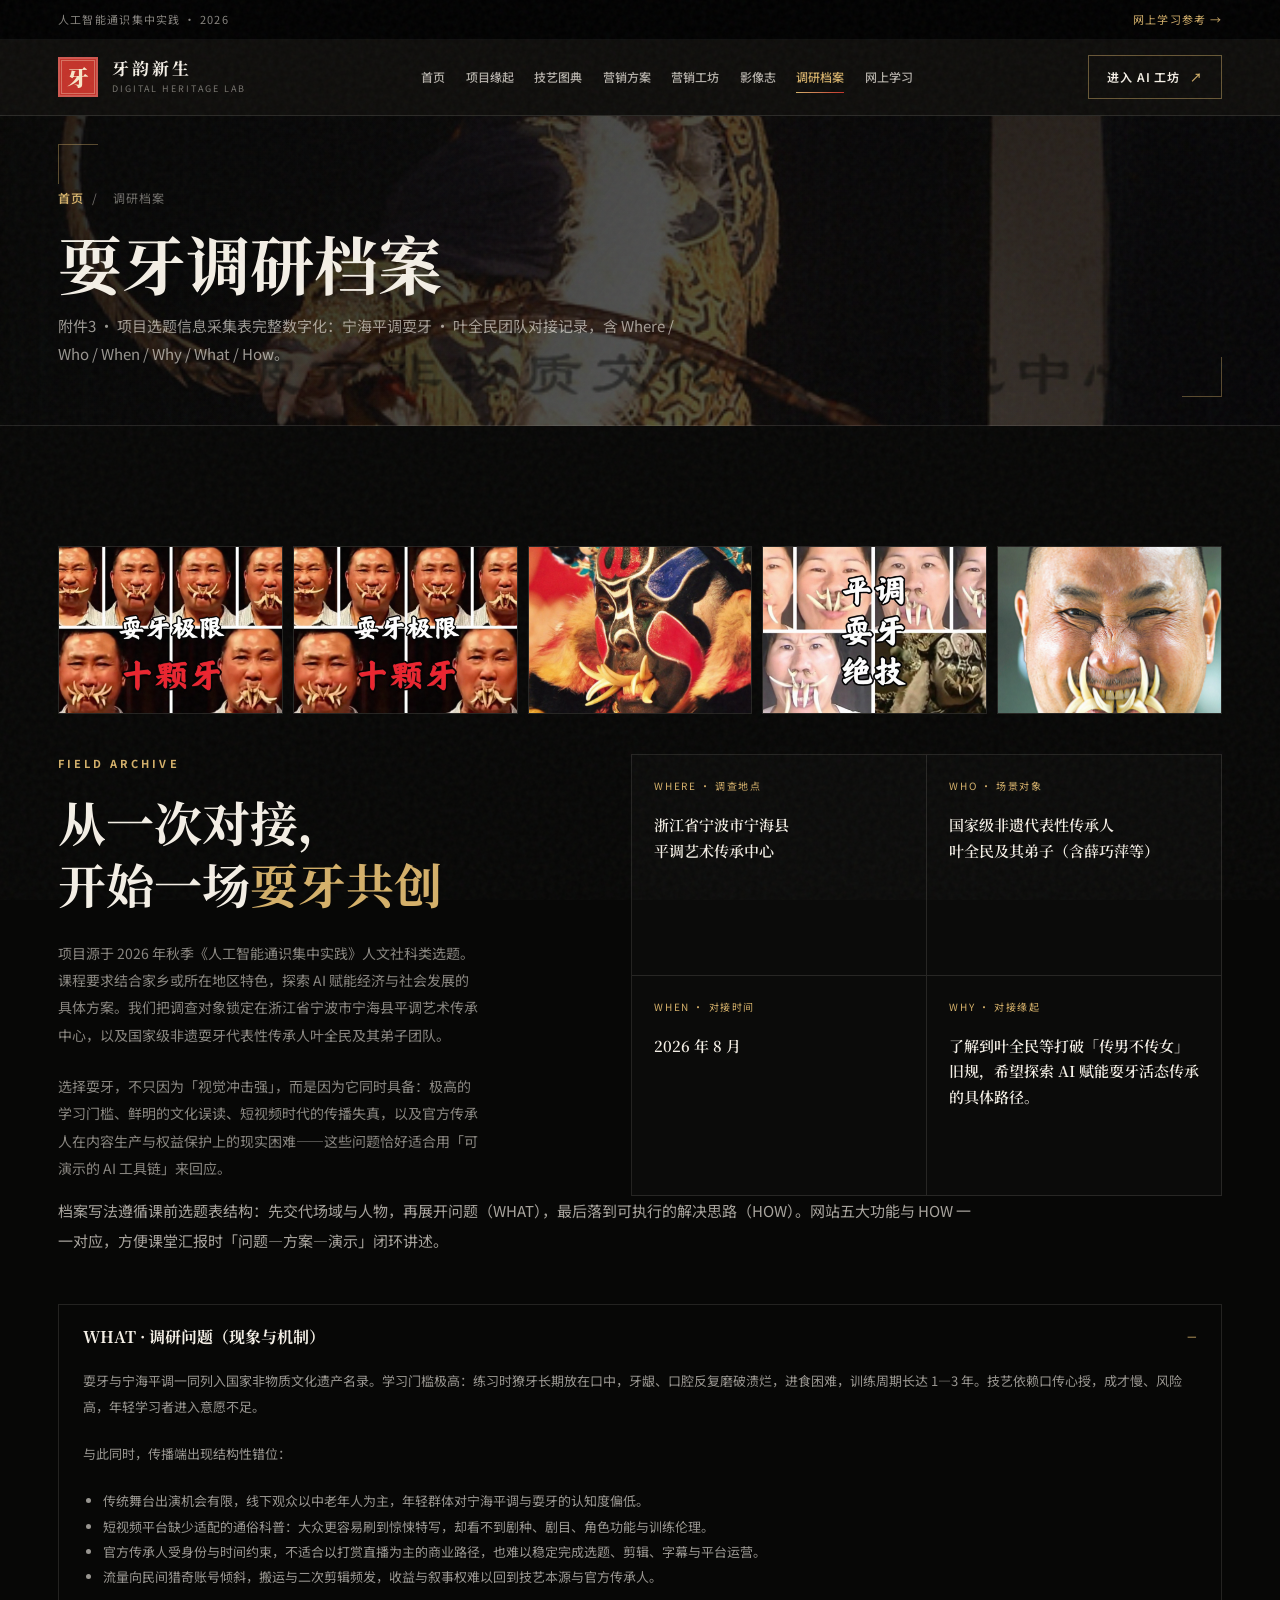
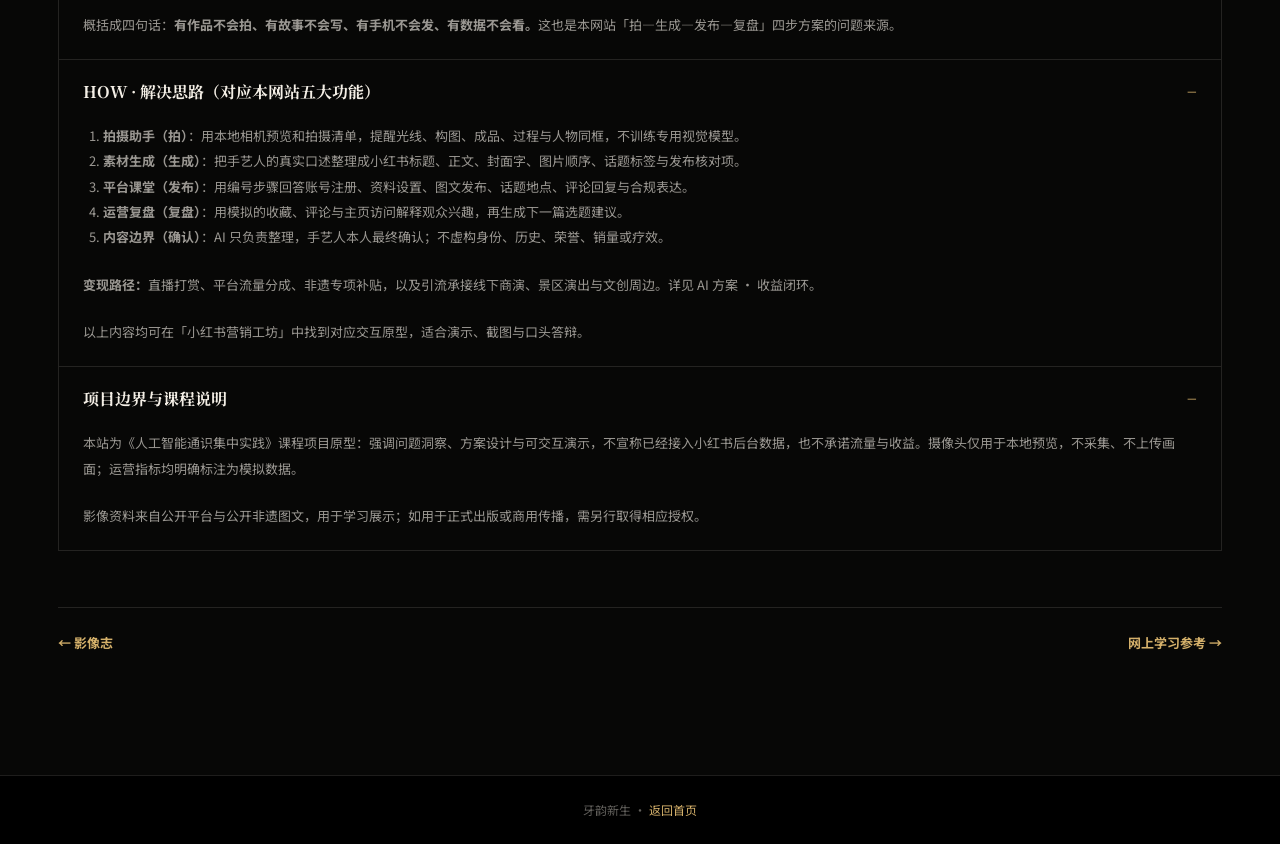
<file: html/about.html>
<!doctype html>
<html lang="zh-CN">
<head>
  <meta charset="UTF-8">
  <meta name="viewport" content="width=device-width, initial-scale=1.0">
  <title>调研档案｜牙韵新生</title>
  <link href="https://fonts.googleapis.com/css2?family=Noto+Serif+SC:wght@500;600;700;900&family=Noto+Sans+SC:wght@400;500;600;700&display=swap" rel="stylesheet">
  <link rel="stylesheet" href="../css/styles.css">
</head>
<body>
  <div class="grain" aria-hidden="true"></div>
  <div class="top-bar"><span>人工智能通识集中实践 · 2026</span><a href="learn.html">网上学习参考 →</a></div>
  <header class="site-header">
    <a class="brand" href="../index.html"><span class="brand-seal">牙</span><span><strong>牙韵新生</strong><small>DIGITAL HERITAGE LAB</small></span></a>
    <button class="menu-toggle" aria-label="打开导航" aria-expanded="false"><span></span><span></span></button>
    <nav class="nav-links">
      <a href="../index.html" data-page="home">首页</a>
      <a href="story.html" data-page="story">项目缘起</a>
      <a href="craft.html" data-page="craft">技艺图典</a>
      <a href="solutions.html" data-page="solutions">营销方案</a>
      <a href="lab.html" data-page="lab">营销工坊</a>
      <a href="video.html" data-page="video">影像志</a>
      <a href="about.html" data-page="about">调研档案</a>
      <a href="learn.html" data-page="learn">网上学习</a>
    </nav>
    <a class="nav-cta" href="lab.html">进入 AI 工坊 <span>↗</span></a>
  </header>

  <div class="page-banner" style="--banner-bg:url('../assets/images/shuaya-04-costume.jpg')">
    <div class="breadcrumb"><a href="../index.html">首页</a><span>/</span><span>调研档案</span></div>
    <h1>耍牙调研档案</h1>
    <p>附件3 · 项目选题信息采集表完整数字化：宁海平调耍牙 · 叶全民团队对接记录，含 Where / Who / When / Why / What / How。</p>
  </div>

  <main class="section">
    <div class="heritage-strip" aria-hidden="true">
      <img src="../assets/images/shuaya-01-ye.jpg" alt="">
      <img src="../assets/images/shuaya-08-ye-cover.jpg" alt="">
      <img src="../assets/images/shuaya-09-xue.jpg" alt="">
      <img src="../assets/images/shuaya-10-eight.jpg" alt="">
      <img src="../assets/images/shuaya-06-closeup.jpg" alt="">
    </div>

    <div class="about-grid">
      <div>
        <div class="section-label">FIELD ARCHIVE</div>
        <h2>从一次对接，<br>开始一场<span>耍牙共创</span></h2>
        <p>项目源于 2026 年秋季《人工智能通识集中实践》人文社科类选题。课程要求结合家乡或所在地区特色，探索 AI 赋能经济与社会发展的具体方案。我们把调查对象锁定在浙江省宁波市宁海县平调艺术传承中心，以及国家级非遗耍牙代表性传承人叶全民及其弟子团队。</p>
        <p>选择耍牙，不只因为「视觉冲击强」，而是因为它同时具备：极高的学习门槛、鲜明的文化误读、短视频时代的传播失真，以及官方传承人在内容生产与权益保护上的现实困难——这些问题恰好适合用「可演示的 AI 工具链」来回应。</p>
      </div>
      <dl>
        <div><dt>WHERE · 调查地点</dt><dd>浙江省宁波市宁海县<br>平调艺术传承中心</dd></div>
        <div><dt>WHO · 场景对象</dt><dd>国家级非遗代表性传承人<br>叶全民及其弟子（含薛巧萍等）</dd></div>
        <div><dt>WHEN · 对接时间</dt><dd>2026 年 8 月</dd></div>
        <div><dt>WHY · 对接缘起</dt><dd>了解到叶全民等打破「传男不传女」旧规，希望探索 AI 赋能耍牙活态传承的具体路径。</dd></div>
      </dl>
    </div>

    <div class="prose-panel">
      <p>档案写法遵循课前选题表结构：先交代场域与人物，再展开问题（WHAT），最后落到可执行的解决思路（HOW）。网站五大功能与 HOW 一一对应，方便课堂汇报时「问题—方案—演示」闭环讲述。</p>
    </div>

    <div class="research-detail">
      <details open>
        <summary>WHAT · 调研问题（现象与机制）</summary>
        <p>耍牙与宁海平调一同列入国家非物质文化遗产名录。学习门槛极高：练习时獠牙长期放在口中，牙龈、口腔反复磨破溃烂，进食困难，训练周期长达 1—3 年。技艺依赖口传心授，成才慢、风险高，年轻学习者进入意愿不足。</p>
        <p>与此同时，传播端出现结构性错位：</p>
        <ul>
          <li>传统舞台出演机会有限，线下观众以中老年人为主，年轻群体对宁海平调与耍牙的认知度偏低。</li>
          <li>短视频平台缺少适配的通俗科普：大众更容易刷到惊悚特写，却看不到剧种、剧目、角色功能与训练伦理。</li>
          <li>官方传承人受身份与时间约束，不适合以打赏直播为主的商业路径，也难以稳定完成选题、剪辑、字幕与平台运营。</li>
          <li>流量向民间猎奇账号倾斜，搬运与二次剪辑频发，收益与叙事权难以回到技艺本源与官方传承人。</li>
        </ul>
        <p>概括成四句话：<strong>有作品不会拍、有故事不会写、有手机不会发、有数据不会看。</strong>这也是本网站「拍—生成—发布—复盘」四步方案的问题来源。</p>
      </details>
      <details open>
        <summary>HOW · 解决思路（对应本网站五大功能）</summary>
        <ol>
          <li><strong>拍摄助手（拍）</strong>：用本地相机预览和拍摄清单，提醒光线、构图、成品、过程与人物同框，不训练专用视觉模型。</li>
          <li><strong>素材生成（生成）</strong>：把手艺人的真实口述整理成小红书标题、正文、封面字、图片顺序、话题标签与发布核对项。</li>
          <li><strong>平台课堂（发布）</strong>：用编号步骤回答账号注册、资料设置、图文发布、话题地点、评论回复与合规表达。</li>
          <li><strong>运营复盘（复盘）</strong>：用模拟的收藏、评论与主页访问解释观众兴趣，再生成下一篇选题建议。</li>
          <li><strong>内容边界（确认）</strong>：AI 只负责整理，手艺人本人最终确认；不虚构身份、历史、荣誉、销量或疗效。</li>
        </ol>
        <p><strong>变现路径：</strong>直播打赏、平台流量分成、非遗专项补贴，以及引流承接线下商演、景区演出与文创周边。详见 <a href="solutions.html#monetize">AI 方案 · 收益闭环</a>。</p>
        <p>以上内容均可在「小红书营销工坊」中找到对应交互原型，适合演示、截图与口头答辩。</p>
      </details>
      <details open>
        <summary>项目边界与课程说明</summary>
        <p>本站为《人工智能通识集中实践》课程项目原型：强调问题洞察、方案设计与可交互演示，不宣称已经接入小红书后台数据，也不承诺流量与收益。摄像头仅用于本地预览，不采集、不上传画面；运营指标均明确标注为模拟数据。</p>
        <p>影像资料来自公开平台与公开非遗图文，用于学习展示；如用于正式出版或商用传播，需另行取得相应授权。</p>
      </details>
    </div>

    <div class="page-nav-row">
      <a href="video.html">← 影像志</a>
      <a href="learn.html">网上学习参考 →</a>
    </div>
  </main>

  <footer class="site-footer compact"><p>牙韵新生 · <a href="../index.html">返回首页</a></p></footer>
  <script src="../js/common.js"></script>
</body>
</html>
</file>
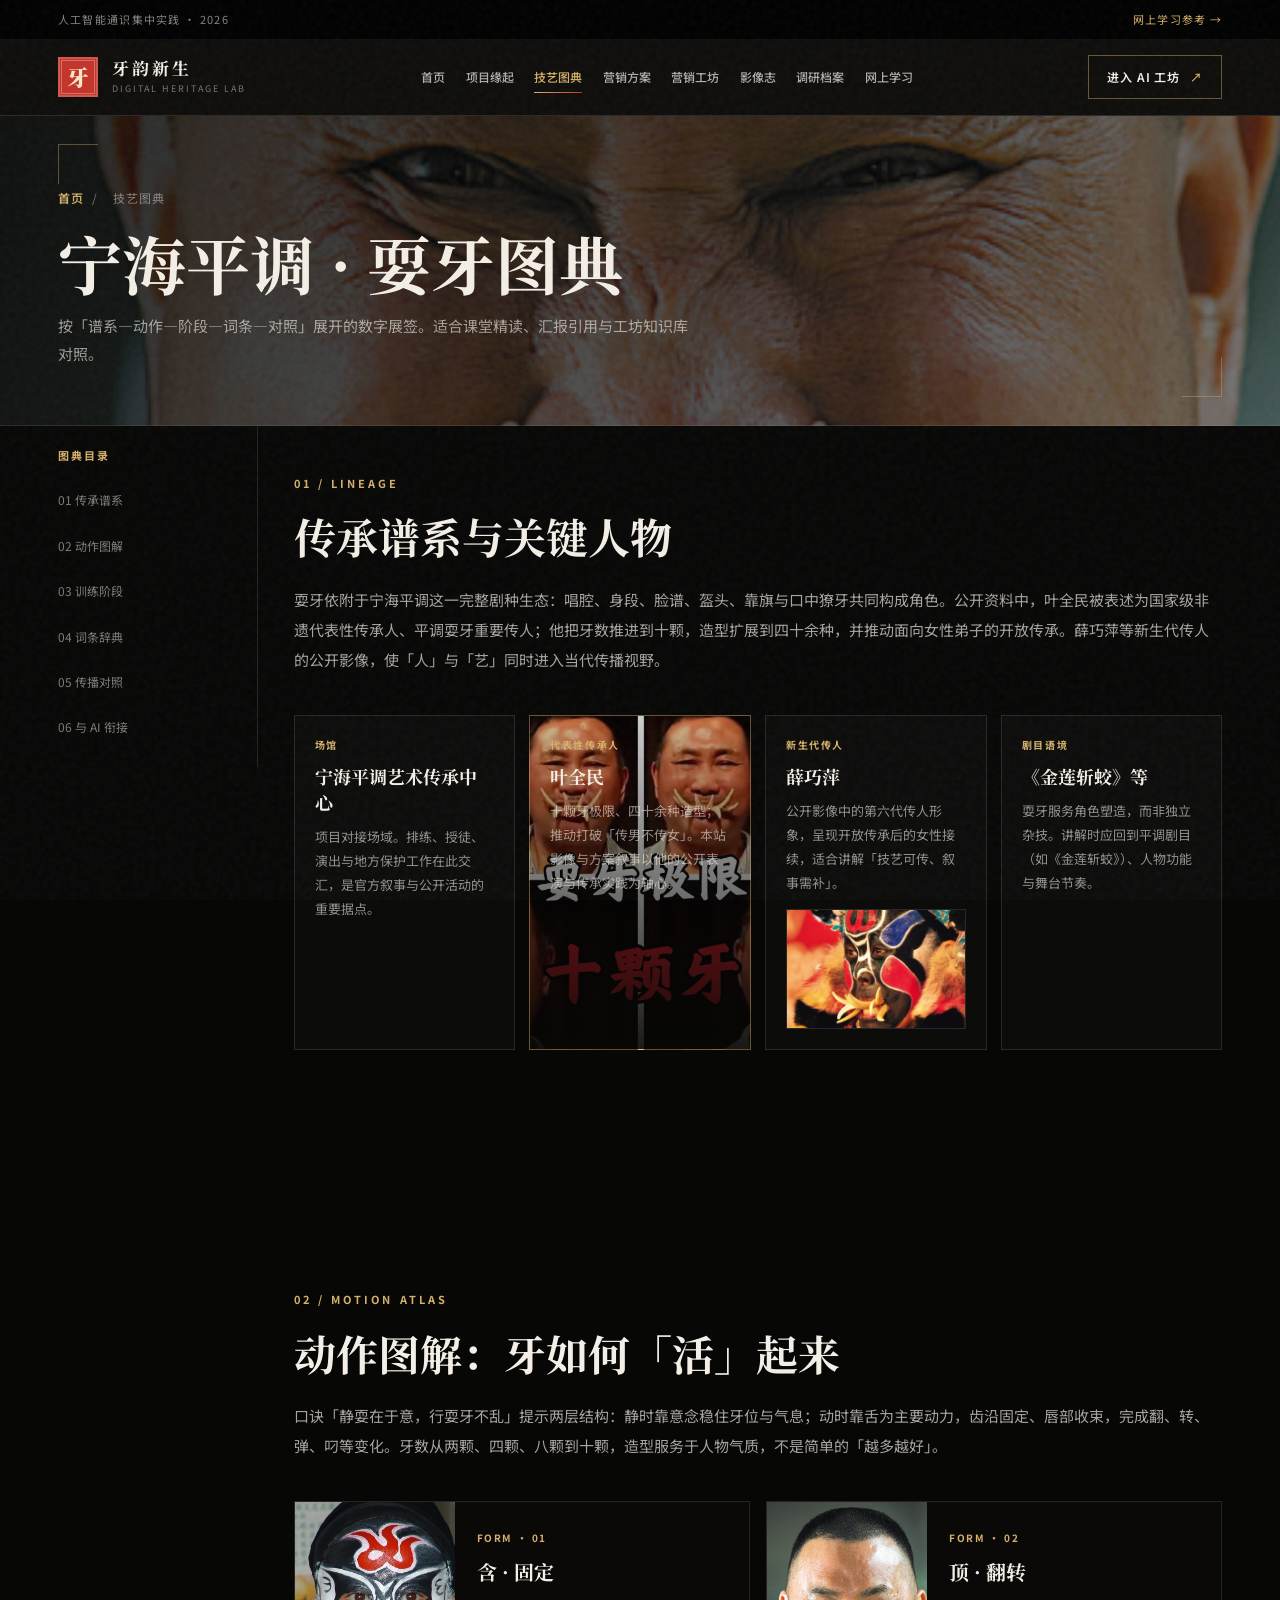
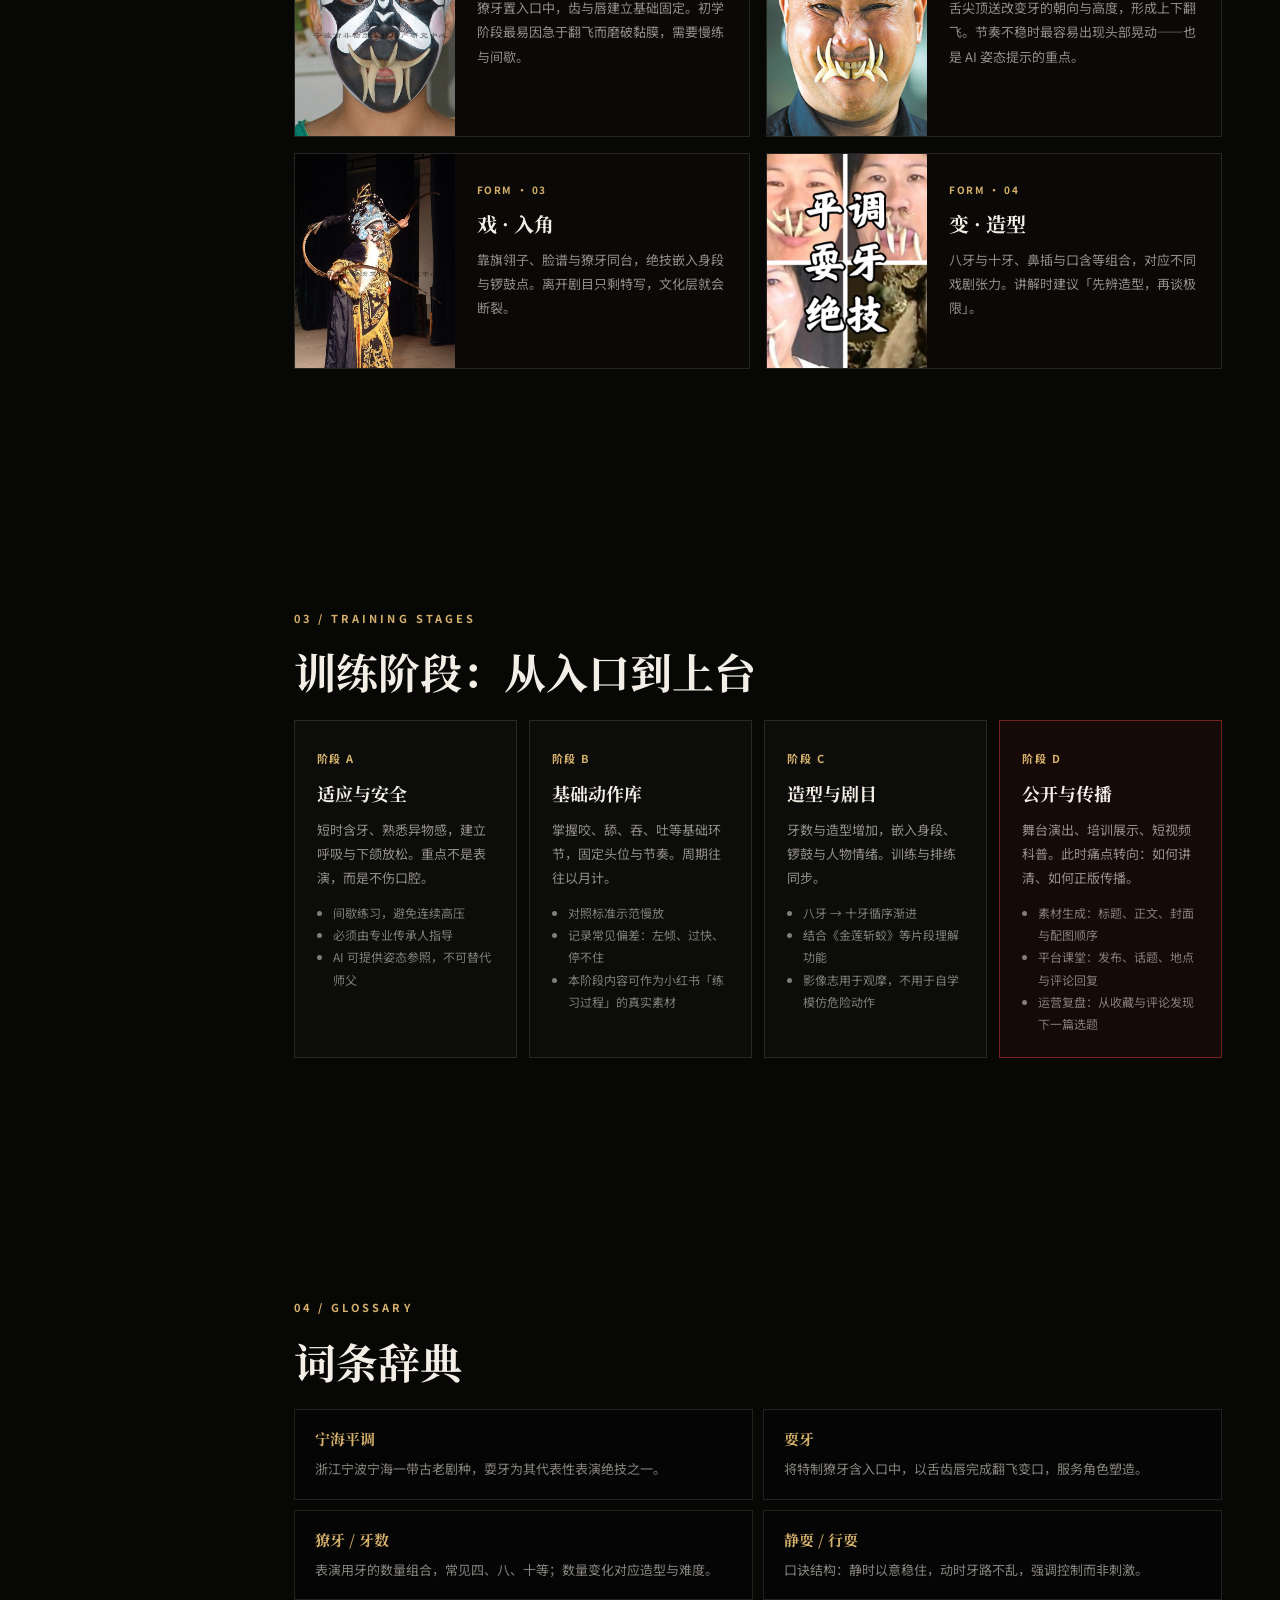
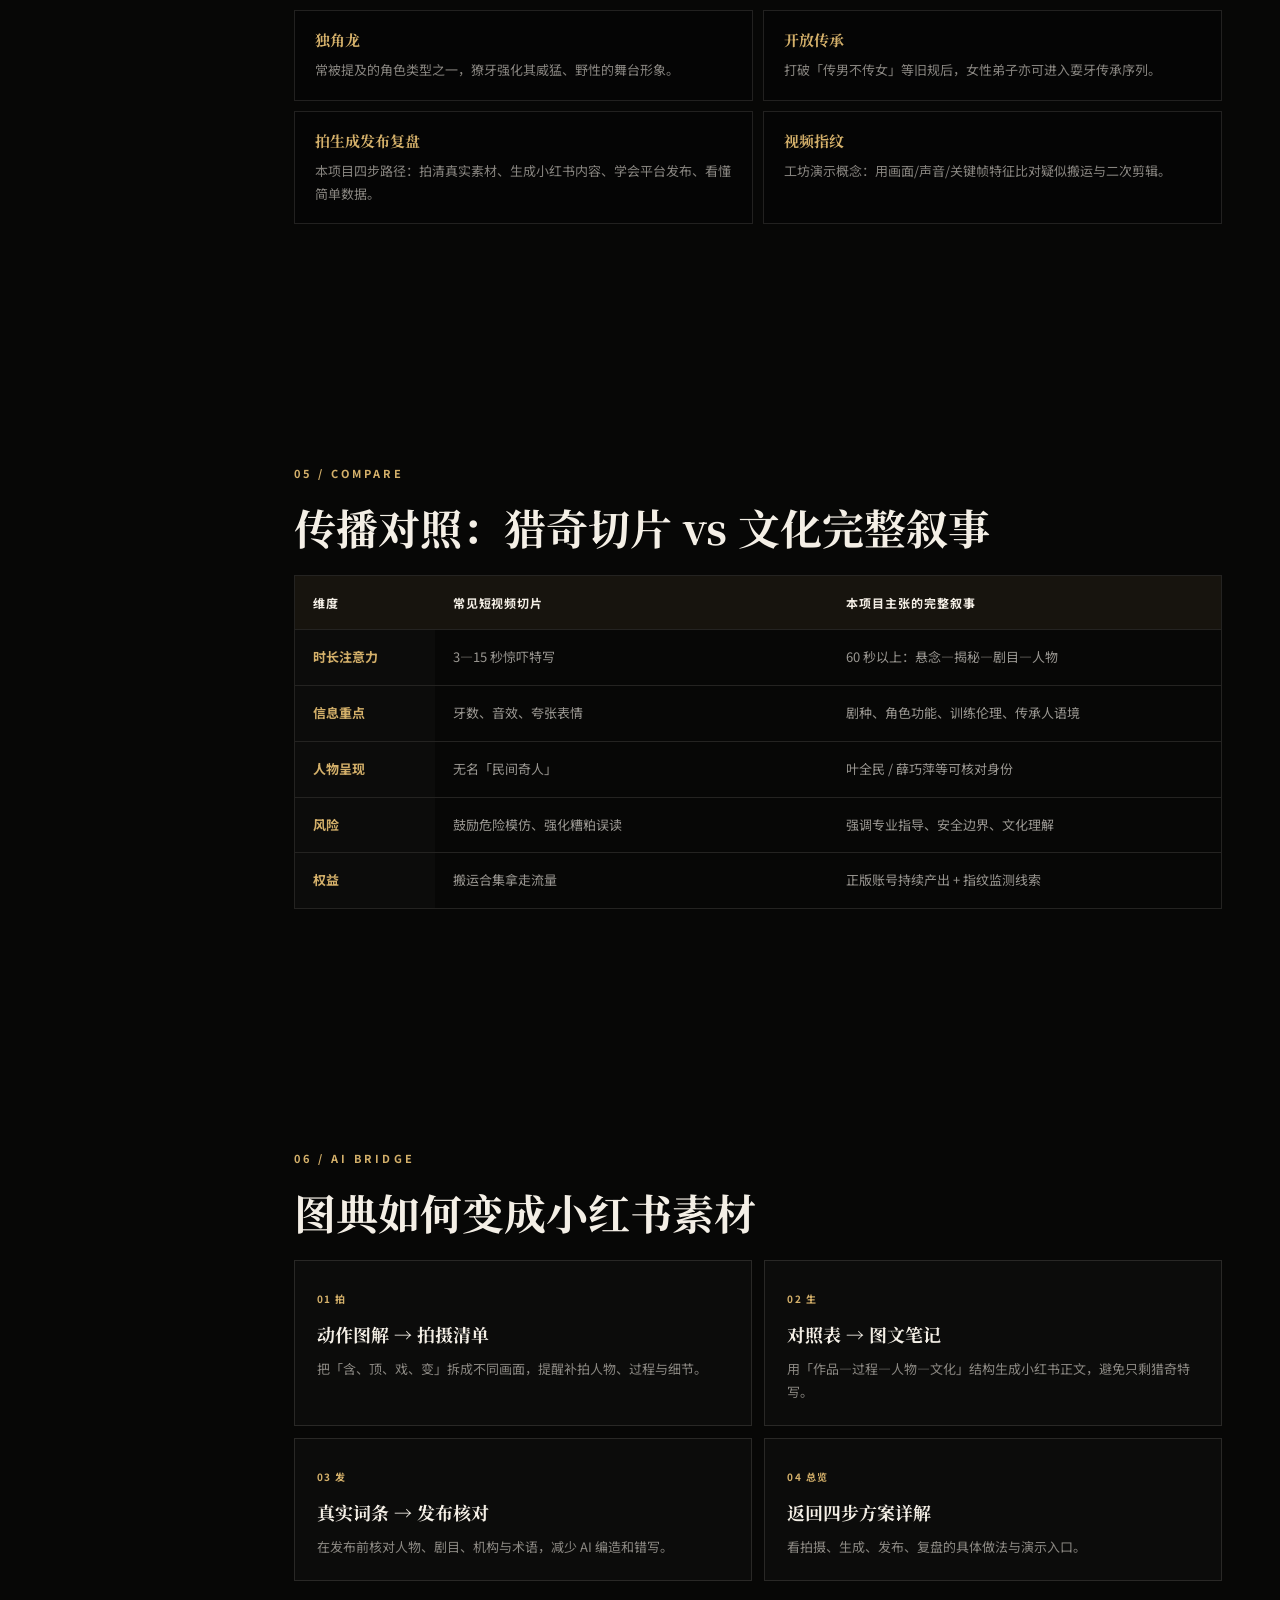
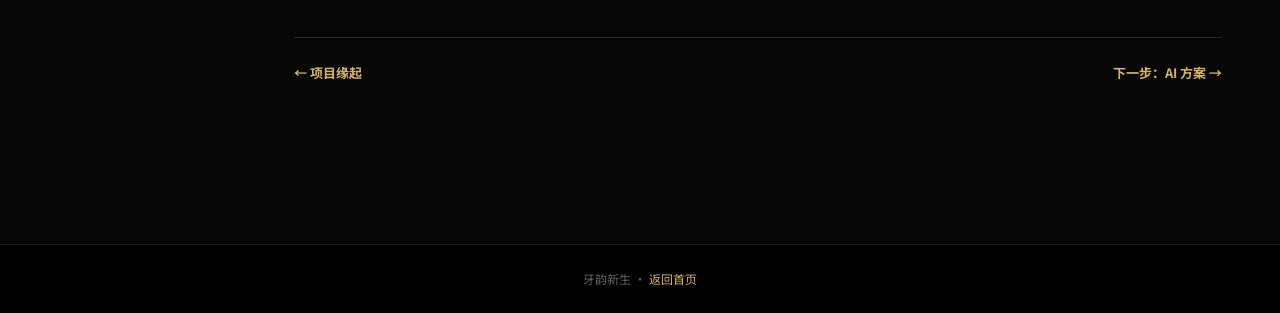
<file: html/craft.html>
<!doctype html>
<html lang="zh-CN">
<head>
  <meta charset="UTF-8">
  <meta name="viewport" content="width=device-width, initial-scale=1.0">
  <title>技艺图典｜牙韵新生</title>
  <link href="https://fonts.googleapis.com/css2?family=Noto+Serif+SC:wght@500;600;700;900&family=Noto+Sans+SC:wght@400;500;600;700&display=swap" rel="stylesheet">
  <link rel="stylesheet" href="../css/styles.css">
</head>
<body>
  <div class="grain" aria-hidden="true"></div>
  <div class="top-bar"><span>人工智能通识集中实践 · 2026</span><a href="learn.html">网上学习参考 →</a></div>
  <header class="site-header">
    <a class="brand" href="../index.html"><span class="brand-seal">牙</span><span><strong>牙韵新生</strong><small>DIGITAL HERITAGE LAB</small></span></a>
    <button class="menu-toggle" aria-label="打开导航" aria-expanded="false"><span></span><span></span></button>
    <nav class="nav-links">
      <a href="../index.html" data-page="home">首页</a>
      <a href="story.html" data-page="story">项目缘起</a>
      <a href="craft.html" data-page="craft">技艺图典</a>
      <a href="solutions.html" data-page="solutions">营销方案</a>
      <a href="lab.html" data-page="lab">营销工坊</a>
      <a href="video.html" data-page="video">影像志</a>
      <a href="about.html" data-page="about">调研档案</a>
      <a href="learn.html" data-page="learn">网上学习</a>
    </nav>
    <a class="nav-cta" href="lab.html">进入 AI 工坊 <span>↗</span></a>
  </header>

  <div class="page-banner" style="--banner-bg:url('../assets/images/shuaya-06-closeup.jpg')">
    <div class="breadcrumb"><a href="../index.html">首页</a><span>/</span><span>技艺图典</span></div>
    <h1>宁海平调 · 耍牙图典</h1>
    <p>按「谱系—动作—阶段—词条—对照」展开的数字展签。适合课堂精读、汇报引用与工坊知识库对照。</p>
  </div>

  <div class="dossier-layout">
    <aside class="chapter-nav" aria-label="图典目录">
      <strong>图典目录</strong>
      <a href="#sec-lineage">01 传承谱系</a>
      <a href="#sec-atlas">02 动作图解</a>
      <a href="#sec-stages">03 训练阶段</a>
      <a href="#sec-glossary">04 词条辞典</a>
      <a href="#sec-compare">05 传播对照</a>
      <a href="#sec-ai">06 与 AI 衔接</a>
    </aside>

    <div class="dossier-main">
      <section class="section" id="sec-lineage" style="padding-top:48px">
        <div class="section-label">01 / LINEAGE</div>
        <h2 class="dossier-title">传承谱系与关键人物</h2>
        <div class="prose-panel">
          <p>耍牙依附于宁海平调这一完整剧种生态：唱腔、身段、脸谱、盔头、靠旗与口中獠牙共同构成角色。公开资料中，叶全民被表述为国家级非遗代表性传承人、平调耍牙重要传人；他把牙数推进到十颗，造型扩展到四十余种，并推动面向女性弟子的开放传承。薛巧萍等新生代传人的公开影像，使「人」与「艺」同时进入当代传播视野。</p>
        </div>
        <div class="lineage-track">
          <article class="lineage-node">
            <span>场馆</span>
            <h3>宁海平调艺术传承中心</h3>
            <p>项目对接场域。排练、授徒、演出与地方保护工作在此交汇，是官方叙事与公开活动的重要据点。</p>
          </article>
          <article class="lineage-node featured">
            <span>代表性传承人</span>
            <h3>叶全民</h3>
            <p>十颗牙极限、四十余种造型；推动打破「传男不传女」。本站影像与方案叙事以他的公开表演与传承实践为轴心。</p>
            <img src="../assets/images/shuaya-01-ye.jpg" alt="叶全民耍牙">
          </article>
          <article class="lineage-node">
            <span>新生代传人</span>
            <h3>薛巧萍</h3>
            <p>公开影像中的第六代传人形象，呈现开放传承后的女性接续，适合讲解「技艺可传、叙事需补」。</p>
            <img src="../assets/images/shuaya-09-xue.jpg" alt="薛巧萍">
          </article>
          <article class="lineage-node">
            <span>剧目语境</span>
            <h3>《金莲斩蛟》等</h3>
            <p>耍牙服务角色塑造，而非独立杂技。讲解时应回到平调剧目（如《金莲斩蛟》）、人物功能与舞台节奏。</p>
          </article>
        </div>
      </section>

      <section class="section" id="sec-atlas">
        <div class="section-label">02 / MOTION ATLAS</div>
        <h2 class="dossier-title">动作图解：牙如何「活」起来</h2>
        <div class="prose-panel">
          <p>口诀「静耍在于意，行耍牙不乱」提示两层结构：静时靠意念稳住牙位与气息；动时靠舌为主要动力，齿沿固定、唇部收束，完成翻、转、弹、叼等变化。牙数从两颗、四颗、八颗到十颗，造型服务于人物气质，不是简单的「越多越好」。</p>
        </div>
        <div class="atlas-grid">
          <article class="atlas-card">
            <img src="../assets/images/shuaya-05-makeup.jpg" alt="脸谱四牙">
            <div>
              <small>FORM · 01</small>
              <h3>含 · 固定</h3>
              <p>獠牙置入口中，齿与唇建立基础固定。初学阶段最易因急于翻飞而磨破黏膜，需要慢练与间歇。</p>
            </div>
          </article>
          <article class="atlas-card">
            <img src="../assets/images/shuaya-06-closeup.jpg" alt="八牙特写">
            <div>
              <small>FORM · 02</small>
              <h3>顶 · 翻转</h3>
              <p>舌尖顶送改变牙的朝向与高度，形成上下翻飞。节奏不稳时最容易出现头部晃动——也是 AI 姿态提示的重点。</p>
            </div>
          </article>
          <article class="atlas-card">
            <img src="../assets/images/shuaya-04-costume.jpg" alt="全装舞台">
            <div>
              <small>FORM · 03</small>
              <h3>戏 · 入角</h3>
              <p>靠旗翎子、脸谱与獠牙同台，绝技嵌入身段与锣鼓点。离开剧目只剩特写，文化层就会断裂。</p>
            </div>
          </article>
          <article class="atlas-card">
            <img src="../assets/images/shuaya-10-eight.jpg" alt="八牙造型">
            <div>
              <small>FORM · 04</small>
              <h3>变 · 造型</h3>
              <p>八牙与十牙、鼻插与口含等组合，对应不同戏剧张力。讲解时建议「先辨造型，再谈极限」。</p>
            </div>
          </article>
        </div>
      </section>

      <section class="section" id="sec-stages">
        <div class="section-label">03 / TRAINING STAGES</div>
        <h2 class="dossier-title">训练阶段：从入口到上台</h2>
        <div class="stage-board">
          <div class="stage-col">
            <b>阶段 A</b>
            <h3>适应与安全</h3>
            <p>短时含牙、熟悉异物感，建立呼吸与下颌放松。重点不是表演，而是不伤口腔。</p>
            <ul>
              <li>间歇练习，避免连续高压</li>
              <li>必须由专业传承人指导</li>
              <li>AI 可提供姿态参照，不可替代师父</li>
            </ul>
          </div>
          <div class="stage-col">
            <b>阶段 B</b>
            <h3>基础动作库</h3>
            <p>掌握咬、舔、吞、吐等基础环节，固定头位与节奏。周期往往以月计。</p>
            <ul>
              <li>对照标准示范慢放</li>
              <li>记录常见偏差：左倾、过快、停不住</li>
              <li>本阶段内容可作为小红书「练习过程」的真实素材</li>
            </ul>
          </div>
          <div class="stage-col">
            <b>阶段 C</b>
            <h3>造型与剧目</h3>
            <p>牙数与造型增加，嵌入身段、锣鼓与人物情绪。训练与排练同步。</p>
            <ul>
              <li>八牙 → 十牙循序渐进</li>
              <li>结合《金莲斩蛟》等片段理解功能</li>
              <li>影像志用于观摩，不用于自学模仿危险动作</li>
            </ul>
          </div>
          <div class="stage-col accent">
            <b>阶段 D</b>
            <h3>公开与传播</h3>
            <p>舞台演出、培训展示、短视频科普。此时痛点转向：如何讲清、如何正版传播。</p>
            <ul>
              <li>素材生成：标题、正文、封面与配图顺序</li>
              <li>平台课堂：发布、话题、地点与评论回复</li>
              <li>运营复盘：从收藏与评论发现下一篇选题</li>
            </ul>
          </div>
        </div>
      </section>

      <section class="section" id="sec-glossary">
        <div class="section-label">04 / GLOSSARY</div>
        <h2 class="dossier-title">词条辞典</h2>
        <div class="glossary-grid">
          <div class="glossary-item"><strong>宁海平调</strong><p>浙江宁波宁海一带古老剧种，耍牙为其代表性表演绝技之一。</p></div>
          <div class="glossary-item"><strong>耍牙</strong><p>将特制獠牙含入口中，以舌齿唇完成翻飞变口，服务角色塑造。</p></div>
          <div class="glossary-item"><strong>獠牙 / 牙数</strong><p>表演用牙的数量组合，常见四、八、十等；数量变化对应造型与难度。</p></div>
          <div class="glossary-item"><strong>静耍 / 行耍</strong><p>口诀结构：静时以意稳住，动时牙路不乱，强调控制而非刺激。</p></div>
          <div class="glossary-item"><strong>独角龙</strong><p>常被提及的角色类型之一，獠牙强化其威猛、野性的舞台形象。</p></div>
          <div class="glossary-item"><strong>开放传承</strong><p>打破「传男不传女」等旧规后，女性弟子亦可进入耍牙传承序列。</p></div>
          <div class="glossary-item"><strong>拍生成发布复盘</strong><p>本项目四步路径：拍清真实素材、生成小红书内容、学会平台发布、看懂简单数据。</p></div>
          <div class="glossary-item"><strong>视频指纹</strong><p>工坊演示概念：用画面/声音/关键帧特征比对疑似搬运与二次剪辑。</p></div>
        </div>
      </section>

      <section class="section" id="sec-compare">
        <div class="section-label">05 / COMPARE</div>
        <h2 class="dossier-title">传播对照：猎奇切片 vs 文化完整叙事</h2>
        <div class="compare-table" role="table">
          <div class="compare-row head" role="row">
            <div>维度</div><div>常见短视频切片</div><div>本项目主张的完整叙事</div>
          </div>
          <div class="compare-row" role="row">
            <div>时长注意力</div><div>3—15 秒惊吓特写</div><div>60 秒以上：悬念—揭秘—剧目—人物</div>
          </div>
          <div class="compare-row" role="row">
            <div>信息重点</div><div>牙数、音效、夸张表情</div><div>剧种、角色功能、训练伦理、传承人语境</div>
          </div>
          <div class="compare-row" role="row">
            <div>人物呈现</div><div>无名「民间奇人」</div><div>叶全民 / 薛巧萍等可核对身份</div>
          </div>
          <div class="compare-row" role="row">
            <div>风险</div><div>鼓励危险模仿、强化糟粕误读</div><div>强调专业指导、安全边界、文化理解</div>
          </div>
          <div class="compare-row" role="row">
            <div>权益</div><div>搬运合集拿走流量</div><div>正版账号持续产出 + 指纹监测线索</div>
          </div>
        </div>
      </section>

      <section class="section" id="sec-ai">
        <div class="section-label">06 / AI BRIDGE</div>
        <h2 class="dossier-title">图典如何变成小红书素材</h2>
        <div class="bridge-grid">
          <a class="bridge-card" href="lab.html?tab=motion">
            <small>01 拍</small>
            <h3>动作图解 → 拍摄清单</h3>
            <p>把「含、顶、戏、变」拆成不同画面，提醒补拍人物、过程与细节。</p>
          </a>
          <a class="bridge-card" href="lab.html?tab=script">
            <small>02 生</small>
            <h3>对照表 → 图文笔记</h3>
            <p>用「作品—过程—人物—文化」结构生成小红书正文，避免只剩猎奇特写。</p>
          </a>
          <a class="bridge-card" href="lab.html?tab=qa">
            <small>03 发</small>
            <h3>真实词条 → 发布核对</h3>
            <p>在发布前核对人物、剧目、机构与术语，减少 AI 编造和错写。</p>
          </a>
          <a class="bridge-card" href="solutions.html">
            <small>04 总览</small>
            <h3>返回四步方案详解</h3>
            <p>看拍摄、生成、发布、复盘的具体做法与演示入口。</p>
          </a>
        </div>
        <div class="page-nav-row">
          <a href="story.html">← 项目缘起</a>
          <a href="solutions.html">下一步：AI 方案 →</a>
        </div>
      </section>
    </div>
  </div>

  <footer class="site-footer compact"><p>牙韵新生 · <a href="../index.html">返回首页</a></p></footer>
  <script src="../js/common.js"></script>
</body>
</html>
</file>
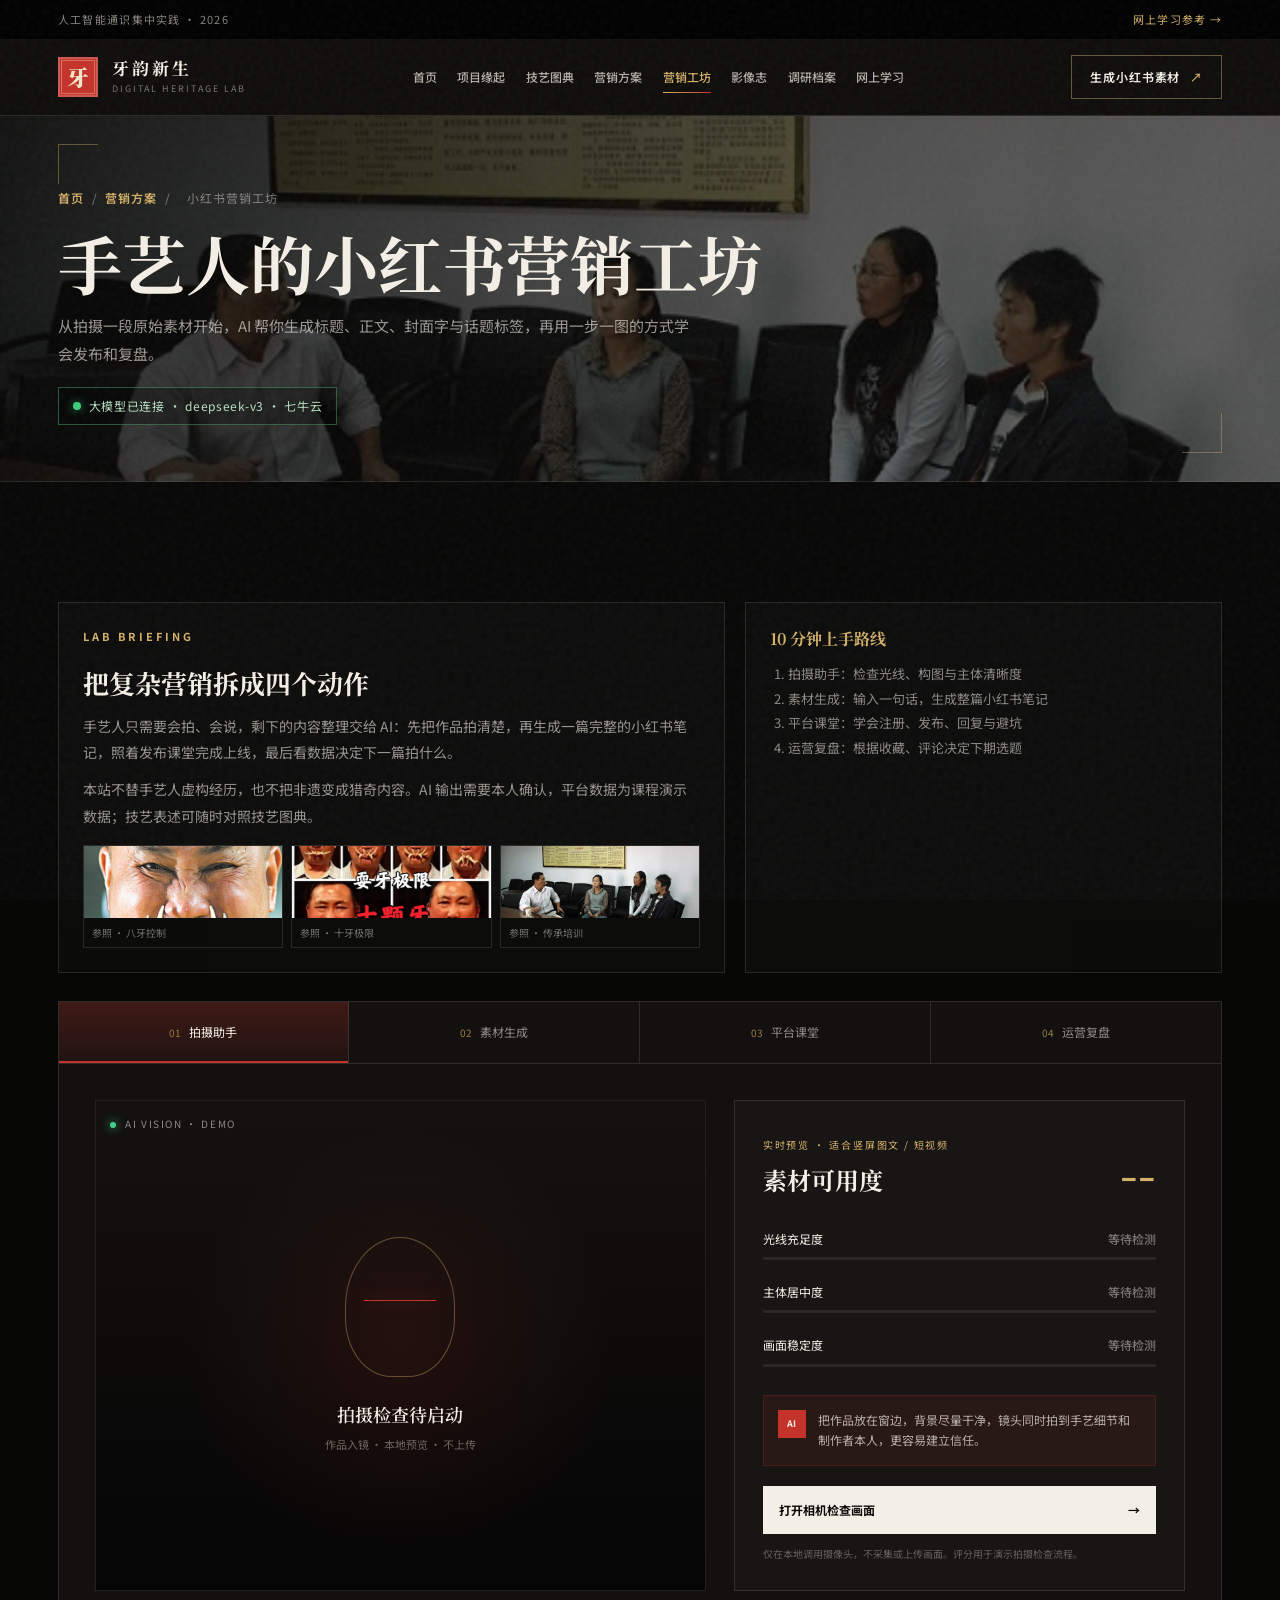
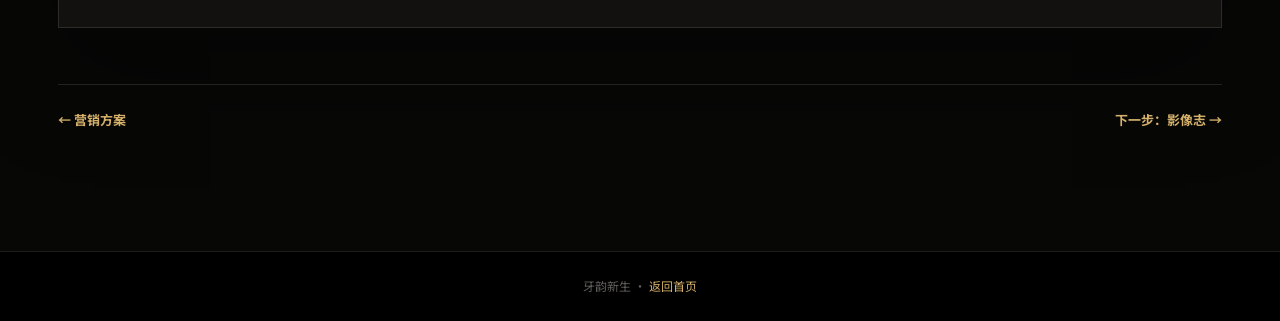
<file: html/lab.html>
<!doctype html>
<html lang="zh-CN">
<head>
  <meta charset="UTF-8">
  <meta name="viewport" content="width=device-width, initial-scale=1.0">
  <title>小红书营销工坊｜牙韵新生</title>
  <link href="https://fonts.googleapis.com/css2?family=Noto+Serif+SC:wght@500;600;700;900&family=Noto+Sans+SC:wght@400;500;600;700&display=swap" rel="stylesheet">
  <link rel="stylesheet" href="../css/styles.css">
</head>
<body>
  <div class="grain" aria-hidden="true"></div>
  <div class="top-bar"><span>人工智能通识集中实践 · 2026</span><a href="learn.html">网上学习参考 →</a></div>
  <header class="site-header">
    <a class="brand" href="../index.html"><span class="brand-seal">牙</span><span><strong>牙韵新生</strong><small>DIGITAL HERITAGE LAB</small></span></a>
    <button class="menu-toggle" aria-label="打开导航" aria-expanded="false"><span></span><span></span></button>
    <nav class="nav-links">
      <a href="../index.html" data-page="home">首页</a>
      <a href="story.html" data-page="story">项目缘起</a>
      <a href="craft.html" data-page="craft">技艺图典</a>
      <a href="solutions.html" data-page="solutions">营销方案</a>
      <a href="lab.html" data-page="lab">营销工坊</a>
      <a href="video.html" data-page="video">影像志</a>
      <a href="about.html" data-page="about">调研档案</a>
      <a href="learn.html" data-page="learn">网上学习</a>
    </nav>
    <a class="nav-cta" href="lab.html">生成小红书素材 <span>↗</span></a>
  </header>

  <div class="page-banner" style="--banner-bg:url('../assets/images/shuaya-07-training.jpg')">
    <div class="breadcrumb"><a href="../index.html">首页</a><span>/</span><a href="solutions.html">营销方案</a><span>/</span><span>小红书营销工坊</span></div>
    <h1>手艺人的小红书营销工坊</h1>
    <p>从拍摄一段原始素材开始，AI 帮你生成标题、正文、封面字与话题标签，再用一步一图的方式学会发布和复盘。</p>
    <div class="ai-status" id="ai-status">正在检测大模型连接…</div>
  </div>

  <main class="section">
    <div class="lab-brief">
      <div class="lab-brief-main">
        <div class="section-label">LAB BRIEFING</div>
        <h2>把复杂营销拆成四个动作</h2>
        <p>手艺人只需要会拍、会说，剩下的内容整理交给 AI：先把作品拍清楚，再生成一篇完整的小红书笔记，照着发布课堂完成上线，最后看数据决定下一篇拍什么。</p>
        <p>本站不替手艺人虚构经历，也不把非遗变成猎奇内容。AI 输出需要本人确认，平台数据为课程演示数据；技艺表述可随时对照<a href="craft.html">技艺图典</a>。</p>
        <div class="ref-strip">
          <figure><img src="../assets/images/shuaya-06-closeup.jpg" alt=""><figcaption>参照 · 八牙控制</figcaption></figure>
          <figure><img src="../assets/images/shuaya-01-ye.jpg" alt=""><figcaption>参照 · 十牙极限</figcaption></figure>
          <figure><img src="../assets/images/shuaya-07-training.jpg" alt=""><figcaption>参照 · 传承培训</figcaption></figure>
        </div>
      </div>
      <div class="lab-brief-side">
        <h3>10 分钟上手路线</h3>
        <ol>
          <li>拍摄助手：检查光线、构图与主体清晰度</li>
          <li>素材生成：输入一句话，生成整篇小红书笔记</li>
          <li>平台课堂：学会注册、发布、回复与避坑</li>
          <li>运营复盘：根据收藏、评论决定下期选题</li>
        </ol>
      </div>
    </div>

    <div class="lab-shell">
      <div class="lab-tabs" role="tablist">
        <button role="tab" aria-selected="true" data-tab="motion"><span>01</span>拍摄助手</button>
        <button role="tab" aria-selected="false" data-tab="script"><span>02</span>素材生成</button>
        <button role="tab" aria-selected="false" data-tab="qa"><span>03</span>平台课堂</button>
        <button role="tab" aria-selected="false" data-tab="data"><span>04</span>运营复盘</button>
      </div>

      <div class="lab-panel active" id="panel-motion" role="tabpanel">
        <div class="camera-wrap">
          <video id="camera" autoplay playsinline muted></video>
          <div class="camera-placeholder" id="camera-placeholder">
            <div class="face-scan"><i></i></div>
            <strong>拍摄检查待启动</strong>
            <small>作品入镜 · 本地预览 · 不上传</small>
          </div>
          <canvas id="pose-overlay"></canvas>
          <div class="camera-status"><i></i> AI VISION · DEMO</div>
          <div class="scan-line"></div>
        </div>
        <div class="analysis-card">
          <div class="panel-title"><div><small>实时预览 · 适合竖屏图文 / 短视频</small><h3>素材可用度</h3></div><strong id="score">--</strong></div>
          <div class="metric"><div><span>光线充足度</span><b id="metric-one">等待检测</b></div><i><em id="bar-one"></em></i></div>
          <div class="metric"><div><span>主体居中度</span><b id="metric-two">等待检测</b></div><i><em id="bar-two"></em></i></div>
          <div class="metric"><div><span>画面稳定度</span><b id="metric-three">等待检测</b></div><i><em id="bar-three"></em></i></div>
          <div class="ai-tip"><span>AI</span><p id="motion-tip">把作品放在窗边，背景尽量干净，镜头同时拍到手艺细节和制作者本人，更容易建立信任。</p></div>
          <button class="panel-button" id="start-camera">打开相机检查画面 <span>→</span></button>
          <small class="privacy-note">仅在本地调用摄像头，不采集或上传画面。评分用于演示拍摄检查流程。</small>
        </div>
      </div>

      <div class="lab-panel" id="panel-script" role="tabpanel">
        <div class="form-card">
          <span class="step-badge">AI CREATOR</span>
          <h3>小红书素材生成台 · 大模型</h3>
          <p>输入作品和故事，AI 一次生成标题、正文、封面字、配图清单与话题标签；所有内容都可以复制后再人工修改。</p>
          <div class="creator-tabs">
            <button type="button" class="creator-tab active" data-creator="script">图文笔记</button>
            <button type="button" class="creator-tab" data-creator="subtitle">封面文案</button>
            <button type="button" class="creator-tab" data-creator="edit">发布清单</button>
          </div>
          <div class="creator-pane active" id="creator-script">
            <label>这次想介绍什么<input id="script-topic" value="叶全民展示宁海平调耍牙，讲讲十颗牙背后的练习与传承"></label>
            <div class="form-row">
              <label>想吸引谁<select id="script-audience"><option>周末出游的年轻人</option><option>传统手艺爱好者</option><option>亲子家庭</option><option>本地文化观众</option></select></label>
              <label>笔记长度<select id="script-duration"><option>精简 300 字</option><option>标准 500 字</option><option>故事型 800 字</option></select></label>
            </div>
            <button class="panel-button" id="generate-script">生成小红书整套素材 <span>✦</span></button>
          </div>
          <div class="creator-pane" id="creator-subtitle">
            <label>作品亮点 / 你最想说的话<textarea id="subtitle-text" rows="5">耍牙不是为了吓人，它是宁海平调塑造角色的一套表演程式。叶全民把牙数推进到十颗，背后是多年练习，也是几代人的传承。</textarea></label>
            <div class="form-row">
              <label>表达风格<select id="subtitle-style"><option>真诚故事感</option><option>知识科普</option><option>年轻口语</option></select></label>
              <label>封面字数<select id="subtitle-length"><option>12 字</option><option>8 字</option><option>15 字</option></select></label>
            </div>
            <button class="panel-button" id="generate-subtitle">生成标题与封面字 <span>⌁</span></button>
          </div>
          <div class="creator-pane" id="creator-edit">
            <label>现有素材<input id="edit-brief" value="3 张制作过程照片 + 1 张成品照 + 1 段传承人口述"></label>
            <label>发布形式<select id="edit-duration"><option>小红书图文</option><option>60 秒视频</option><option>图文 + 视频</option></select></label>
            <button class="panel-button" id="generate-edit">生成发布前检查清单 <span>✓</span></button>
            <small class="privacy-note">输出图片顺序、封面、定位、话题和发布前检查项，照着清单完成即可。</small>
          </div>
        </div>
        <div class="result-card">
          <div class="result-head"><span id="result-title">小红书笔记预览</span><button id="copy-script">复制全部</button></div>
          <div id="script-result" class="script-empty"><div>✦</div><p>左侧输入一句作品介绍<br>AI 帮你整理成可发布素材</p></div>
        </div>
      </div>

      <div class="lab-panel" id="panel-qa" role="tabpanel">
        <div class="knowledge-side">
          <span class="step-badge">PLATFORM CLASS</span>
          <h3>小红书发布课堂</h3>
          <p>不会用平台也没关系。点一个问题，就能得到只讲当前步骤的简单说明。</p>
          <div class="topic-cloud">
            <button>怎么注册账号</button><button>怎么发第一篇</button><button>图片怎么排序</button>
            <button>标题怎么写</button><button>怎么加话题</button><button>怎么添加地点</button>
            <button>评论怎么回复</button><button>什么时候发布</button><button>哪些词不能写</button>
            <button>数据在哪里看</button><button>如何避免虚假宣传</button>
          </div>
        </div>
        <div class="chat-card">
          <div class="chat-messages" id="chat-messages">
            <div class="chat ai"><span>AI</span><p>你好，我是手艺人平台助手。你可以直接点左侧问题，我会像操作说明书一样，一次只讲清一个步骤。</p></div>
          </div>
          <form class="chat-input" id="chat-form">
            <input id="chat-question" autocomplete="off" placeholder="输入问题，例如：第一篇笔记怎么发布？">
            <button aria-label="发送">↑</button>
          </form>
        </div>
      </div>

      <div class="lab-panel" id="panel-copyright" role="tabpanel">
        <div class="copyright-visual">
          <div class="radar"><span></span><b>VIDEO<br>FINGERPRINT</b></div>
          <h3>视频指纹监测</h3>
          <p>上传真实耍牙表演视频，演示「画面 / 声音 / 关键帧」指纹比对。下方提供已下载的公开素材，可直接用于课程演示。</p>
          <label class="upload-button">选择视频文件上传检测<input type="file" id="video-upload" accept="video/*"></label>
          <div class="sample-videos">
            <small>本机示例（B 站公开耍牙影像）</small>
            <button type="button" class="sample-video-btn" data-sample="../assets/videos/shuaya-ye-quanmin-10ya.mp4" data-label="叶全民 · 十颗牙极限">使用：叶全民十颗牙</button>
            <button type="button" class="sample-video-btn" data-sample="../assets/videos/shuaya-xue-qiaoping.mp4" data-label="薛巧萍 · 第六代传人">使用：薛巧萍传承</button>
            <button type="button" class="sample-video-btn" data-sample="../assets/videos/shuaya-eight-fangs.mp4" data-label="经典造型 · 八颗獠牙">使用：八牙经典造型</button>
            <a class="sample-open" href="../assets/videos/shuaya-ye-quanmin-10ya.mp4" download>下载叶全民视频</a>
            <a class="sample-open" href="../assets/videos/shuaya-xue-qiaoping.mp4" download>下载薛巧萍视频</a>
            <a class="sample-open" href="../assets/videos/shuaya-eight-fangs.mp4" download>下载八牙视频</a>
          </div>
        </div>
        <div class="monitor-list">
          <div class="monitor-head"><span>监测结果</span><small id="monitor-count">尚未开始</small></div>
          <div id="monitor-results" class="monitor-empty"><div>⌁</div><p>上传作品或点击左侧示例视频后，将展示疑似搬运标题、平台来源与相似度。</p></div>
        </div>
      </div>

      <div class="lab-panel" id="panel-data" role="tabpanel">
        <div class="insight-shell">
          <div class="insight-hero">
            <div>
              <span class="step-badge">XIAOHONGSHU REVIEW · 大模型可刷新</span>
              <h3>发布后，下一篇拍什么？</h3>
              <p>不用学复杂报表，只看收藏、评论和主页访问三个信号。系统把模拟数据翻译成下一篇选题，让手艺人知道哪些内容值得继续讲。</p>
            </div>
            <button class="panel-button insight-refresh" id="refresh-insight" type="button">大模型刷新洞察 <span>✦</span></button>
          </div>

          <div class="insight-layout">
            <div class="insight-main">
              <div class="insight-tip" id="insight-tip">
                <b>AI 建议 · 默认策略</b>
                <p id="insight-advice">收藏明显高于点赞，说明观众更需要“看得懂、能保存”的制作过程。下一篇建议拍一组「一件作品从材料到完成」的 6 图笔记，封面先放成品，正文再讲三个关键步骤，并在评论区邀请大家提问。</p>
              </div>

              <div class="insight-board" id="insight-board">
                <article class="insight-chip">
                  <strong>选题 A · 一件作品的诞生</strong>
                  <span>用 6 张图记录材料、工具、制作细节和成品，最适合第一次发笔记，也容易获得收藏。</span>
                </article>
                <article class="insight-chip">
                  <strong>选题 B · 手艺人的一天</strong>
                  <span>不只拍成品，也拍准备、排练和收工，让观众记住做手艺的人，而不只是一个猎奇片段。</span>
                </article>
                <article class="insight-chip">
                  <strong>选题 C · 一个细节讲明白</strong>
                  <span>每篇只解释一个观众常问的问题，例如“牙为什么不会掉”，并明确危险动作不可自行模仿。</span>
                </article>
                <article class="insight-chip">
                  <strong>选题 D · 来现场怎么看</strong>
                  <span>介绍场馆、演出时间和观看提示，把线上兴趣引导到真实文化空间；发布前再次核对地点信息。</span>
                </article>
              </div>

              <div class="insight-comments">
                <h4>高频评论样本（模拟）</h4>
                <ul id="insight-comments">
                  <li>「想看从准备材料到上台的完整过程。」</li>
                  <li>「这项手艺在哪里可以现场看到？」</li>
                  <li>「能不能讲讲叶老师一天怎么练习？」</li>
                  <li>「第一次知道它属于宁海平调，不只是绝技。」</li>
                </ul>
              </div>
            </div>

            <aside class="insight-side">
              <div class="chart-card compact">
                <div class="chart-head"><strong>观众兴趣分布</strong><small>模拟 · 近 30 天</small></div>
                <div class="bars" id="insight-bars">
                  <div style="--value:92%"><span>制作过程</span><i><em></em></i><b>92%</b></div>
                  <div style="--value:84%"><span>细节特写</span><i><em></em></i><b>84%</b></div>
                  <div style="--value:78%"><span>手艺人故事</span><i><em></em></i><b>78%</b></div>
                  <div style="--value:71%"><span>使用场景</span><i><em></em></i><b>71%</b></div>
                  <div style="--value:63%"><span>学徒日常</span><i><em></em></i><b>63%</b></div>
                  <div style="--value:48%"><span>成品展示</span><i><em></em></i><b>48%</b></div>
                </div>
              </div>
              <div class="insight-risk">
                <h4>传播风险提示</h4>
                <p>不要虚构传承年限、荣誉与销量，也不要只发危险动作特写。每篇至少保留人物/机构署名、文化背景与必要安全提示。</p>
              </div>
            </aside>
          </div>
        </div>
      </div>
    </div>
    <div class="page-nav-row">
      <a href="solutions.html">← 营销方案</a>
      <a href="video.html">下一步：影像志 →</a>
    </div>
  </main>

  <footer class="site-footer compact"><p>牙韵新生 · <a href="../index.html">返回首页</a></p></footer>
  <div class="toast" id="toast" role="status"></div>
  <script src="../js/common.js"></script>
  <script src="../js/qiniu-ai.js"></script>
  <script src="../js/lab.js"></script>
</body>
</html>
</file>
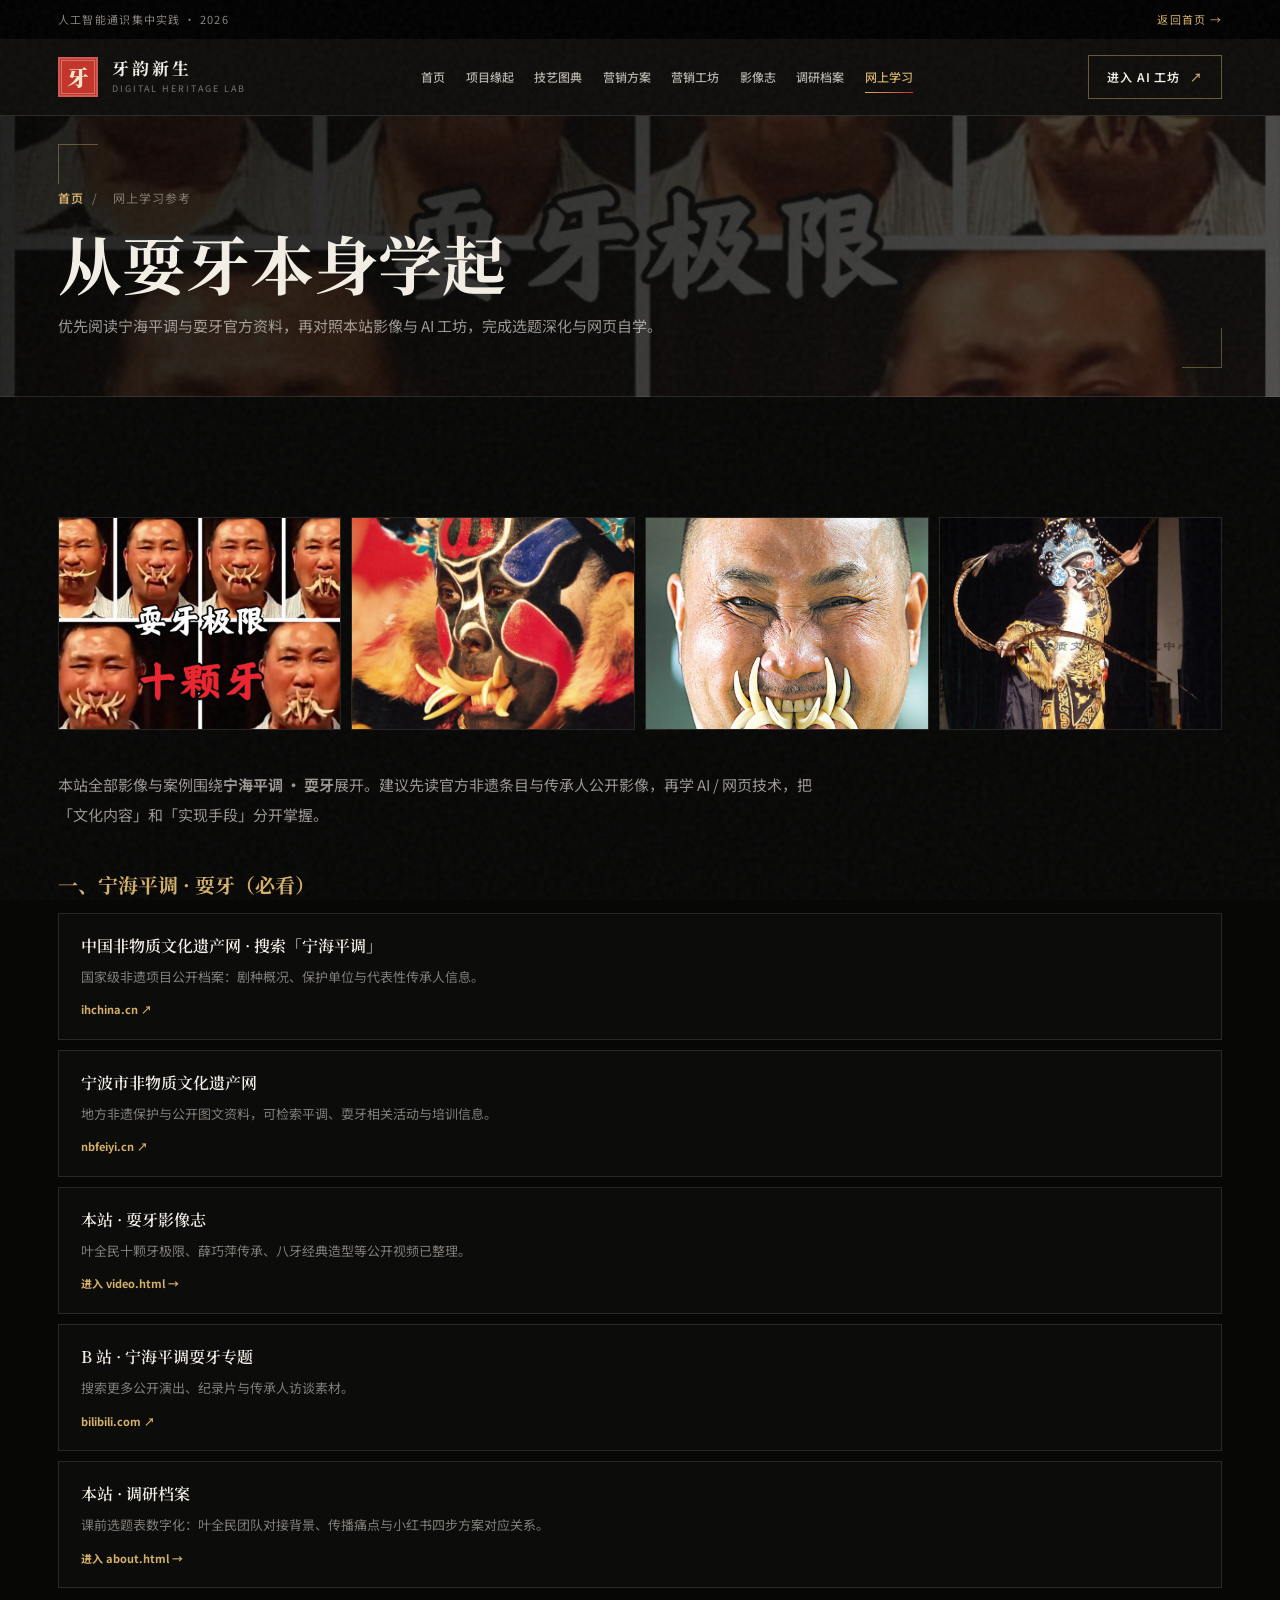
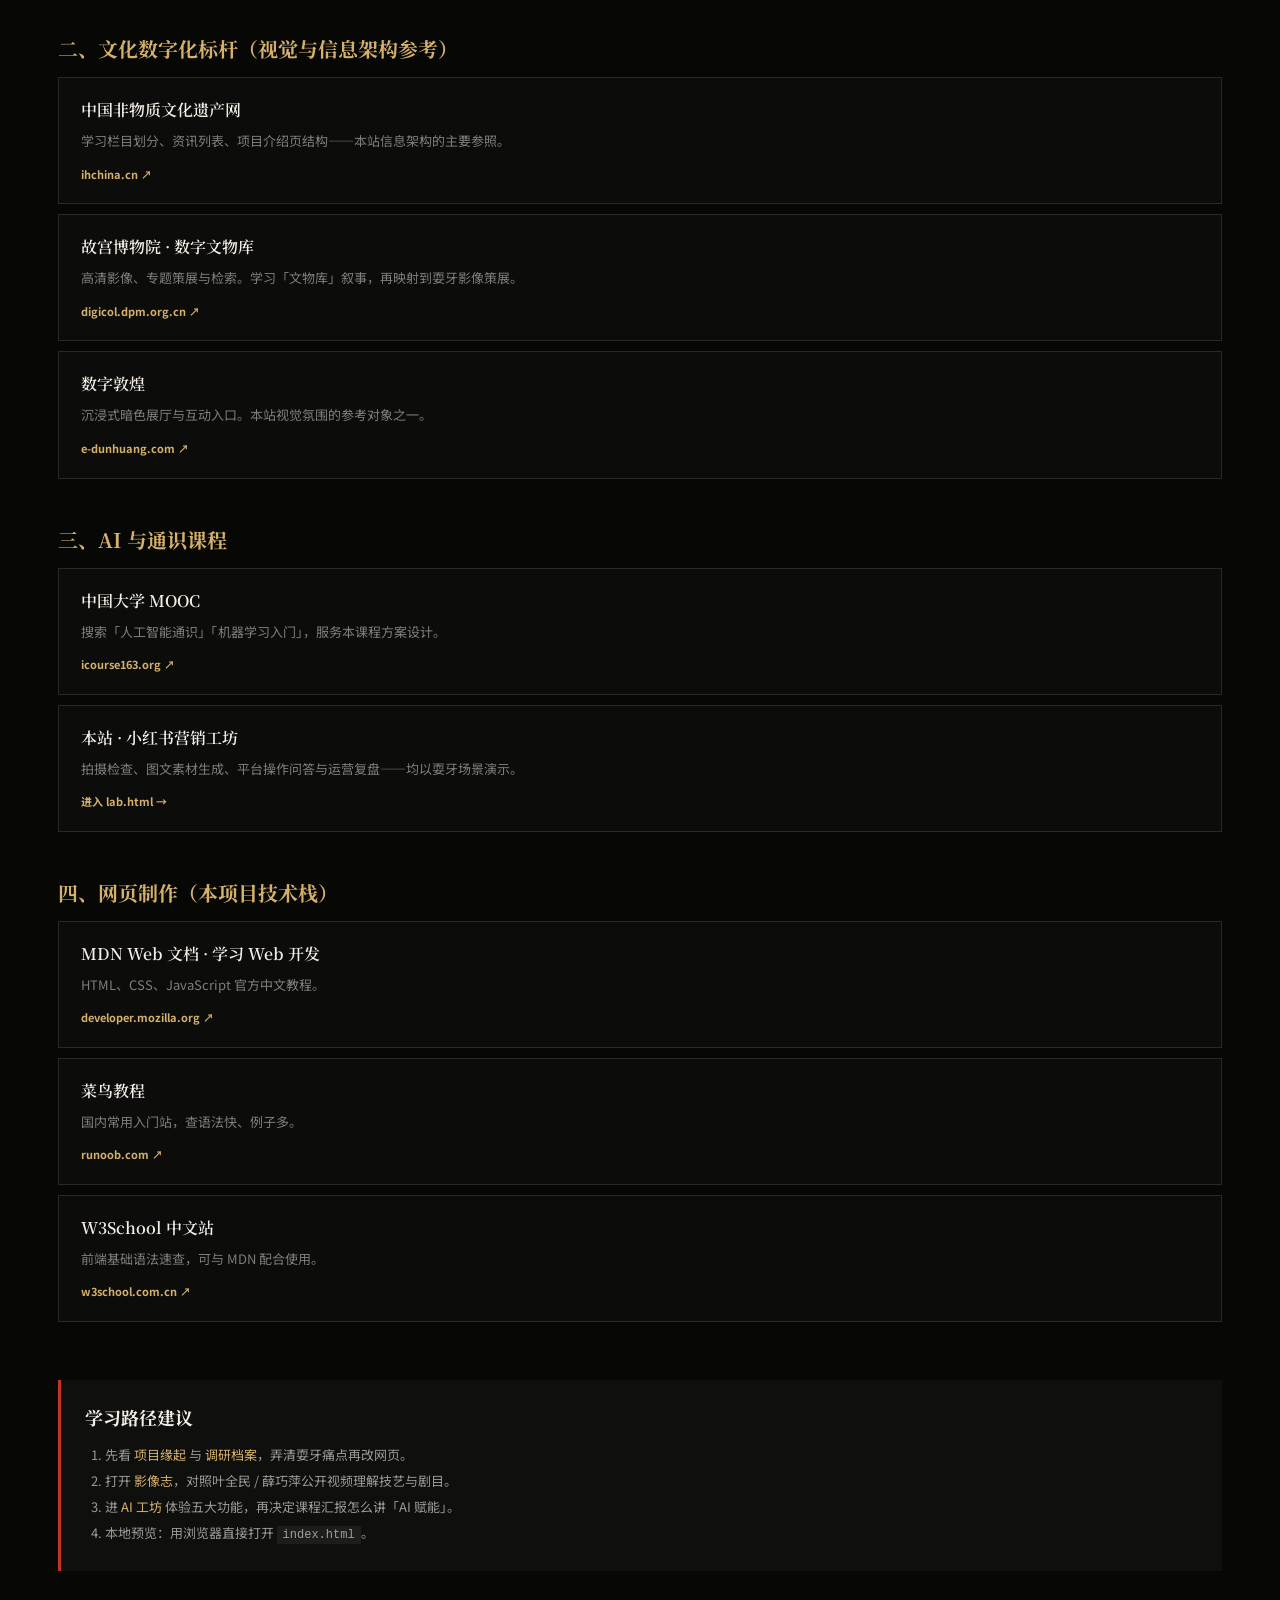
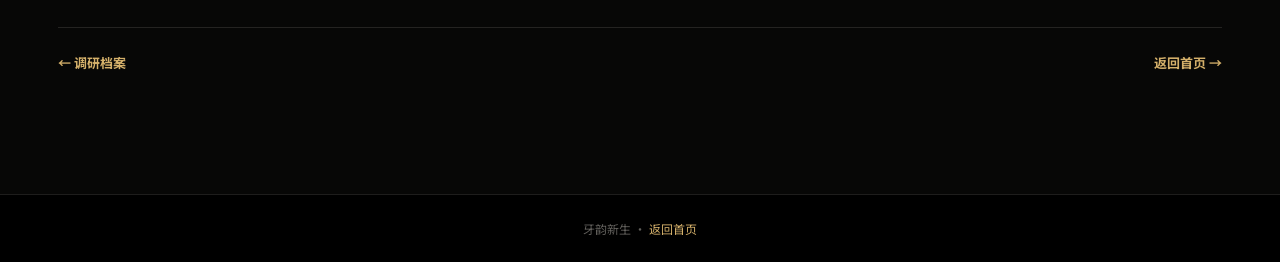
<file: html/learn.html>
<!doctype html>
<html lang="zh-CN">
<head>
  <meta charset="UTF-8">
  <meta name="viewport" content="width=device-width, initial-scale=1.0">
  <title>网上学习参考｜牙韵新生</title>
  <link href="https://fonts.googleapis.com/css2?family=Noto+Serif+SC:wght@500;600;700;900&family=Noto+Sans+SC:wght@400;500;600;700&display=swap" rel="stylesheet">
  <link rel="stylesheet" href="../css/styles.css">
</head>
<body>
  <div class="grain" aria-hidden="true"></div>
  <div class="top-bar"><span>人工智能通识集中实践 · 2026</span><a href="../index.html">返回首页 →</a></div>
  <header class="site-header">
    <a class="brand" href="../index.html"><span class="brand-seal">牙</span><span><strong>牙韵新生</strong><small>DIGITAL HERITAGE LAB</small></span></a>
    <button class="menu-toggle" aria-label="打开导航" aria-expanded="false"><span></span><span></span></button>
    <nav class="nav-links">
      <a href="../index.html" data-page="home">首页</a>
      <a href="story.html" data-page="story">项目缘起</a>
      <a href="craft.html" data-page="craft">技艺图典</a>
      <a href="solutions.html" data-page="solutions">营销方案</a>
      <a href="lab.html" data-page="lab">营销工坊</a>
      <a href="video.html" data-page="video">影像志</a>
      <a href="about.html" data-page="about">调研档案</a>
      <a href="learn.html" data-page="learn">网上学习</a>
    </nav>
    <a class="nav-cta" href="lab.html">进入 AI 工坊 <span>↗</span></a>
  </header>

  <div class="page-banner soft" style="--banner-bg:url('../assets/images/shuaya-01-ye.jpg')">
    <div class="breadcrumb"><a href="../index.html">首页</a><span>/</span><span>网上学习参考</span></div>
    <h1>从耍牙本身学起</h1>
    <p>优先阅读宁海平调与耍牙官方资料，再对照本站影像与 AI 工坊，完成选题深化与网页自学。</p>
  </div>

  <main class="section">
    <div class="heritage-strip" aria-hidden="true">
      <img src="../assets/images/shuaya-01-ye.jpg" alt="">
      <img src="../assets/images/shuaya-09-xue.jpg" alt="">
      <img src="../assets/images/shuaya-06-closeup.jpg" alt="">
      <img src="../assets/images/shuaya-04-costume.jpg" alt="">
    </div>

    <div class="learn-intro">
      本站全部影像与案例围绕<strong>宁海平调 · 耍牙</strong>展开。建议先读官方非遗条目与传承人公开影像，再学 AI / 网页技术，把「文化内容」和「实现手段」分开掌握。
    </div>

    <div class="learn-grid">
      <section class="learn-block">
        <h2>一、宁海平调 · 耍牙（必看）</h2>
        <a class="learn-card" href="https://www.ihchina.cn/" target="_blank" rel="noopener">
          <strong>中国非物质文化遗产网 · 搜索「宁海平调」</strong>
          <p>国家级非遗项目公开档案：剧种概况、保护单位与代表性传承人信息。</p>
          <em>ihchina.cn ↗</em>
        </a>
        <a class="learn-card" href="https://www.nbfeiyi.cn/" target="_blank" rel="noopener">
          <strong>宁波市非物质文化遗产网</strong>
          <p>地方非遗保护与公开图文资料，可检索平调、耍牙相关活动与培训信息。</p>
          <em>nbfeiyi.cn ↗</em>
        </a>
        <a class="learn-card" href="video.html">
          <strong>本站 · 耍牙影像志</strong>
          <p>叶全民十颗牙极限、薛巧萍传承、八牙经典造型等公开视频已整理。</p>
          <em>进入 video.html →</em>
        </a>
        <a class="learn-card" href="https://search.bilibili.com/all?keyword=%E5%AE%81%E6%B5%B7%E5%B9%B3%E8%B0%83%20%E7%8E%A9%E7%89%99" target="_blank" rel="noopener">
          <strong>B 站 · 宁海平调耍牙专题</strong>
          <p>搜索更多公开演出、纪录片与传承人访谈素材。</p>
          <em>bilibili.com ↗</em>
        </a>
        <a class="learn-card" href="about.html">
          <strong>本站 · 调研档案</strong>
          <p>课前选题表数字化：叶全民团队对接背景、传播痛点与小红书四步方案对应关系。</p>
          <em>进入 about.html →</em>
        </a>
      </section>

      <section class="learn-block">
        <h2>二、文化数字化标杆（视觉与信息架构参考）</h2>
        <a class="learn-card" href="https://www.ihchina.cn/" target="_blank" rel="noopener">
          <strong>中国非物质文化遗产网</strong>
          <p>学习栏目划分、资讯列表、项目介绍页结构——本站信息架构的主要参照。</p>
          <em>ihchina.cn ↗</em>
        </a>
        <a class="learn-card" href="https://digicol.dpm.org.cn/" target="_blank" rel="noopener">
          <strong>故宫博物院 · 数字文物库</strong>
          <p>高清影像、专题策展与检索。学习「文物库」叙事，再映射到耍牙影像策展。</p>
          <em>digicol.dpm.org.cn ↗</em>
        </a>
        <a class="learn-card" href="https://www.e-dunhuang.com/" target="_blank" rel="noopener">
          <strong>数字敦煌</strong>
          <p>沉浸式暗色展厅与互动入口。本站视觉氛围的参考对象之一。</p>
          <em>e-dunhuang.com ↗</em>
        </a>
      </section>

      <section class="learn-block">
        <h2>三、AI 与通识课程</h2>
        <a class="learn-card" href="https://www.icourse163.org/" target="_blank" rel="noopener">
          <strong>中国大学 MOOC</strong>
          <p>搜索「人工智能通识」「机器学习入门」，服务本课程方案设计。</p>
          <em>icourse163.org ↗</em>
        </a>
        <a class="learn-card" href="lab.html">
          <strong>本站 · 小红书营销工坊</strong>
          <p>拍摄检查、图文素材生成、平台操作问答与运营复盘——均以耍牙场景演示。</p>
          <em>进入 lab.html →</em>
        </a>
      </section>

      <section class="learn-block">
        <h2>四、网页制作（本项目技术栈）</h2>
        <a class="learn-card" href="https://developer.mozilla.org/zh-CN/docs/Learn" target="_blank" rel="noopener">
          <strong>MDN Web 文档 · 学习 Web 开发</strong>
          <p>HTML、CSS、JavaScript 官方中文教程。</p>
          <em>developer.mozilla.org ↗</em>
        </a>
        <a class="learn-card" href="https://www.runoob.com/" target="_blank" rel="noopener">
          <strong>菜鸟教程</strong>
          <p>国内常用入门站，查语法快、例子多。</p>
          <em>runoob.com ↗</em>
        </a>
        <a class="learn-card" href="https://www.w3school.com.cn/" target="_blank" rel="noopener">
          <strong>W3School 中文站</strong>
          <p>前端基础语法速查，可与 MDN 配合使用。</p>
          <em>w3school.com.cn ↗</em>
        </a>
      </section>
    </div>

    <div class="learn-tip">
      <h3>学习路径建议</h3>
      <ol>
        <li>先看 <a href="story.html">项目缘起</a> 与 <a href="about.html">调研档案</a>，弄清耍牙痛点再改网页。</li>
        <li>打开 <a href="video.html">影像志</a>，对照叶全民 / 薛巧萍公开视频理解技艺与剧目。</li>
        <li>进 <a href="lab.html">AI 工坊</a> 体验五大功能，再决定课程汇报怎么讲「AI 赋能」。</li>
        <li>本地预览：用浏览器直接打开 <code>index.html</code>。</li>
      </ol>
    </div>

    <div class="page-nav-row">
      <a href="about.html">← 调研档案</a>
      <a href="../index.html">返回首页 →</a>
    </div>
  </main>

  <footer class="site-footer compact"><p>牙韵新生 · <a href="../index.html">返回首页</a></p></footer>
  <script src="../js/common.js"></script>
</body>
</html>
</file>
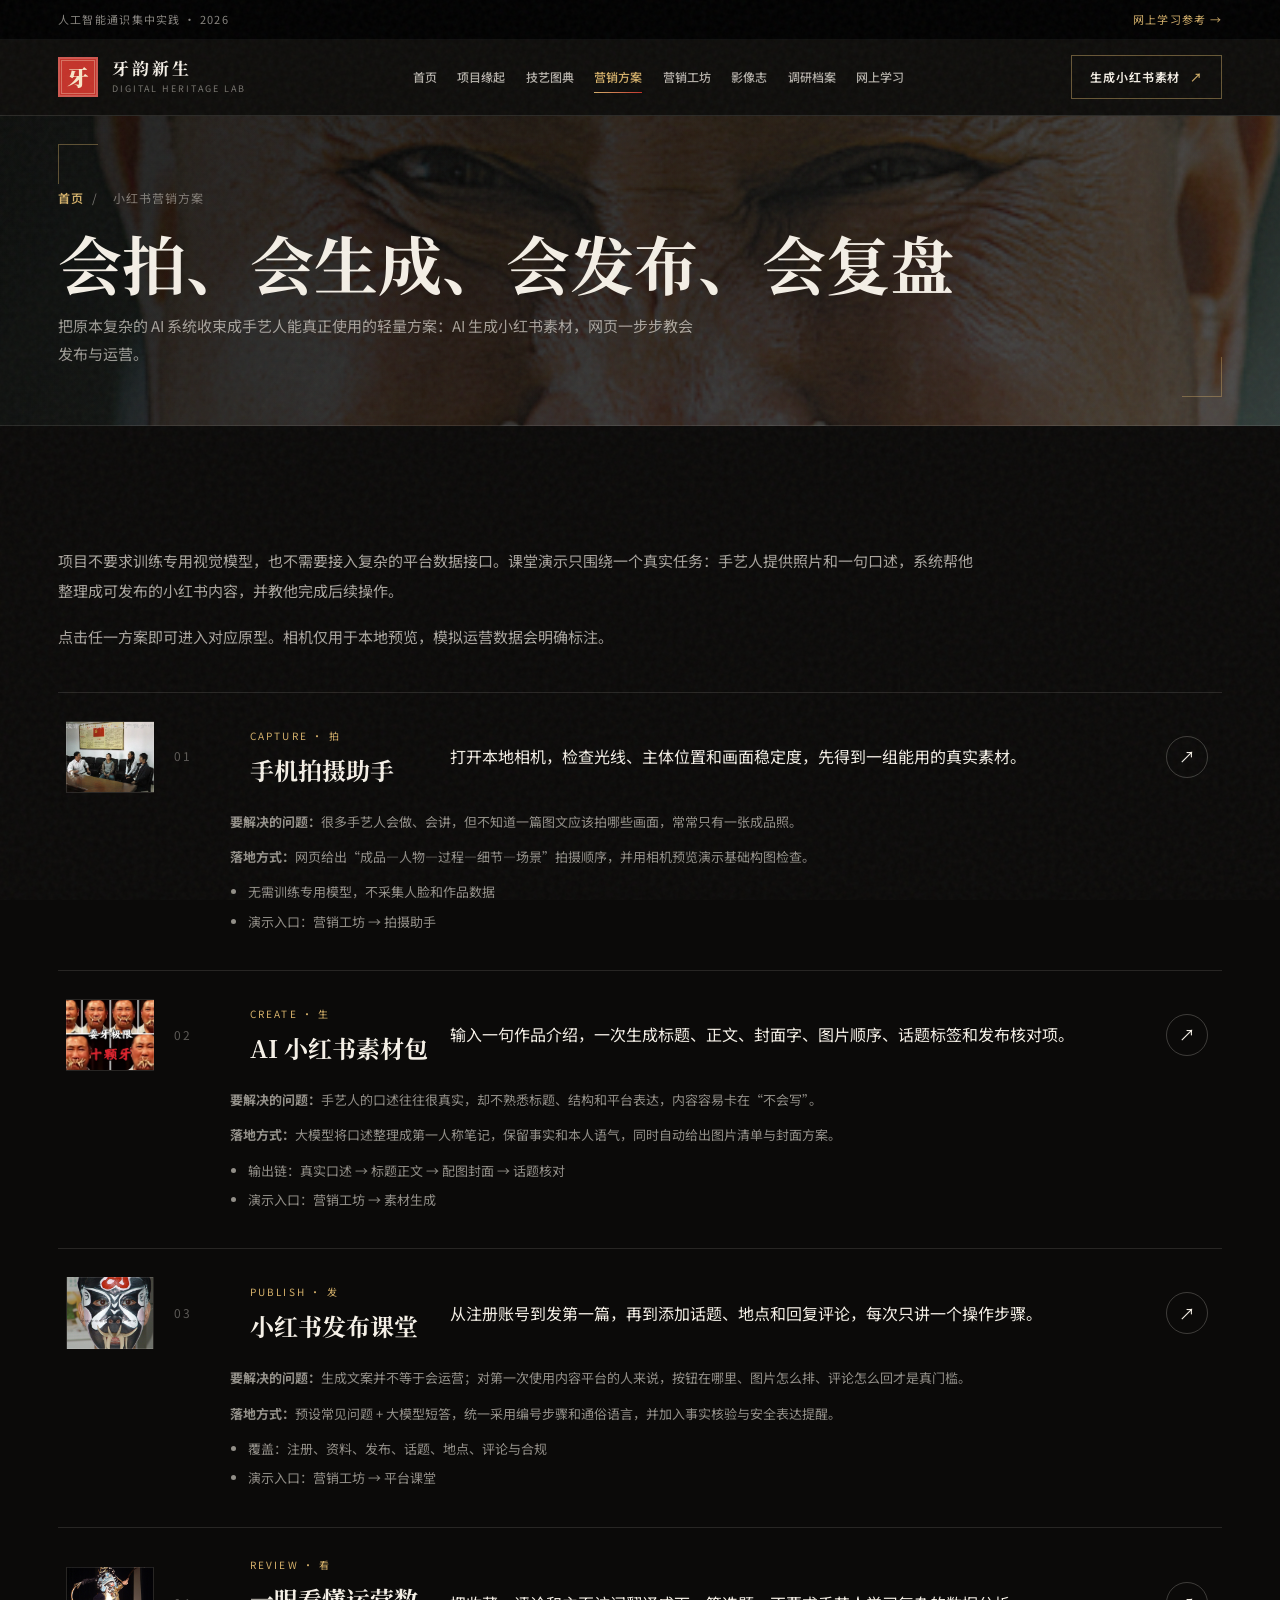
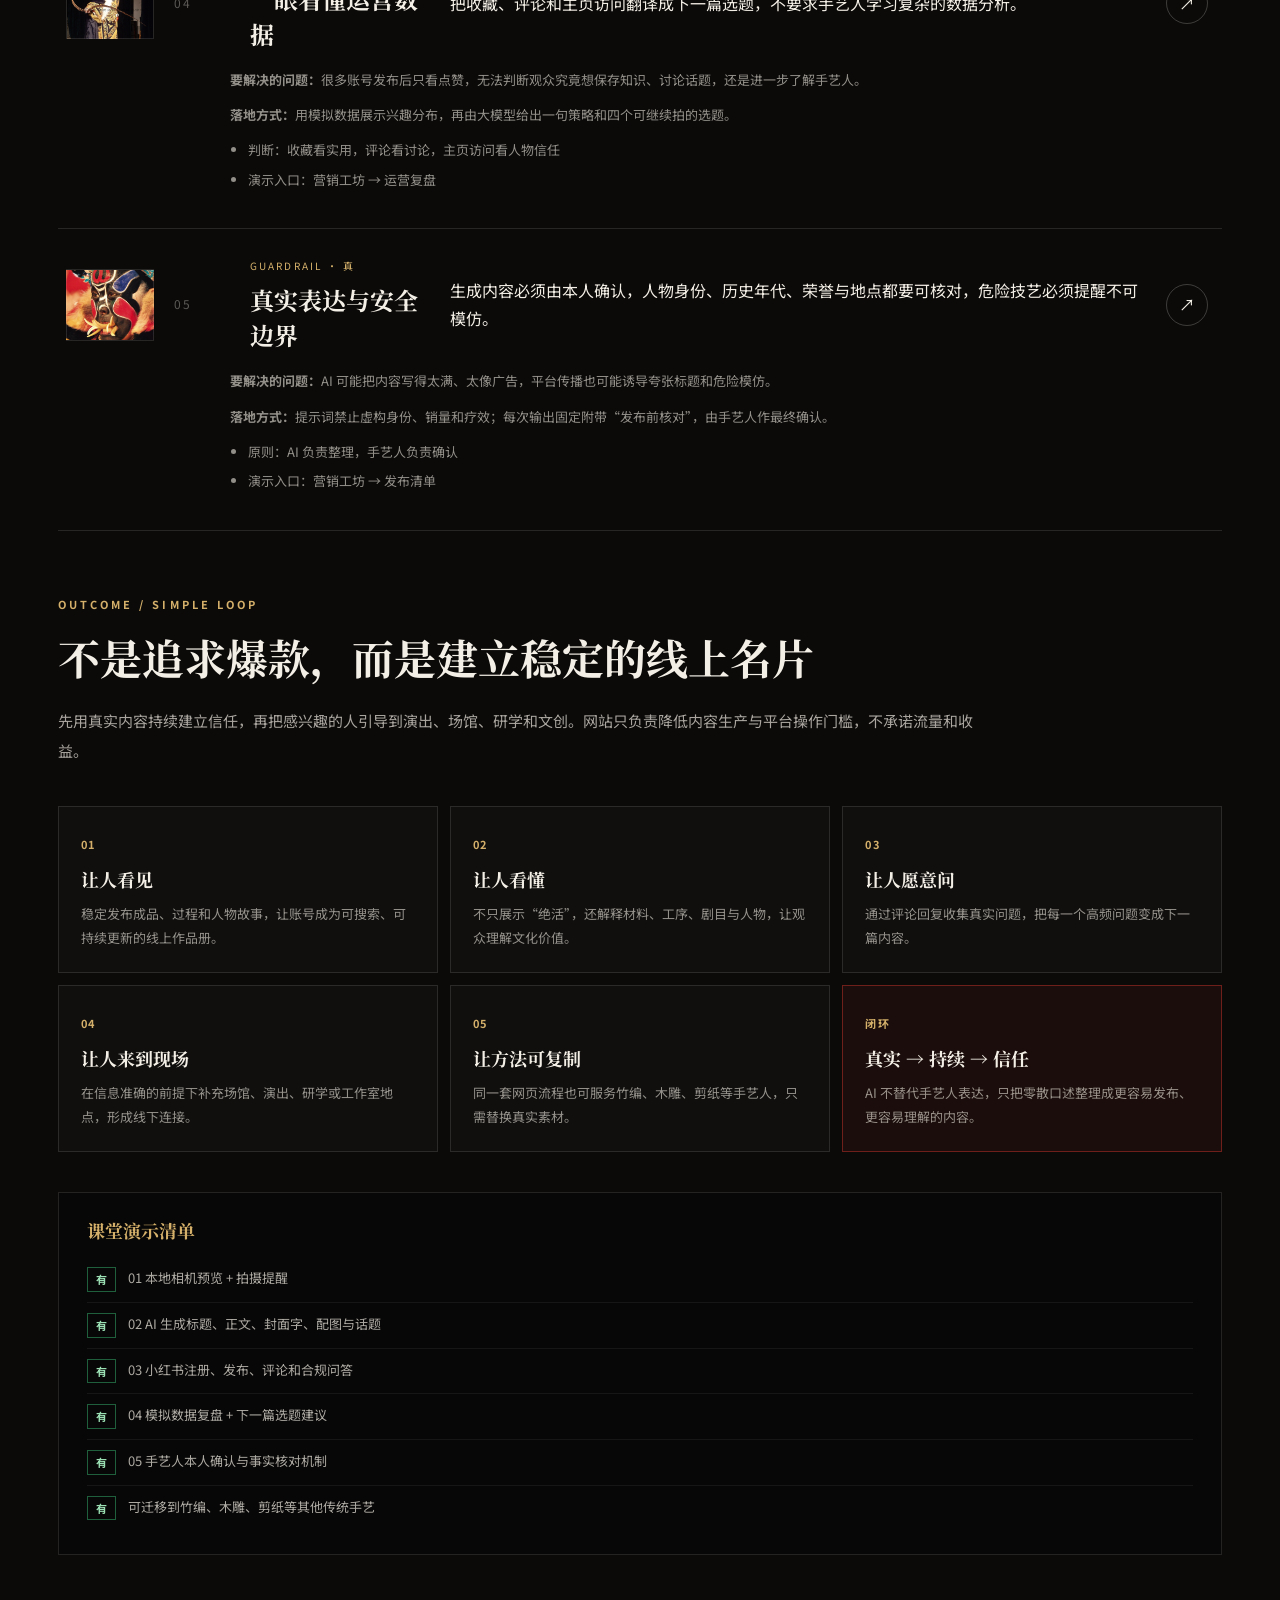
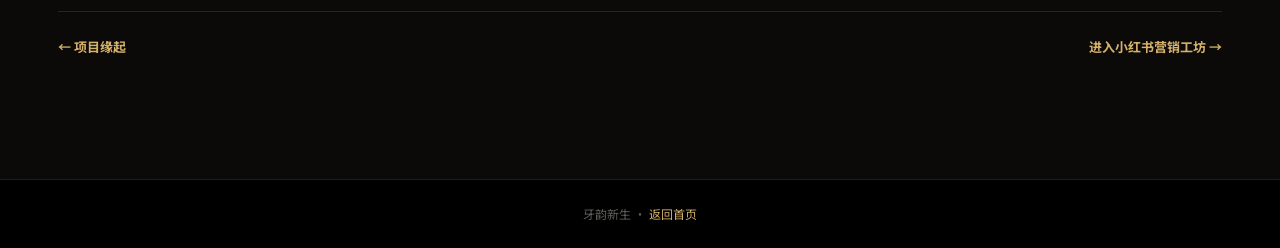
<file: html/solutions.html>
<!doctype html>
<html lang="zh-CN">
<head>
  <meta charset="UTF-8">
  <meta name="viewport" content="width=device-width, initial-scale=1.0">
  <title>小红书营销方案｜牙韵新生</title>
  <link href="https://fonts.googleapis.com/css2?family=Noto+Serif+SC:wght@500;600;700;900&family=Noto+Sans+SC:wght@400;500;600;700&display=swap" rel="stylesheet">
  <link rel="stylesheet" href="../css/styles.css">
</head>
<body>
  <div class="grain" aria-hidden="true"></div>
  <div class="top-bar"><span>人工智能通识集中实践 · 2026</span><a href="learn.html">网上学习参考 →</a></div>
  <header class="site-header">
    <a class="brand" href="../index.html"><span class="brand-seal">牙</span><span><strong>牙韵新生</strong><small>DIGITAL HERITAGE LAB</small></span></a>
    <button class="menu-toggle" aria-label="打开导航" aria-expanded="false"><span></span><span></span></button>
    <nav class="nav-links">
      <a href="../index.html" data-page="home">首页</a>
      <a href="story.html" data-page="story">项目缘起</a>
      <a href="craft.html" data-page="craft">技艺图典</a>
      <a href="solutions.html" data-page="solutions">营销方案</a>
      <a href="lab.html" data-page="lab">营销工坊</a>
      <a href="video.html" data-page="video">影像志</a>
      <a href="about.html" data-page="about">调研档案</a>
      <a href="learn.html" data-page="learn">网上学习</a>
    </nav>
    <a class="nav-cta" href="lab.html">生成小红书素材 <span>↗</span></a>
  </header>

  <div class="page-banner soft" style="--banner-bg:url('../assets/images/shuaya-06-closeup.jpg')">
    <div class="breadcrumb"><a href="../index.html">首页</a><span>/</span><span>小红书营销方案</span></div>
    <h1>会拍、会生成、会发布、会复盘</h1>
    <p>把原本复杂的 AI 系统收束成手艺人能真正使用的轻量方案：AI 生成小红书素材，网页一步步教会发布与运营。</p>
  </div>

  <main class="section solutions-block">
    <div class="prose-panel">
      <p>项目不要求训练专用视觉模型，也不需要接入复杂的平台数据接口。课堂演示只围绕一个真实任务：手艺人提供照片和一句口述，系统帮他整理成可发布的小红书内容，并教他完成后续操作。</p>
      <p>点击任一方案即可进入对应原型。相机仅用于本地预览，模拟运营数据会明确标注。</p>
    </div>

    <div class="solution-list">
      <a class="solution-detail" href="lab.html?tab=motion" style="--sol-bg:url('../assets/images/shuaya-07-training.jpg')">
        <div class="solution-detail-top">
          <div class="solution-thumb" aria-hidden="true"></div>
          <div class="solution-number">01</div>
          <div class="solution-title"><small>CAPTURE · 拍</small><h3>手机拍摄助手</h3></div>
          <p>打开本地相机，检查光线、主体位置和画面稳定度，先得到一组能用的真实素材。</p>
          <span class="solution-arrow">↗</span>
        </div>
        <div class="solution-body">
          <p><strong>要解决的问题：</strong>很多手艺人会做、会讲，但不知道一篇图文应该拍哪些画面，常常只有一张成品照。</p>
          <p><strong>落地方式：</strong>网页给出“成品—人物—过程—细节—场景”拍摄顺序，并用相机预览演示基础构图检查。</p>
          <ul>
            <li>无需训练专用模型，不采集人脸和作品数据</li>
            <li>演示入口：营销工坊 → 拍摄助手</li>
          </ul>
        </div>
      </a>

      <a class="solution-detail" href="lab.html?tab=script" style="--sol-bg:url('../assets/images/shuaya-01-ye.jpg')">
        <div class="solution-detail-top">
          <div class="solution-thumb" aria-hidden="true"></div>
          <div class="solution-number">02</div>
          <div class="solution-title"><small>CREATE · 生</small><h3>AI 小红书素材包</h3></div>
          <p>输入一句作品介绍，一次生成标题、正文、封面字、图片顺序、话题标签和发布核对项。</p>
          <span class="solution-arrow">↗</span>
        </div>
        <div class="solution-body">
          <p><strong>要解决的问题：</strong>手艺人的口述往往很真实，却不熟悉标题、结构和平台表达，内容容易卡在“不会写”。</p>
          <p><strong>落地方式：</strong>大模型将口述整理成第一人称笔记，保留事实和本人语气，同时自动给出图片清单与封面方案。</p>
          <ul>
            <li>输出链：真实口述 → 标题正文 → 配图封面 → 话题核对</li>
            <li>演示入口：营销工坊 → 素材生成</li>
          </ul>
        </div>
      </a>

      <a class="solution-detail" href="lab.html?tab=qa" style="--sol-bg:url('../assets/images/shuaya-05-makeup.jpg')">
        <div class="solution-detail-top">
          <div class="solution-thumb" aria-hidden="true"></div>
          <div class="solution-number">03</div>
          <div class="solution-title"><small>PUBLISH · 发</small><h3>小红书发布课堂</h3></div>
          <p>从注册账号到发第一篇，再到添加话题、地点和回复评论，每次只讲一个操作步骤。</p>
          <span class="solution-arrow">↗</span>
        </div>
        <div class="solution-body">
          <p><strong>要解决的问题：</strong>生成文案并不等于会运营；对第一次使用内容平台的人来说，按钮在哪里、图片怎么排、评论怎么回才是真门槛。</p>
          <p><strong>落地方式：</strong>预设常见问题 + 大模型短答，统一采用编号步骤和通俗语言，并加入事实核验与安全表达提醒。</p>
          <ul>
            <li>覆盖：注册、资料、发布、话题、地点、评论与合规</li>
            <li>演示入口：营销工坊 → 平台课堂</li>
          </ul>
        </div>
      </a>

      <a class="solution-detail" href="lab.html?tab=data" style="--sol-bg:url('../assets/images/shuaya-04-costume.jpg')">
        <div class="solution-detail-top">
          <div class="solution-thumb" aria-hidden="true"></div>
          <div class="solution-number">04</div>
          <div class="solution-title"><small>REVIEW · 看</small><h3>一眼看懂运营数据</h3></div>
          <p>把收藏、评论和主页访问翻译成下一篇选题，不要求手艺人学习复杂的数据分析。</p>
          <span class="solution-arrow">↗</span>
        </div>
        <div class="solution-body">
          <p><strong>要解决的问题：</strong>很多账号发布后只看点赞，无法判断观众究竟想保存知识、讨论话题，还是进一步了解手艺人。</p>
          <p><strong>落地方式：</strong>用模拟数据展示兴趣分布，再由大模型给出一句策略和四个可继续拍的选题。</p>
          <ul>
            <li>判断：收藏看实用，评论看讨论，主页访问看人物信任</li>
            <li>演示入口：营销工坊 → 运营复盘</li>
          </ul>
        </div>
      </a>

      <a class="solution-detail" href="lab.html?tab=script" style="--sol-bg:url('../assets/images/shuaya-02-stage.jpg')">
        <div class="solution-detail-top">
          <div class="solution-thumb" aria-hidden="true"></div>
          <div class="solution-number">05</div>
          <div class="solution-title"><small>GUARDRAIL · 真</small><h3>真实表达与安全边界</h3></div>
          <p>生成内容必须由本人确认，人物身份、历史年代、荣誉与地点都要可核对，危险技艺必须提醒不可模仿。</p>
          <span class="solution-arrow">↗</span>
        </div>
        <div class="solution-body">
          <p><strong>要解决的问题：</strong>AI 可能把内容写得太满、太像广告，平台传播也可能诱导夸张标题和危险模仿。</p>
          <p><strong>落地方式：</strong>提示词禁止虚构身份、销量和疗效；每次输出固定附带“发布前核对”，由手艺人作最终确认。</p>
          <ul>
            <li>原则：AI 负责整理，手艺人负责确认</li>
            <li>演示入口：营销工坊 → 发布清单</li>
          </ul>
        </div>
      </a>
    </div>

    <section class="monetize-block" id="monetize">
      <div class="section-label">OUTCOME / SIMPLE LOOP</div>
      <h2 class="dossier-title">不是追求爆款，而是建立稳定的线上名片</h2>
      <div class="prose-panel">
        <p>先用真实内容持续建立信任，再把感兴趣的人引导到演出、场馆、研学和文创。网站只负责降低内容生产与平台操作门槛，不承诺流量和收益。</p>
      </div>
      <div class="monetize-grid">
        <article class="monetize-card">
          <b>01</b>
          <h3>让人看见</h3>
          <p>稳定发布成品、过程和人物故事，让账号成为可搜索、可持续更新的线上作品册。</p>
        </article>
        <article class="monetize-card">
          <b>02</b>
          <h3>让人看懂</h3>
          <p>不只展示“绝活”，还解释材料、工序、剧目与人物，让观众理解文化价值。</p>
        </article>
        <article class="monetize-card">
          <b>03</b>
          <h3>让人愿意问</h3>
          <p>通过评论回复收集真实问题，把每一个高频问题变成下一篇内容。</p>
        </article>
        <article class="monetize-card">
          <b>04</b>
          <h3>让人来到现场</h3>
          <p>在信息准确的前提下补充场馆、演出、研学或工作室地点，形成线下连接。</p>
        </article>
        <article class="monetize-card">
          <b>05</b>
          <h3>让方法可复制</h3>
          <p>同一套网页流程也可服务竹编、木雕、剪纸等手艺人，只需替换真实素材。</p>
        </article>
        <article class="monetize-card accent">
          <b>闭环</b>
          <h3>真实 → 持续 → 信任</h3>
          <p>AI 不替代手艺人表达，只把零散口述整理成更容易发布、更容易理解的内容。</p>
        </article>
      </div>
    </section>

    <div class="checklist-board">
      <h3>课堂演示清单</h3>
      <ul>
        <li><span>有</span> 01 本地相机预览 + 拍摄提醒</li>
        <li><span>有</span> 02 AI 生成标题、正文、封面字、配图与话题</li>
        <li><span>有</span> 03 小红书注册、发布、评论和合规问答</li>
        <li><span>有</span> 04 模拟数据复盘 + 下一篇选题建议</li>
        <li><span>有</span> 05 手艺人本人确认与事实核对机制</li>
        <li><span>有</span> 可迁移到竹编、木雕、剪纸等其他传统手艺</li>
      </ul>
    </div>

    <div class="page-nav-row">
      <a href="story.html">← 项目缘起</a>
      <a href="lab.html">进入小红书营销工坊 →</a>
    </div>
  </main>

  <footer class="site-footer compact"><p>牙韵新生 · <a href="../index.html">返回首页</a></p></footer>
  <script src="../js/common.js"></script>
</body>
</html>
</file>
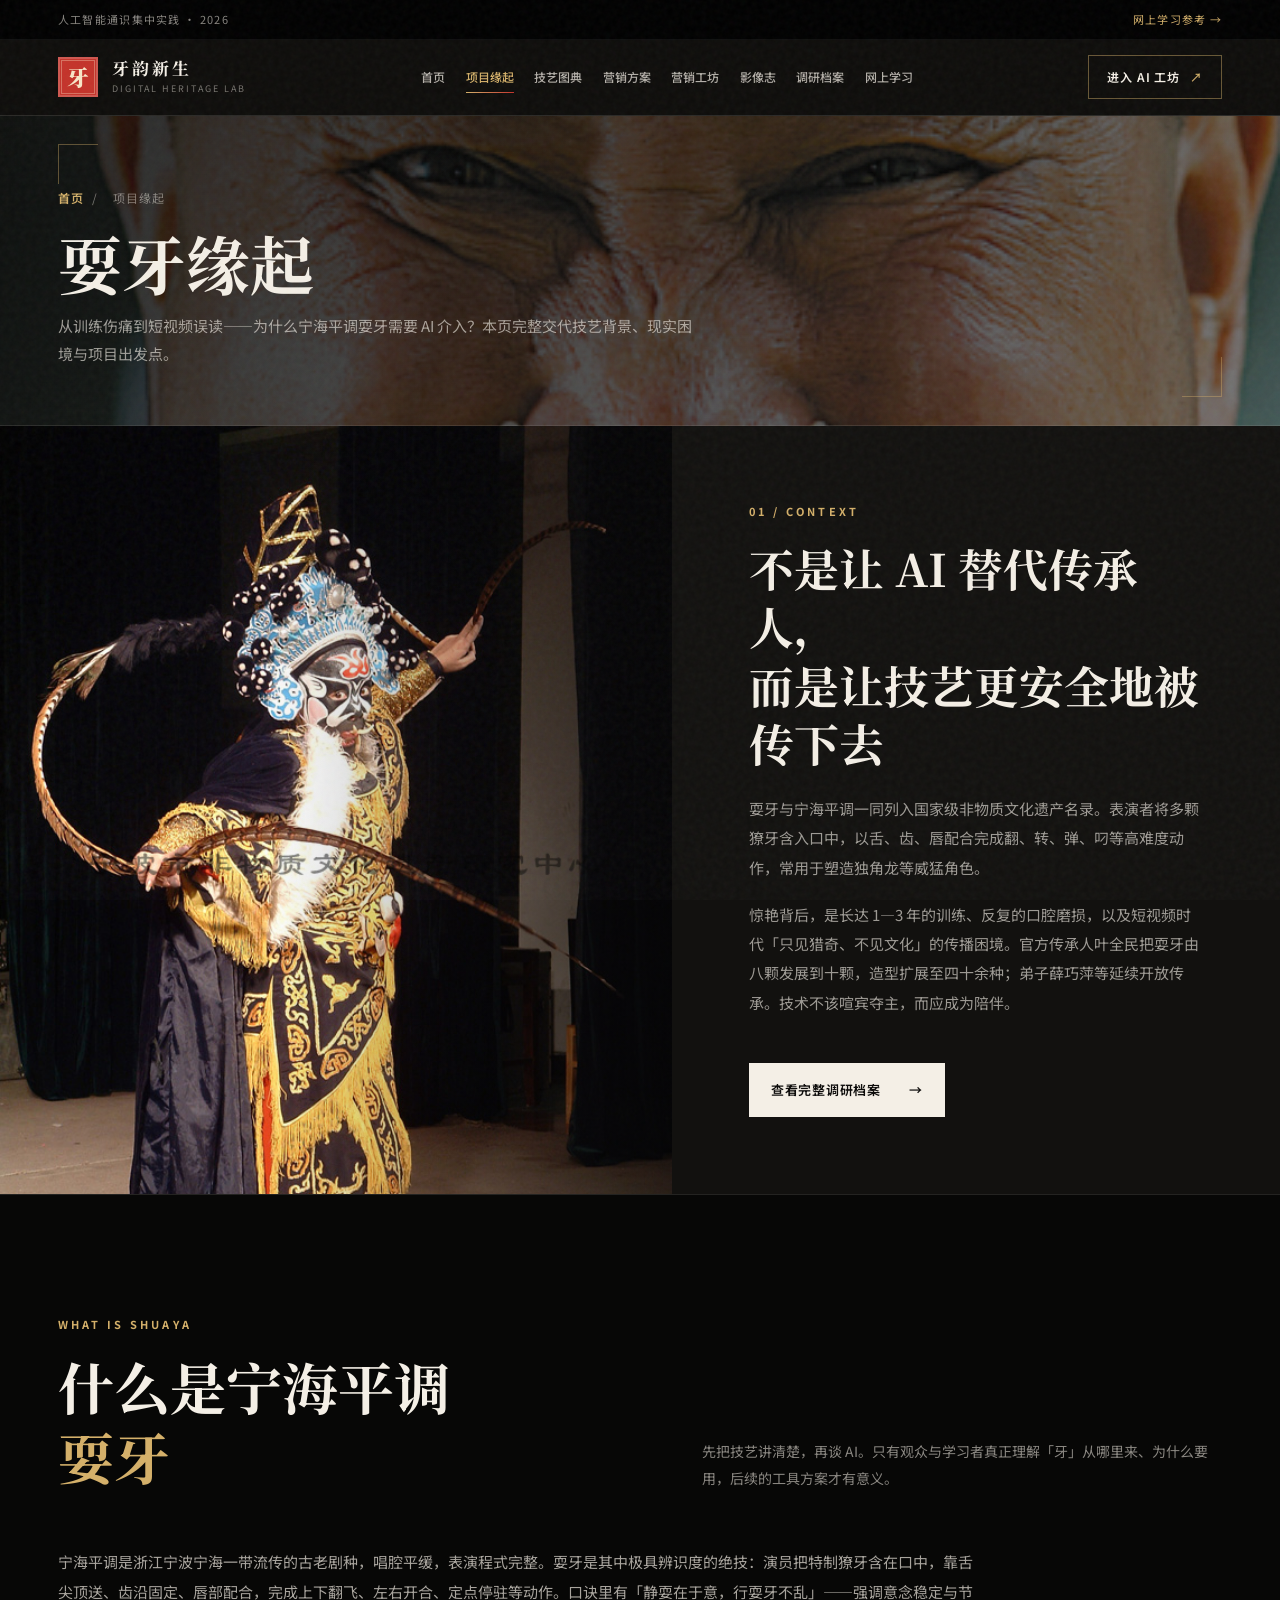
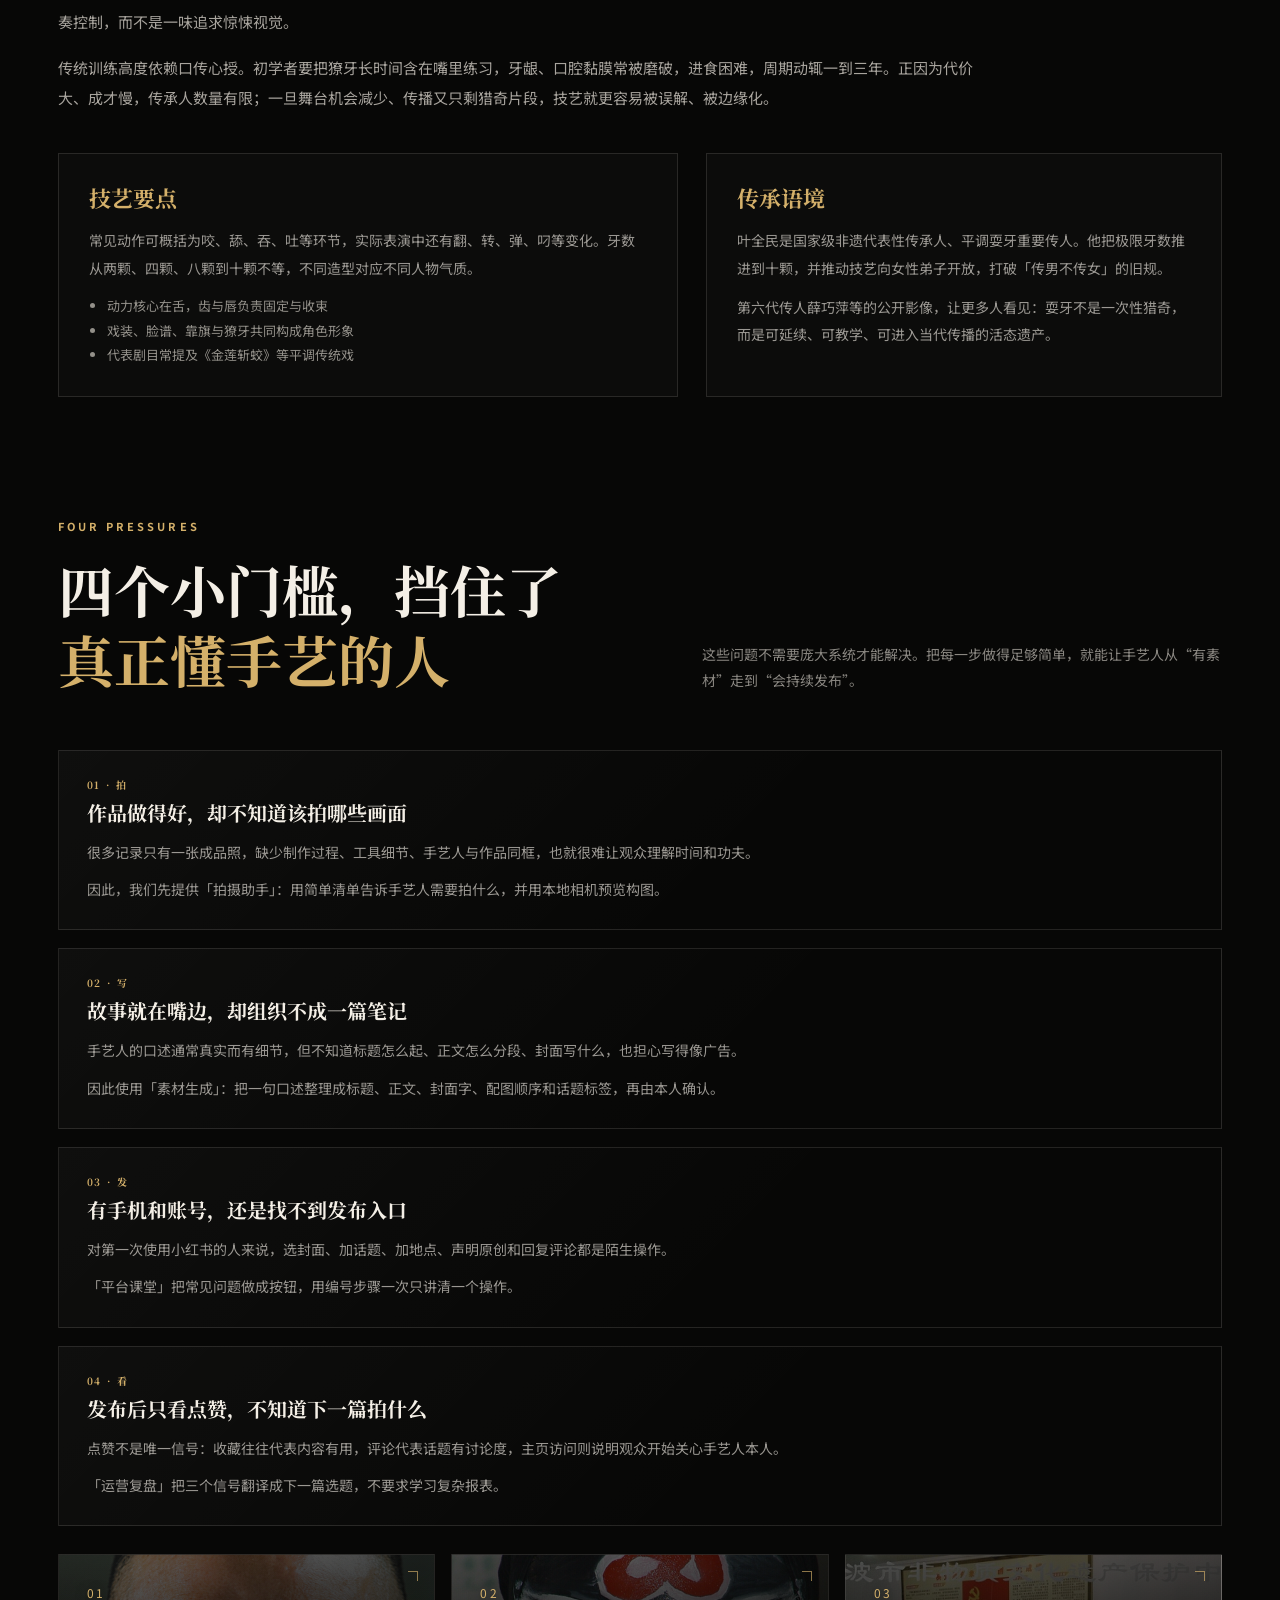
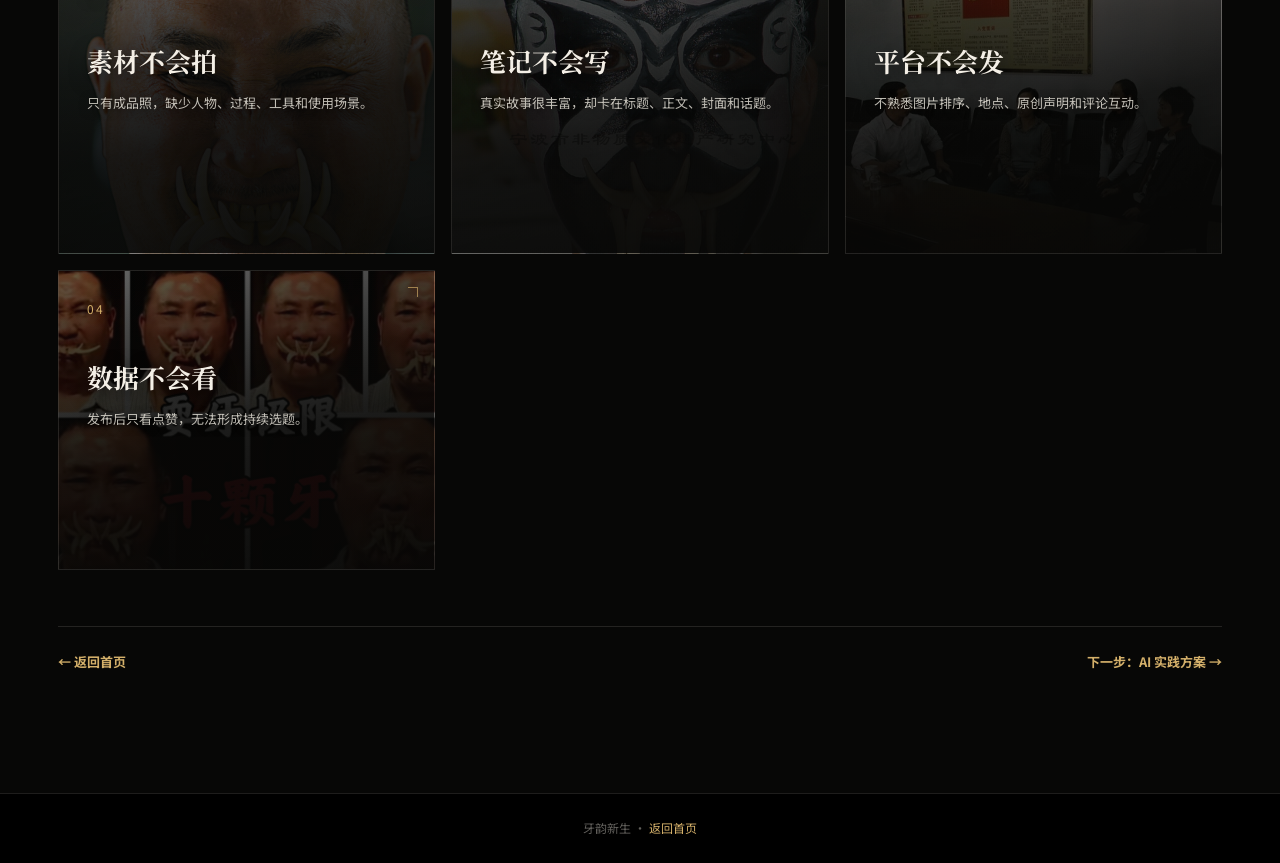
<file: html/story.html>
<!doctype html>
<html lang="zh-CN">
<head>
  <meta charset="UTF-8">
  <meta name="viewport" content="width=device-width, initial-scale=1.0">
  <title>项目缘起｜牙韵新生</title>
  <link href="https://fonts.googleapis.com/css2?family=Noto+Serif+SC:wght@500;600;700;900&family=Noto+Sans+SC:wght@400;500;600;700&display=swap" rel="stylesheet">
  <link rel="stylesheet" href="../css/styles.css">
</head>
<body>
  <div class="grain" aria-hidden="true"></div>
  <div class="top-bar"><span>人工智能通识集中实践 · 2026</span><a href="learn.html">网上学习参考 →</a></div>
  <header class="site-header">
    <a class="brand" href="../index.html"><span class="brand-seal">牙</span><span><strong>牙韵新生</strong><small>DIGITAL HERITAGE LAB</small></span></a>
    <button class="menu-toggle" aria-label="打开导航" aria-expanded="false"><span></span><span></span></button>
    <nav class="nav-links">
      <a href="../index.html" data-page="home">首页</a>
      <a href="story.html" data-page="story">项目缘起</a>
      <a href="craft.html" data-page="craft">技艺图典</a>
      <a href="solutions.html" data-page="solutions">营销方案</a>
      <a href="lab.html" data-page="lab">营销工坊</a>
      <a href="video.html" data-page="video">影像志</a>
      <a href="about.html" data-page="about">调研档案</a>
      <a href="learn.html" data-page="learn">网上学习</a>
    </nav>
    <a class="nav-cta" href="lab.html">进入 AI 工坊 <span>↗</span></a>
  </header>

  <div class="page-banner" style="--banner-bg:url('../assets/images/shuaya-06-closeup.jpg')">
    <div class="breadcrumb"><a href="../index.html">首页</a><span>/</span><span>项目缘起</span></div>
    <h1>耍牙缘起</h1>
    <p>从训练伤痛到短视频误读——为什么宁海平调耍牙需要 AI 介入？本页完整交代技艺背景、现实困境与项目出发点。</p>
  </div>

  <section class="split-feature" style="border-top:0">
    <div class="split-media" style="background-image:url('../assets/images/shuaya-04-costume.jpg')"></div>
    <div class="split-copy">
      <div class="section-label">01 / CONTEXT</div>
      <h2>不是让 AI 替代传承人，<br>而是让技艺更安全地被传下去</h2>
      <p>耍牙与宁海平调一同列入国家级非物质文化遗产名录。表演者将多颗獠牙含入口中，以舌、齿、唇配合完成翻、转、弹、叼等高难度动作，常用于塑造独角龙等威猛角色。</p>
      <p>惊艳背后，是长达 1—3 年的训练、反复的口腔磨损，以及短视频时代「只见猎奇、不见文化」的传播困境。官方传承人叶全民把耍牙由八颗发展到十颗，造型扩展至四十余种；弟子薛巧萍等延续开放传承。技术不该喧宾夺主，而应成为陪伴。</p>
      <div style="margin-top:28px"><a class="btn btn-primary" href="about.html">查看完整调研档案 <span>→</span></a></div>
    </div>
  </section>

  <section class="section">
    <div class="section-head">
      <div>
        <div class="section-label">WHAT IS SHUAYA</div>
        <h2>什么是宁海平调<br><em>耍牙</em></h2>
      </div>
      <p>先把技艺讲清楚，再谈 AI。只有观众与学习者真正理解「牙」从哪里来、为什么要用，后续的工具方案才有意义。</p>
    </div>
    <div class="prose-panel">
      <p>宁海平调是浙江宁波宁海一带流传的古老剧种，唱腔平缓，表演程式完整。耍牙是其中极具辨识度的绝技：演员把特制獠牙含在口中，靠舌尖顶送、齿沿固定、唇部配合，完成上下翻飞、左右开合、定点停驻等动作。口诀里有「静耍在于意，行耍牙不乱」——强调意念稳定与节奏控制，而不是一味追求惊悚视觉。</p>
      <p>传统训练高度依赖口传心授。初学者要把獠牙长时间含在嘴里练习，牙龈、口腔黏膜常被磨破，进食困难，周期动辄一到三年。正因为代价大、成才慢，传承人数量有限；一旦舞台机会减少、传播又只剩猎奇片段，技艺就更容易被误解、被边缘化。</p>
    </div>
    <div class="knowledge-grid">
      <article class="knowledge-card">
        <h3>技艺要点</h3>
        <p>常见动作可概括为咬、舔、吞、吐等环节，实际表演中还有翻、转、弹、叼等变化。牙数从两颗、四颗、八颗到十颗不等，不同造型对应不同人物气质。</p>
        <ul>
          <li>动力核心在舌，齿与唇负责固定与收束</li>
          <li>戏装、脸谱、靠旗与獠牙共同构成角色形象</li>
          <li>代表剧目常提及《金莲斩蛟》等平调传统戏</li>
        </ul>
      </article>
      <article class="knowledge-card">
        <h3>传承语境</h3>
        <p>叶全民是国家级非遗代表性传承人、平调耍牙重要传人。他把极限牙数推进到十颗，并推动技艺向女性弟子开放，打破「传男不传女」的旧规。</p>
        <p>第六代传人薛巧萍等的公开影像，让更多人看见：耍牙不是一次性猎奇，而是可延续、可教学、可进入当代传播的活态遗产。</p>
      </article>
    </div>
  </section>

  <section class="section" style="padding-top:0">
    <div class="section-head">
      <div>
        <div class="section-label">FOUR PRESSURES</div>
        <h2>四个小门槛，挡住了<br><em>真正懂手艺的人</em></h2>
      </div>
      <p>这些问题不需要庞大系统才能解决。把每一步做得足够简单，就能让手艺人从“有素材”走到“会持续发布”。</p>
    </div>
    <div class="detail-blocks">
      <article class="detail-block">
        <h3><small>01 · 拍</small>作品做得好，却不知道该拍哪些画面</h3>
        <p>很多记录只有一张成品照，缺少制作过程、工具细节、手艺人与作品同框，也就很难让观众理解时间和功夫。</p>
        <p>因此，我们先提供「拍摄助手」：用简单清单告诉手艺人需要拍什么，并用本地相机预览构图。</p>
      </article>
      <article class="detail-block">
        <h3><small>02 · 写</small>故事就在嘴边，却组织不成一篇笔记</h3>
        <p>手艺人的口述通常真实而有细节，但不知道标题怎么起、正文怎么分段、封面写什么，也担心写得像广告。</p>
        <p>因此使用「素材生成」：把一句口述整理成标题、正文、封面字、配图顺序和话题标签，再由本人确认。</p>
      </article>
      <article class="detail-block">
        <h3><small>03 · 发</small>有手机和账号，还是找不到发布入口</h3>
        <p>对第一次使用小红书的人来说，选封面、加话题、加地点、声明原创和回复评论都是陌生操作。</p>
        <p>「平台课堂」把常见问题做成按钮，用编号步骤一次只讲清一个操作。</p>
      </article>
      <article class="detail-block">
        <h3><small>04 · 看</small>发布后只看点赞，不知道下一篇拍什么</h3>
        <p>点赞不是唯一信号：收藏往往代表内容有用，评论代表话题有讨论度，主页访问则说明观众开始关心手艺人本人。</p>
        <p>「运营复盘」把三个信号翻译成下一篇选题，不要求学习复杂报表。</p>
      </article>
    </div>
    <div class="portal-rail" style="margin-top:28px">
      <article class="portal-card has-bg reveal" style="--card-bg:url('../assets/images/shuaya-06-closeup.jpg')"><div class="num">01</div><h3>素材不会拍</h3><p>只有成品照，缺少人物、过程、工具和使用场景。</p></article>
      <article class="portal-card has-bg reveal" style="--card-bg:url('../assets/images/shuaya-05-makeup.jpg')"><div class="num">02</div><h3>笔记不会写</h3><p>真实故事很丰富，却卡在标题、正文、封面和话题。</p></article>
      <article class="portal-card has-bg reveal" style="--card-bg:url('../assets/images/shuaya-07-training.jpg')"><div class="num">03</div><h3>平台不会发</h3><p>不熟悉图片排序、地点、原创声明和评论互动。</p></article>
      <article class="portal-card has-bg reveal" style="--card-bg:url('../assets/images/shuaya-01-ye.jpg')"><div class="num">04</div><h3>数据不会看</h3><p>发布后只看点赞，无法形成持续选题。</p></article>
    </div>
    <div class="page-nav-row">
      <a href="../index.html">← 返回首页</a>
      <a href="solutions.html">下一步：AI 实践方案 →</a>
    </div>
  </section>

  <footer class="site-footer compact"><p>牙韵新生 · <a href="../index.html">返回首页</a></p></footer>
  <script src="../js/common.js"></script>
</body>
</html>
</file>
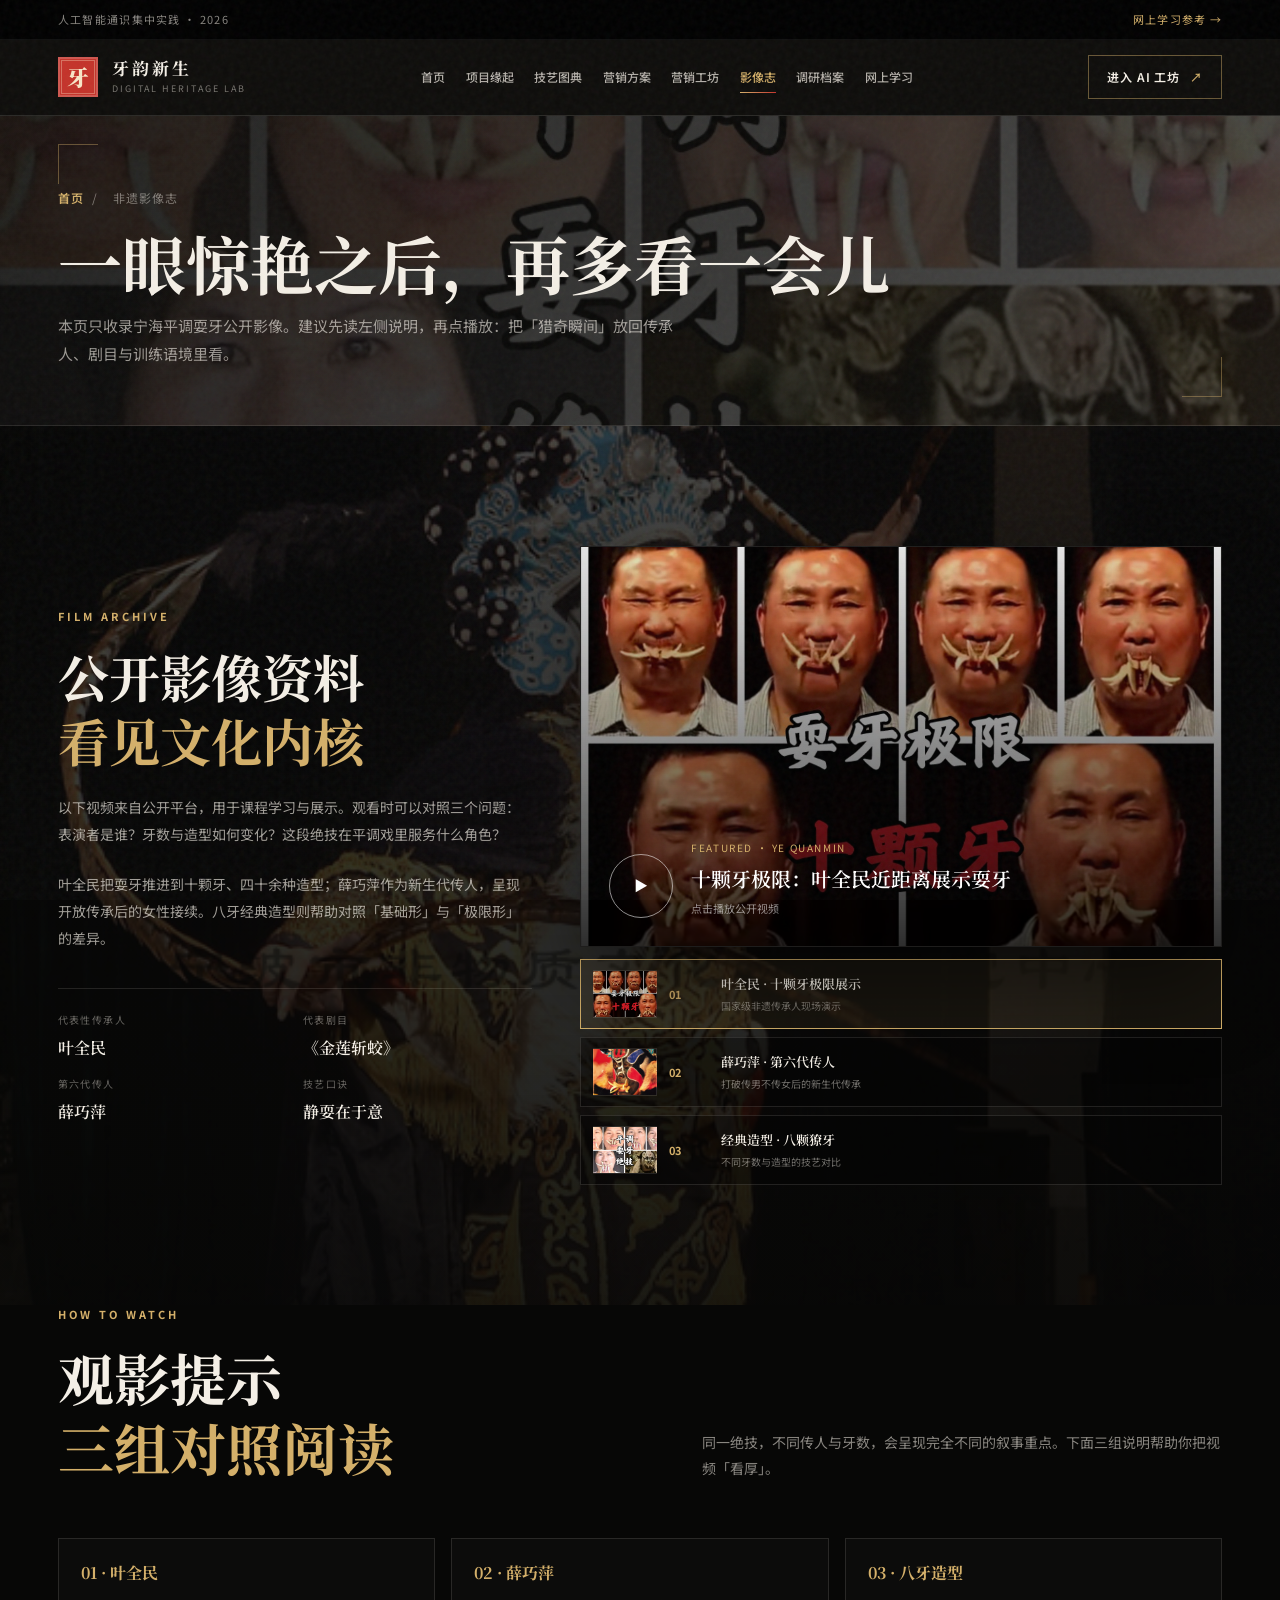
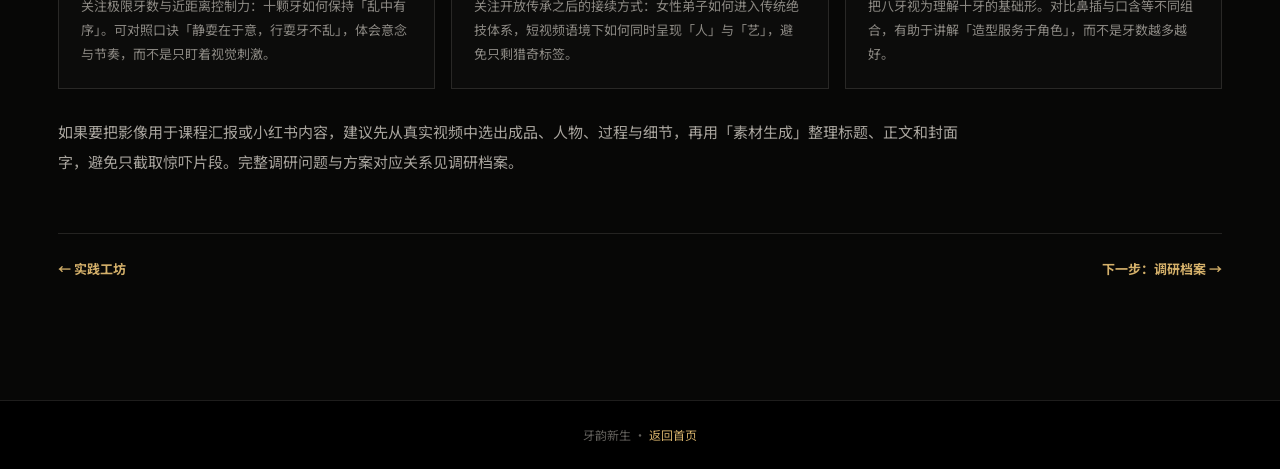
<file: html/video.html>
<!doctype html>
<html lang="zh-CN">
<head>
  <meta charset="UTF-8">
  <meta name="viewport" content="width=device-width, initial-scale=1.0">
  <title>非遗影像志｜牙韵新生</title>
  <link href="https://fonts.googleapis.com/css2?family=Noto+Serif+SC:wght@500;600;700;900&family=Noto+Sans+SC:wght@400;500;600;700&display=swap" rel="stylesheet">
  <link rel="stylesheet" href="../css/styles.css">
</head>
<body>
  <div class="grain" aria-hidden="true"></div>
  <div class="top-bar"><span>人工智能通识集中实践 · 2026</span><a href="learn.html">网上学习参考 →</a></div>
  <header class="site-header">
    <a class="brand" href="../index.html"><span class="brand-seal">牙</span><span><strong>牙韵新生</strong><small>DIGITAL HERITAGE LAB</small></span></a>
    <button class="menu-toggle" aria-label="打开导航" aria-expanded="false"><span></span><span></span></button>
    <nav class="nav-links">
      <a href="../index.html" data-page="home">首页</a>
      <a href="story.html" data-page="story">项目缘起</a>
      <a href="craft.html" data-page="craft">技艺图典</a>
      <a href="solutions.html" data-page="solutions">营销方案</a>
      <a href="lab.html" data-page="lab">营销工坊</a>
      <a href="video.html" data-page="video">影像志</a>
      <a href="about.html" data-page="about">调研档案</a>
      <a href="learn.html" data-page="learn">网上学习</a>
    </nav>
    <a class="nav-cta" href="lab.html">进入 AI 工坊 <span>↗</span></a>
  </header>

  <div class="page-banner soft" style="--banner-bg:url('../assets/images/shuaya-03-practice.jpg')">
    <div class="breadcrumb"><a href="../index.html">首页</a><span>/</span><span>非遗影像志</span></div>
    <h1>一眼惊艳之后，再多看一会儿</h1>
    <p>本页只收录宁海平调耍牙公开影像。建议先读左侧说明，再点播放：把「猎奇瞬间」放回传承人、剧目与训练语境里看。</p>
  </div>

  <main class="section video-section">
    <div class="video-copy">
      <div class="section-label">FILM ARCHIVE</div>
      <h2>公开影像资料<br><em>看见文化内核</em></h2>
      <p>以下视频来自公开平台，用于课程学习与展示。观看时可以对照三个问题：表演者是谁？牙数与造型如何变化？这段绝技在平调戏里服务什么角色？</p>
      <p>叶全民把耍牙推进到十颗牙、四十余种造型；薛巧萍作为新生代传人，呈现开放传承后的女性接续。八牙经典造型则帮助对照「基础形」与「极限形」的差异。</p>
      <div class="video-facts">
        <div><span>代表性传承人</span><strong>叶全民</strong></div>
        <div><span>代表剧目</span><strong>《金莲斩蛟》</strong></div>
        <div><span>第六代传人</span><strong>薛巧萍</strong></div>
        <div><span>技艺口诀</span><strong>静耍在于意</strong></div>
      </div>
    </div>
    <div class="video-stack">
      <div class="video-frame">
        <iframe id="heritage-video" src="about:blank" title="叶全民耍牙绝技视频" allow="autoplay; fullscreen; picture-in-picture" allowfullscreen></iframe>
        <button class="video-cover" data-play-video data-bvid="BV175411N75G" data-title="十颗牙极限：叶全民近距离展示耍牙" style="background:linear-gradient(180deg,rgba(0,0,0,.1),rgba(0,0,0,.82)),url('../assets/images/shuaya-01-ye.jpg') center/cover">
          <span class="big-play">▶</span>
          <div>
            <small>FEATURED · YE QUANMIN</small>
            <strong>十颗牙极限：叶全民近距离展示耍牙</strong>
            <em>点击播放公开视频</em>
          </div>
        </button>
      </div>
      <div class="video-playlist">
        <button class="video-item active" data-bvid="BV175411N75G" data-title="十颗牙极限：叶全民近距离展示耍牙" style="--v-thumb:url('../assets/images/shuaya-08-ye-cover.jpg')">
          <i class="video-thumb" aria-hidden="true"></i>
          <span>01</span><div><strong>叶全民 · 十颗牙极限展示</strong><small>国家级非遗传承人现场演示</small></div>
        </button>
        <button class="video-item" data-bvid="BV1ev4y1o7C3" data-title="第六代传人薛巧萍耍牙" style="--v-thumb:url('../assets/images/shuaya-09-xue.jpg')">
          <i class="video-thumb" aria-hidden="true"></i>
          <span>02</span><div><strong>薛巧萍 · 第六代传人</strong><small>打破传男不传女后的新生代传承</small></div>
        </button>
        <button class="video-item" data-bvid="BV1Sf4y1s7Tr" data-title="鼻插两颗口含八颗版耍牙" style="--v-thumb:url('../assets/images/shuaya-10-eight.jpg')">
          <i class="video-thumb" aria-hidden="true"></i>
          <span>03</span><div><strong>经典造型 · 八颗獠牙</strong><small>不同牙数与造型的技艺对比</small></div>
        </button>
      </div>
    </div>
  </main>

  <section class="section" style="padding-top:0">
    <div class="section-head">
      <div>
        <div class="section-label">HOW TO WATCH</div>
        <h2>观影提示<br><em>三组对照阅读</em></h2>
      </div>
      <p>同一绝技，不同传人与牙数，会呈现完全不同的叙事重点。下面三组说明帮助你把视频「看厚」。</p>
    </div>
    <div class="video-notes">
      <article class="video-note">
        <h3>01 · 叶全民</h3>
        <p>关注极限牙数与近距离控制力：十颗牙如何保持「乱中有序」。可对照口诀「静耍在于意，行耍牙不乱」，体会意念与节奏，而不是只盯着视觉刺激。</p>
      </article>
      <article class="video-note">
        <h3>02 · 薛巧萍</h3>
        <p>关注开放传承之后的接续方式：女性弟子如何进入传统绝技体系，短视频语境下如何同时呈现「人」与「艺」，避免只剩猎奇标签。</p>
      </article>
      <article class="video-note">
        <h3>03 · 八牙造型</h3>
        <p>把八牙视为理解十牙的基础形。对比鼻插与口含等不同组合，有助于讲解「造型服务于角色」，而不是牙数越多越好。</p>
      </article>
    </div>
    <div class="prose-panel" style="margin-top:28px">
      <p>如果要把影像用于课程汇报或小红书内容，建议先从真实视频中选出成品、人物、过程与细节，再用「素材生成」整理标题、正文和封面字，避免只截取惊吓片段。完整调研问题与方案对应关系见<a href="about.html">调研档案</a>。</p>
    </div>
    <div class="page-nav-row">
      <a href="lab.html">← 实践工坊</a>
      <a href="about.html">下一步：调研档案 →</a>
    </div>
  </section>

  <footer class="site-footer compact"><p>牙韵新生 · <a href="../index.html">返回首页</a></p></footer>
  <script src="../js/common.js"></script>
  <script src="../js/video.js"></script>
</body>
</html>
</file>
<file: css/styles.css>
:root {
  --bg: #070706;
  --bg-elevated: #12110f;
  --bg-soft: #1a1815;
  --paper: #f4efe6;
  --paper-dim: #cfc5b4;
  --ink: #0d0c0b;
  --red: #c4332a;
  --red-deep: #8a1f1c;
  --gold: #d4b06a;
  --gold-dim: #9a7d45;
  --line: rgba(244, 239, 230, 0.12);
  --line-strong: rgba(244, 239, 230, 0.22);
  --glass: rgba(18, 17, 15, 0.72);
  --serif: "Noto Serif SC", "Songti SC", "STSong", serif;
  --sans: "Noto Sans SC", "PingFang SC", "Microsoft YaHei", sans-serif;
  --ease: cubic-bezier(.22, 1, .36, 1);
  --header-h: 76px;
}

*, *::before, *::after { box-sizing: border-box; }
html { scroll-behavior: smooth; }
body {
  margin: 0;
  color: var(--paper);
  background: var(--bg);
  font-family: var(--sans);
  line-height: 1.7;
  overflow-x: hidden;
  -webkit-font-smoothing: antialiased;
}
img { max-width: 100%; display: block; }
a { color: inherit; text-decoration: none; }
button, input, select, textarea { font: inherit; color: inherit; }
button { cursor: pointer; }
::selection { background: var(--red); color: white; }

.grain {
  position: fixed; inset: 0; z-index: 9998; pointer-events: none; opacity: .045;
  background-image: url("data:image/svg+xml,%3Csvg viewBox='0 0 200 200' xmlns='http://www.w3.org/2000/svg'%3E%3Cfilter id='n'%3E%3CfeTurbulence type='fractalNoise' baseFrequency='.8' numOctaves='4' stitchTiles='stitch'/%3E%3C/filter%3E%3Crect width='100%25' height='100%25' filter='url(%23n)'/%3E%3C/svg%3E");
}
.ambient-glow {
  position: fixed; inset: 0; z-index: -1; pointer-events: none;
  background:
    radial-gradient(ellipse 60% 40% at 15% 10%, rgba(196,51,42,.18), transparent 60%),
    radial-gradient(ellipse 50% 35% at 85% 20%, rgba(212,176,106,.1), transparent 55%),
    radial-gradient(ellipse 40% 30% at 50% 100%, rgba(138,31,28,.12), transparent 60%);
}

.top-bar {
  display: flex; justify-content: space-between; align-items: center;
  padding: 10px 4.5vw; background: #000; border-bottom: 1px solid rgba(255,255,255,.06);
  font-size: 11px; letter-spacing: .12em; color: rgba(244,239,230,.55);
}
.top-bar-meta { display: flex; align-items: center; gap: 22px; }
.top-bar a { color: var(--gold); transition: .25s; }
.top-bar a:hover { color: white; }

.site-header {
  position: sticky; top: 0; z-index: 100; height: var(--header-h);
  display: flex; align-items: center; justify-content: space-between;
  padding: 0 4.5vw; backdrop-filter: blur(18px) saturate(1.2);
  background: var(--glass); border-bottom: 1px solid var(--line);
  transition: box-shadow .35s var(--ease), background .35s;
}
.site-header.scrolled { background: rgba(7,7,6,.9); box-shadow: 0 20px 50px rgba(0,0,0,.45); }

.brand { display: flex; align-items: center; gap: 14px; }
.brand-seal {
  width: 40px; height: 40px; display: grid; place-items: center;
  background: var(--red); color: #f8e7c8; font: 900 22px/1 var(--serif);
  box-shadow: inset 0 0 0 2px rgba(255,255,255,.18);
  position: relative;
}
.brand-seal::after {
  content: ""; position: absolute; inset: 3px;
  border: 1px solid rgba(248,231,200,.35);
}
.brand strong { display: block; font: 700 17px/1.15 var(--serif); letter-spacing: .18em; }
.brand small { display: block; margin-top: 4px; font-size: 9px; letter-spacing: .22em; color: rgba(244,239,230,.45); }

.nav-links { display: flex; gap: clamp(12px, 1.6vw, 28px); font-size: 12px; font-weight: 500; }
.nav-links a {
  position: relative; padding: 28px 0; color: rgba(244,239,230,.72); transition: color .25s;
}
.nav-links a::after {
  content: ""; position: absolute; left: 0; bottom: 22px; width: 0; height: 1px;
  background: linear-gradient(90deg, var(--gold), var(--red)); transition: width .35s var(--ease);
}
.nav-links a:hover, .nav-links a.active { color: var(--paper); }
.nav-links a:hover::after, .nav-links a.active::after { width: 100%; }
.nav-links a.active { color: var(--gold); }

.nav-cta {
  display: inline-flex; align-items: center; gap: 10px;
  padding: 11px 18px; border: 1px solid rgba(212,176,106,.45);
  font-size: 12px; font-weight: 600; letter-spacing: .08em;
  transition: .3s var(--ease); background: transparent;
}
.nav-cta:hover { background: var(--red); border-color: var(--red); transform: translateY(-1px); }
.nav-cta span { color: var(--gold); }
.menu-toggle { display: none; border: 0; background: none; padding: 8px; }
.menu-toggle span { display: block; width: 22px; height: 1.5px; margin: 6px 0; background: var(--paper); }

/* ========== Buttons ========== */
.btn {
  display: inline-flex; align-items: center; justify-content: space-between; gap: 28px;
  padding: 16px 22px; border: 0; font-size: 13px; font-weight: 600; letter-spacing: .06em;
  transition: .35s var(--ease); cursor: pointer;
}
.btn-primary { background: var(--paper); color: var(--ink); }
.btn-primary:hover { background: var(--red); color: white; transform: translateY(-2px); box-shadow: 0 16px 40px rgba(196,51,42,.35); }
.btn-ghost {
  background: transparent; color: var(--paper);
  border: 1px solid rgba(244,239,230,.28); padding: 15px 22px;
}
.btn-ghost:hover { border-color: var(--gold); color: var(--gold); }
.btn-text {
  display: inline-flex; align-items: center; gap: 12px;
  border: 0; background: none; color: var(--paper); font-size: 13px; font-weight: 600;
}
.play-dot {
  width: 42px; height: 42px; border-radius: 50%; display: grid; place-items: center;
  border: 1px solid rgba(244,239,230,.4); font-size: 11px; transition: .3s;
}
.btn-text:hover .play-dot { background: var(--red); border-color: var(--red); }

/* ========== Hero ========== */
.hero {
  position: relative; min-height: calc(100vh - 40px); display: grid; align-items: end;
  overflow: hidden;
}
.hero-media {
  position: absolute; inset: 0;
  background:
    linear-gradient(90deg, rgba(7,7,6,.92) 0%, rgba(7,7,6,.55) 48%, rgba(7,7,6,.35) 100%),
    linear-gradient(180deg, rgba(7,7,6,.2) 0%, rgba(7,7,6,.85) 100%),
    url("../assets/images/shuaya-04-costume.jpg") center/cover no-repeat;
  transform: scale(1.05);
  animation: heroZoom 18s var(--ease) infinite alternate;
}
@keyframes heroZoom { to { transform: scale(1.12); } }
.hero-frame {
  position: absolute; inset: 28px; z-index: 1; pointer-events: none;
  border: 1px solid rgba(212,176,106,.18);
  box-shadow: inset 0 0 80px rgba(0,0,0,.25);
}
.hero-frame::before, .hero-frame::after {
  content: ""; position: absolute; width: 28px; height: 28px;
  border: 1px solid var(--gold);
}
.hero-frame::before { left: -1px; top: -1px; border-right: 0; border-bottom: 0; }
.hero-frame::after { right: -1px; bottom: -1px; border-left: 0; border-top: 0; }
.hero-content {
  position: relative; z-index: 2; width: min(760px, 92vw);
  padding: 0 4.5vw 9vh;
}
.hero-side-card {
  position: absolute; right: 5vw; bottom: 12vh; z-index: 3;
  width: min(280px, 28vw); border: 1px solid rgba(212,176,106,.35);
  background: rgba(10,9,8,.72); backdrop-filter: blur(16px);
  overflow: hidden; box-shadow: 0 30px 60px rgba(0,0,0,.45);
  animation: floatCard 5s ease-in-out infinite;
}
@keyframes floatCard {
  0%,100% { transform: translateY(0); }
  50% { transform: translateY(-10px); }
}
.hero-side-card img { width: 100%; height: 140px; object-fit: cover; }
.hero-side-card > div { padding: 16px 18px 18px; }
.hero-side-card small { display: block; color: var(--gold); font-size: 9px; letter-spacing: .2em; }
.hero-side-card strong { display: block; margin: 8px 0; font: 700 16px var(--serif); }
.hero-side-card p { margin: 0; color: rgba(244,239,230,.55); font-size: 11px; line-height: 1.7; }

.prestige-marquee {
  overflow: hidden; border-block: 1px solid var(--line);
  background: linear-gradient(90deg, rgba(196,51,42,.18), rgba(18,17,15,.9) 30%, rgba(18,17,15,.9) 70%, rgba(212,176,106,.12));
}
.prestige-track {
  display: flex; width: max-content; gap: 0; padding: 16px 0;
  animation: marquee 36s linear infinite;
}
.prestige-track span {
  padding: 0 28px; font: 600 12px var(--serif); letter-spacing: .22em; color: rgba(244,239,230,.7);
}
.prestige-track b { color: var(--gold); }
@keyframes marquee { to { transform: translateX(-50%); } }

.ornament-title {
  display: flex; align-items: center; justify-content: center; gap: 18px;
  margin-bottom: 42px; color: var(--gold); font-size: 11px; letter-spacing: .28em; font-weight: 700;
}
.ornament-title i { width: 64px; height: 1px; background: linear-gradient(90deg, transparent, var(--gold)); }
.ornament-title i:last-child { background: linear-gradient(90deg, var(--gold), transparent); }

.metrics-section { padding-top: 72px; padding-bottom: 40px; }
.metrics-grid { display: grid; grid-template-columns: repeat(4, 1fr); gap: 14px; }
.metric-card {
  position: relative; padding: 28px 22px; min-height: 180px;
  border: 1px solid var(--line); background:
    linear-gradient(160deg, rgba(255,255,255,.03), transparent 50%),
    var(--bg-elevated);
  transition: .4s var(--ease);
}
.metric-card::before {
  content: ""; position: absolute; left: 0; top: 0; width: 100%; height: 2px;
  background: linear-gradient(90deg, transparent, var(--gold), transparent);
  opacity: .4;
}
.metric-card:hover { transform: translateY(-6px); border-color: rgba(212,176,106,.45); box-shadow: 0 24px 50px rgba(0,0,0,.35); }
.metric-num { color: rgba(244,239,230,.3); font-size: 11px; letter-spacing: .18em; }
.metric-card strong { display: block; margin: 24px 0 8px; font: 700 52px/1 var(--serif); color: var(--gold); }
.metric-card p { margin: 0; font: 600 15px var(--serif); }
.metric-card small { display: block; margin-top: 10px; color: rgba(244,239,230,.4); font-size: 11px; }

.pathway-section { background: #0a0908; border-block: 1px solid var(--line); }
.pathway {
  display: grid; grid-template-columns: repeat(4, 1fr); gap: 12px;
}
.pathway-step {
  position: relative; padding: 28px 20px; min-height: 210px;
  border: 1px solid var(--line); background: rgba(255,255,255,.02);
  transition: .35s var(--ease);
}
.pathway-step::after {
  content: "→"; position: absolute; right: -10px; top: 50%; transform: translateY(-50%);
  z-index: 2; color: var(--gold); font-size: 14px; opacity: .5;
}
.pathway-step:last-child::after { display: none; }
.pathway-step:hover {
  background: linear-gradient(180deg, rgba(196,51,42,.22), rgba(196,51,42,.05));
  border-color: rgba(196,51,42,.5); transform: translateY(-6px);
}
.pathway-step b { color: var(--gold); font-size: 11px; letter-spacing: .16em; }
.pathway-step h3 { margin: 28px 0 8px; font: 700 36px var(--serif); color: var(--paper); }
.pathway-step p { margin: 0; font: 600 16px var(--serif); }
.pathway-step span { display: block; margin-top: 18px; color: rgba(244,239,230,.4); font-size: 12px; }

.feature-strip {
  display: grid; grid-template-columns: repeat(3, 1fr); gap: 16px;
}
.feature-card {
  position: relative; min-height: 420px; overflow: hidden;
  border: 1px solid var(--line); background: #000; transition: .45s var(--ease);
}
.feature-card img {
  width: 100%; height: 100%; object-fit: cover; position: absolute; inset: 0;
  transition: transform .8s var(--ease); filter: brightness(.72) saturate(.9);
}
.feature-card:hover { transform: translateY(-8px); box-shadow: 0 30px 70px rgba(0,0,0,.45); border-color: rgba(212,176,106,.4); }
.feature-card:hover img { transform: scale(1.08); filter: brightness(.85) saturate(1); }
.feature-card-body {
  position: absolute; left: 0; right: 0; bottom: 0; z-index: 1;
  padding: 28px 24px; background: linear-gradient(180deg, transparent, rgba(0,0,0,.92));
}
.feature-card-body span { color: var(--gold); font-size: 11px; letter-spacing: .16em; }
.feature-card-body h3 { margin: 12px 0 8px; font: 700 24px var(--serif); }
.feature-card-body p { margin: 0; color: rgba(244,239,230,.6); font-size: 13px; line-height: 1.7; }

.timeline { list-style: none; margin: 0; padding: 0; border-left: 1px solid rgba(212,176,106,.35); }
.timeline li {
  position: relative; display: grid; grid-template-columns: 120px 1fr; gap: 28px;
  padding: 0 0 36px 36px;
}
.timeline li::before {
  content: ""; position: absolute; left: -6px; top: 6px; width: 11px; height: 11px;
  border-radius: 50%; background: var(--bg); border: 2px solid var(--gold);
  box-shadow: 0 0 0 4px rgba(212,176,106,.12);
}
.timeline li span { color: var(--gold); font-size: 12px; font-weight: 700; letter-spacing: .1em; }
.timeline li h3 { margin: 0 0 8px; font: 700 20px var(--serif); }
.timeline li p { margin: 0; color: rgba(244,239,230,.55); font-size: 14px; line-height: 1.8; }

.cta-banner { padding-top: 20px; }
.cta-banner-inner {
  display: flex; justify-content: space-between; align-items: center; gap: 40px;
  padding: 48px 44px;
  border: 1px solid rgba(212,176,106,.35);
  background:
    linear-gradient(120deg, rgba(196,51,42,.22), rgba(7,7,6,.55) 45%, rgba(7,7,6,.7)),
    url("../assets/images/shuaya-02-stage.jpg") center/cover;
  box-shadow: 0 40px 80px rgba(0,0,0,.35);
}
.cta-banner-inner h2 { margin: 10px 0 12px; font: 700 clamp(28px, 3vw, 42px) var(--serif); }
.cta-banner-inner p { margin: 0; max-width: 480px; color: rgba(244,239,230,.7); font-size: 14px; line-height: 1.8; }
.cta-banner-actions { display: flex; flex-wrap: wrap; gap: 12px; }

.quote-ornament {
  font: 700 72px/1 var(--serif); color: rgba(212,176,106,.35); margin-bottom: 8px;
}
.quote-tags { display: flex; justify-content: center; flex-wrap: wrap; gap: 10px; margin-top: 28px; }
.quote-tags span {
  padding: 8px 14px; border: 1px solid var(--line); font-size: 11px; letter-spacing: .12em;
  color: rgba(244,239,230,.55);
}

.portal-card {
  position: relative;
}
.portal-card::after {
  content: ""; position: absolute; right: 16px; top: 16px; width: 10px; height: 10px;
  border-top: 1px solid var(--gold); border-right: 1px solid var(--gold); opacity: .65; z-index: 2;
}

.eyebrow {
  display: inline-flex; align-items: center; gap: 14px; margin-bottom: 28px;
  font-size: 11px; letter-spacing: .28em; color: var(--gold); font-weight: 600;
}
.eyebrow::before { content: ""; width: 36px; height: 1px; background: var(--gold); }
.hero h1 {
  margin: 0; font: 700 clamp(42px, 7vw, 88px)/1.08 var(--serif);
  letter-spacing: .02em;
}
.hero h1 em {
  font-style: normal; color: transparent;
  background: linear-gradient(120deg, #f4efe6 20%, var(--gold) 50%, var(--red) 100%);
  -webkit-background-clip: text; background-clip: text;
}
.hero-lead {
  max-width: 540px; margin: 28px 0 40px;
  color: rgba(244,239,230,.72); font-size: clamp(14px, 1.4vw, 17px); line-height: 1.95;
}
.hero-actions { display: flex; flex-wrap: wrap; align-items: center; gap: 18px 28px; }
.hero-stats {
  display: grid; grid-template-columns: repeat(3, auto); gap: 42px;
  margin-top: 64px; padding-top: 28px; border-top: 1px solid var(--line);
  width: fit-content;
}
.hero-stats strong { display: block; font: 700 34px/1 var(--serif); color: var(--gold); }
.hero-stats strong::after { content: "+"; }
.hero-stats span { display: block; margin-top: 8px; font-size: 11px; letter-spacing: .14em; color: rgba(244,239,230,.45); }
.scroll-cue {
  position: absolute; right: 4.5vw; bottom: 8vh; z-index: 2;
  writing-mode: vertical-rl; font-size: 10px; letter-spacing: .35em; color: rgba(244,239,230,.4);
}
.scroll-cue i {
  display: block; width: 1px; height: 56px; margin-top: 14px; margin-inline: auto;
  background: linear-gradient(var(--gold), transparent); animation: pulse 1.8s infinite;
}
@keyframes pulse { 50% { opacity: .25; } }

/* ========== Sections ========== */
.section { padding: clamp(72px, 10vw, 120px) 4.5vw; }
.section-label {
  margin-bottom: 18px; color: var(--gold); font-size: 11px; font-weight: 700; letter-spacing: .28em;
}
.section-head {
  display: flex; justify-content: space-between; align-items: end; gap: 40px; margin-bottom: 56px;
}
.section-head h2 {
  margin: 0; max-width: 720px;
  font: 700 clamp(32px, 4.5vw, 56px)/1.25 var(--serif);
}
.section-head h2 em { font-style: normal; color: var(--gold); }
.section-head p { max-width: 520px; margin: 0; color: rgba(244,239,230,.55); font-size: 14px; line-height: 1.9; }

/* Long-form text blocks */
.prose-panel {
  max-width: 920px; margin: 0 0 40px;
  color: rgba(244,239,230,.68); font-size: 15px; line-height: 2;
}
.prose-panel p { margin: 0 0 16px; }
.prose-panel p:last-child { margin-bottom: 0; }
.knowledge-grid {
  display: grid; grid-template-columns: 1.2fr 1fr; gap: 28px; margin-top: 8px;
}
.knowledge-card {
  padding: 28px 30px; border: 1px solid var(--line);
  background: rgba(255,255,255,.02);
}
.knowledge-card h3 {
  margin: 0 0 14px; font: 700 22px var(--serif); color: var(--gold);
}
.knowledge-card p {
  margin: 0 0 12px; color: rgba(244,239,230,.62); font-size: 14px; line-height: 1.95;
}
.knowledge-card p:last-child { margin-bottom: 0; }
.knowledge-card ul {
  margin: 8px 0 0; padding-left: 18px;
  color: rgba(244,239,230,.58); font-size: 13px; line-height: 1.9;
}
.detail-blocks { display: grid; gap: 18px; margin: 28px 0 8px; }
.detail-block {
  padding: 26px 28px; border: 1px solid var(--line);
  background: linear-gradient(135deg, rgba(255,255,255,.03), transparent 60%);
}
.detail-block h3 {
  margin: 0 0 12px; font: 700 20px var(--serif);
}
.detail-block h3 small {
  display: block; margin-bottom: 6px;
  color: var(--gold); font-size: 10px; letter-spacing: .18em; font-weight: 700;
}
.detail-block p {
  margin: 0 0 10px; color: rgba(244,239,230,.62); font-size: 14px; line-height: 1.95;
}
.detail-block p:last-child { margin-bottom: 0; }
.solution-detail {
  display: block; padding: 28px 8px 32px; border-bottom: 1px solid var(--line);
  color: inherit; transition: .35s var(--ease);
}
.solution-detail:hover { background: linear-gradient(90deg, rgba(196,51,42,.12), transparent 65%); padding-left: 16px; }
.solution-detail-top {
  display: grid; grid-template-columns: 88px 56px 180px 1fr 48px;
  gap: 20px; align-items: center;
}
.solution-detail .solution-thumb {
  width: 88px; height: 72px;
  background: var(--sol-bg, none) center/cover no-repeat;
  border: 1px solid var(--line);
}
.solution-body {
  margin: 16px 0 0 164px; max-width: 760px;
  color: rgba(244,239,230,.58); font-size: 13px; line-height: 1.95;
}
.solution-body p { margin: 0 0 10px; }
.solution-body ul { margin: 8px 0 0; padding-left: 18px; }
.solution-body li { margin-bottom: 4px; }
.video-notes {
  margin-top: 40px; display: grid; grid-template-columns: 1fr 1fr 1fr; gap: 16px;
}
.video-note {
  padding: 22px; border: 1px solid var(--line); background: rgba(255,255,255,.02);
}
.video-note h3 { margin: 0 0 10px; font: 700 16px var(--serif); color: var(--gold); }
.video-note p { margin: 0; color: rgba(244,239,230,.55); font-size: 13px; line-height: 1.85; }

/* ========== Portal cards ========== */
.portal-rail {
  display: grid; grid-template-columns: repeat(3, 1fr); gap: 16px;
}
.portal-card {
  position: relative; min-height: 300px; padding: 28px;
  border: 1px solid var(--line); background: var(--bg-elevated);
  overflow: hidden; transition: .45s var(--ease);
}
.portal-card.has-bg {
  background:
    linear-gradient(165deg, rgba(7,7,6,.55) 0%, rgba(7,7,6,.88) 55%, rgba(7,7,6,.94) 100%),
    var(--card-bg) center/cover no-repeat;
}
.portal-card.has-bg::before {
  content: ""; position: absolute; inset: 0; opacity: 1;
  background: linear-gradient(180deg, rgba(7,7,6,.15), rgba(7,7,6,.55));
  transition: .45s;
}
.portal-card.has-bg:hover {
  transform: translateY(-8px);
  border-color: rgba(212,176,106,.55);
  box-shadow: 0 30px 60px rgba(0,0,0,.5);
  background:
    linear-gradient(165deg, rgba(7,7,6,.28) 0%, rgba(7,7,6,.72) 55%, rgba(7,7,6,.88) 100%),
    var(--card-bg) center/cover no-repeat;
}
.portal-card.has-bg:hover::before { opacity: .4; }
.portal-card > * { position: relative; z-index: 1; }
.portal-card .num { font-size: 12px; letter-spacing: .2em; color: var(--gold); text-shadow: 0 2px 12px rgba(0,0,0,.6); }
.portal-card h3 { margin: 40px 0 14px; font: 700 26px/1.3 var(--serif); text-shadow: 0 4px 20px rgba(0,0,0,.7); }
.portal-card p { margin: 0; color: rgba(244,239,230,.78); font-size: 13px; line-height: 1.85; text-shadow: 0 2px 10px rgba(0,0,0,.6); }
.portal-card .go {
  display: inline-flex; margin-top: 36px; font-size: 12px; font-weight: 700; color: var(--gold);
  letter-spacing: .08em;
}
.portal-card.featured { border-color: rgba(212,176,106,.45); box-shadow: inset 0 0 0 1px rgba(212,176,106,.15); }

/* Themed section backgrounds */
.has-section-bg {
  position: relative;
  background: #0a0908;
  overflow: hidden;
  border-block: 1px solid var(--line);
}
.has-section-bg::before {
  content: ""; position: absolute; inset: 0; z-index: 0;
  background: var(--section-bg) center/cover no-repeat;
  transform: scale(1.04);
  filter: saturate(.75) brightness(.45);
}
.section-veil {
  position: absolute; inset: 0; z-index: 1; pointer-events: none;
  background:
    linear-gradient(180deg, rgba(7,7,6,.78), rgba(7,7,6,.88) 40%, rgba(7,7,6,.92)),
    linear-gradient(90deg, rgba(7,7,6,.55), transparent 40%, rgba(7,7,6,.4));
}
.section-veil.dark {
  background:
    linear-gradient(180deg, rgba(7,7,6,.82), rgba(7,7,6,.9)),
    radial-gradient(circle at 50% 40%, rgba(196,51,42,.18), transparent 55%);
}
.section-inner { position: relative; z-index: 2; }
.has-section-bg.section { padding-top: clamp(72px, 10vw, 110px); padding-bottom: clamp(72px, 10vw, 110px); }
.metrics-section .metric-card,
.pathway-section .pathway-step {
  background: rgba(10,9,8,.72);
  backdrop-filter: blur(10px);
  border-color: rgba(244,239,230,.16);
}
.pathway-section { background: transparent; }

/* ========== Split feature ========== */
.split-feature {
  display: grid; grid-template-columns: 1.05fr .95fr; gap: 0; min-height: 620px;
  border-block: 1px solid var(--line);
}
.split-media {
  position: relative; min-height: 420px;
  background: url("../assets/images/shuaya-02-stage.jpg") center/cover;
}
.split-media::after {
  content: ""; position: absolute; inset: 0;
  background: linear-gradient(90deg, transparent 40%, rgba(7,7,6,.55));
}
.split-copy {
  display: flex; flex-direction: column; justify-content: center;
  padding: clamp(40px, 6vw, 80px); background: var(--bg-elevated);
}
.split-copy h2 { margin: 0 0 22px; font: 700 clamp(30px, 3.5vw, 46px)/1.3 var(--serif); }
.split-copy p { margin: 0 0 18px; color: rgba(244,239,230,.62); font-size: 15px; line-height: 1.95; }
.challenge-grid {
  display: grid; grid-template-columns: 1fr 1fr; gap: 12px; margin-top: 36px;
}
.challenge-item {
  padding: 18px; border: 1px solid var(--line); background: rgba(255,255,255,.02);
}
.challenge-item b { display: block; margin-bottom: 8px; color: var(--gold); font: 700 14px var(--serif); }
.challenge-item span { color: rgba(244,239,230,.5); font-size: 12px; line-height: 1.7; }

/* ========== Solutions ========== */
.solutions-page, .solutions-block { background: #0b0a09; }
.solution-list { border-top: 1px solid var(--line); }
.solution {
  display: grid; grid-template-columns: 70px 200px 1fr 48px;
  gap: 20px; align-items: center; min-height: 120px;
  padding: 24px 8px; border-bottom: 1px solid var(--line);
  color: inherit; transition: .35s var(--ease);
}
.solution.has-thumb {
  grid-template-columns: 88px 56px 180px 1fr 48px;
  padding: 18px 8px;
}
.solution-thumb {
  width: 88px; height: 72px;
  background: var(--sol-bg, none) center/cover no-repeat;
  border: 1px solid var(--line); filter: saturate(.9);
}
.solution:hover {
  background: linear-gradient(90deg, rgba(196,51,42,.18), transparent 70%);
  padding-left: 20px;
}
.solution:hover .solution-thumb { filter: saturate(1.05) brightness(1.05); }
.solution-number { color: rgba(244,239,230,.35); font-size: 12px; letter-spacing: .16em; }
.solution-title small { display: block; color: var(--gold); font-size: 10px; letter-spacing: .22em; }
.solution-title h3 { margin: 8px 0 0; font: 700 24px var(--serif); }
.solution p { margin: 0; max-width: 520px; color: rgba(244,239,230,.5); font-size: 13px; line-height: 1.8; }
.solution-arrow {
  width: 42px; height: 42px; border-radius: 50%; border: 1px solid var(--line-strong);
  display: grid; place-items: center; transition: .3s;
}
.solution:hover .solution-arrow { background: var(--red); border-color: var(--red); }

/* ========== Lab ========== */
.lab-shell {
  border: 1px solid var(--line); background: var(--bg-elevated);
  box-shadow: 0 40px 100px rgba(0,0,0,.35);
}
.lab-tabs {
  display: grid; grid-template-columns: repeat(4, 1fr); border-bottom: 1px solid var(--line);
}
.lab-tabs button {
  padding: 20px 10px; border: 0; border-right: 1px solid var(--line);
  background: transparent; color: rgba(244,239,230,.55); font-size: 12px; transition: .25s;
}
.lab-tabs button:last-child { border-right: 0; }
.lab-tabs button span { margin-right: 8px; color: var(--gold-dim); font-size: 10px; }
.lab-tabs button[aria-selected="true"] {
  background: linear-gradient(180deg, rgba(196,51,42,.25), rgba(196,51,42,.08));
  color: var(--paper); box-shadow: inset 0 -2px 0 var(--red);
}
.lab-panel { display: none; min-height: 540px; padding: 36px; }
.lab-panel.active {
  display: grid; grid-template-columns: 1.15fr .85fr; gap: 28px;
  animation: fadeUp .4s var(--ease);
}
#panel-data.lab-panel.active {
  display: block;
  padding: 24px;
  grid-template-columns: none;
}
@keyframes fadeUp { from { opacity: 0; transform: translateY(10px); } }

.camera-wrap {
  position: relative; min-height: 440px; overflow: hidden; background: #050505;
  border: 1px solid var(--line);
}
#camera { width: 100%; height: 100%; object-fit: cover; transform: scaleX(-1); }
.camera-placeholder {
  position: absolute; inset: 0; display: flex; flex-direction: column;
  align-items: center; justify-content: center;
  background:
    radial-gradient(circle at center, rgba(196,51,42,.12), transparent 55%),
    linear-gradient(180deg, #141210, #050505);
}
.camera-placeholder strong { margin-top: 24px; font: 600 18px var(--serif); }
.camera-placeholder small { margin-top: 8px; color: rgba(244,239,230,.4); font-size: 11px; }
.face-scan {
  position: relative; width: 110px; height: 140px;
  border: 1px solid rgba(212,176,106,.4); border-radius: 50% 50% 42% 42%;
}
.face-scan i {
  position: absolute; left: 18px; right: 18px; top: 45%; height: 1px;
  background: var(--red); box-shadow: 0 0 16px var(--red);
  animation: faceScan 2s infinite alternate;
}
@keyframes faceScan { from { transform: translateY(-30px); } to { transform: translateY(40px); } }
#pose-overlay { position: absolute; inset: 0; width: 100%; height: 100%; pointer-events: none; }
.camera-status {
  position: absolute; left: 14px; top: 14px; font-size: 10px; letter-spacing: .16em;
  color: rgba(244,239,230,.55);
}
.camera-status i {
  display: inline-block; width: 6px; height: 6px; margin-right: 6px;
  border-radius: 50%; background: #3ecf8e; box-shadow: 0 0 10px #3ecf8e;
}
.scan-line { position: absolute; left: 0; right: 0; top: 0; height: 1px; background: var(--red); opacity: 0; }
.camera-wrap.scanning .scan-line { opacity: .7; animation: scan 2.4s linear infinite; }
@keyframes scan { to { top: 100%; } }

.analysis-card, .form-card, .result-card, .knowledge-side, .chat-card,
.copyright-visual, .monitor-list, .data-intro, .chart-card {
  border: 1px solid var(--line); padding: 28px; background: rgba(255,255,255,.02);
}
.panel-title { display: flex; justify-content: space-between; align-items: end; margin-bottom: 32px; }
.panel-title small { color: var(--gold); font-size: 10px; letter-spacing: .18em; }
.panel-title h3 { margin: 6px 0 0; font: 700 24px var(--serif); }
.panel-title > strong { font: 700 48px/1 var(--serif); color: var(--gold); }
.metric { margin-bottom: 22px; }
.metric div { display: flex; justify-content: space-between; margin-bottom: 8px; font-size: 12px; }
.metric b { font-weight: 500; color: rgba(244,239,230,.45); }
.metric > i { display: block; height: 3px; background: rgba(255,255,255,.08); }
.metric em { display: block; width: 0; height: 100%; background: linear-gradient(90deg, var(--red-deep), var(--gold)); transition: 1s var(--ease); }
.ai-tip {
  display: flex; gap: 12px; margin: 28px 0 20px; padding: 14px;
  background: rgba(196,51,42,.1); border: 1px solid rgba(196,51,42,.2);
}
.ai-tip span {
  flex: none; width: 28px; height: 28px; display: grid; place-items: center;
  background: var(--red); font-size: 9px; font-weight: 700;
}
.ai-tip p { margin: 0; color: rgba(244,239,230,.7); font-size: 12px; line-height: 1.7; }
.panel-button {
  display: flex; justify-content: space-between; width: 100%;
  padding: 14px 16px; border: 0; background: var(--paper); color: var(--ink);
  font-size: 12px; font-weight: 700; transition: .25s;
}
.panel-button:hover { background: var(--red); color: white; }
.privacy-note { display: block; margin-top: 12px; color: rgba(244,239,230,.35); font-size: 10px; line-height: 1.6; }

.step-badge { color: var(--gold); font-size: 10px; letter-spacing: .2em; }
.form-card h3, .knowledge-side h3, .copyright-visual h3, .data-intro h3 {
  margin: 12px 0; font: 700 24px var(--serif);
}
.form-card > p, .knowledge-side > p, .copyright-visual > p, .data-intro > p {
  color: rgba(244,239,230,.5); font-size: 13px; line-height: 1.8;
}
.form-card label { display: block; margin-top: 18px; color: rgba(244,239,230,.55); font-size: 11px; }
.form-card input, .form-card select, .form-card textarea {
  width: 100%; margin-top: 8px; padding: 12px 14px;
  border: 1px solid var(--line-strong); background: rgba(0,0,0,.35); outline: none;
  font-size: 13px; resize: vertical; transition: border-color .25s;
}
.form-card input:focus, .form-card select:focus, .form-card textarea:focus { border-color: var(--gold); }
.form-row { display: grid; grid-template-columns: 1fr 1fr; gap: 12px; }
.form-card .panel-button { margin-top: 22px; }
.creator-tabs { display: flex; gap: 8px; margin: 18px 0 8px; }
.creator-tab {
  padding: 8px 14px; border: 1px solid var(--line-strong); background: transparent;
  font-size: 11px; font-weight: 700;
}
.creator-tab.active { background: var(--red); border-color: var(--red); }
.creator-pane { display: none; }
.creator-pane.active { display: block; }
.result-card { background: #0a0908; }
.result-head {
  display: flex; justify-content: space-between; padding-bottom: 14px;
  border-bottom: 1px solid var(--line); font-size: 12px;
}
.result-head button { border: 0; background: none; color: var(--gold); font-size: 11px; }
.script-empty {
  height: 360px; display: grid; place-content: center; text-align: center;
  color: rgba(244,239,230,.35);
}
.script-empty div { font-size: 28px; color: var(--red); }
.script-empty p { font: 600 16px/1.8 var(--serif); }
.script-output { height: 360px; overflow: auto; padding-right: 8px; font-size: 12px; line-height: 1.85; }
.script-output h4 { margin: 16px 0 6px; color: var(--gold); font-size: 12px; }
.script-output p { margin: 0; color: rgba(244,239,230,.7); }
.script-output pre {
  margin: 0; padding: 14px; background: #000; color: #d8cdb8;
  font-size: 11px; line-height: 1.7; white-space: pre-wrap; word-break: break-all;
}

.topic-cloud { display: flex; flex-wrap: wrap; gap: 8px; margin-top: 28px; }
.topic-cloud button {
  padding: 8px 12px; border: 1px solid var(--line-strong); background: transparent; font-size: 11px;
}
.topic-cloud button:hover { background: var(--red); border-color: var(--red); }
.chat-card { display: flex; flex-direction: column; padding: 0; min-height: 420px; }
.chat-messages {
  flex: 1; max-height: 420px; overflow: auto; padding: 20px 18px;
  display: flex; flex-direction: column; gap: 14px;
}
.chat {
  display: flex; align-items: flex-start; gap: 10px;
  margin: 0; width: 100%;
}
.chat span {
  flex: none; width: 28px; height: 28px; display: grid; place-items: center;
  border-radius: 50%; background: var(--red); color: #fff;
  font-size: 9px; font-weight: 700; margin-top: 2px;
}
.chat p {
  flex: 0 1 auto;
  width: fit-content;
  max-width: min(460px, 78%);
  margin: 0; padding: 10px 14px;
  background: rgba(255,255,255,.06);
  color: rgba(244,239,230,.82);
  font-size: 13px; line-height: 1.75;
  border: 1px solid rgba(255,255,255,.06);
  white-space: pre-wrap; word-break: break-word;
}
.chat.user { flex-direction: row-reverse; }
.chat.user span { background: var(--gold); color: #1a1408; }
.chat.user p {
  background: rgba(212,176,106,.16);
  border-color: rgba(212,176,106,.22);
  text-align: left;
}
.chat-input {
  display: flex; align-items: center; gap: 10px;
  border-top: 1px solid var(--line); padding: 12px 14px;
}
.chat-input input {
  flex: 1; border: 0; background: transparent; outline: none;
  padding: 10px 4px; font-size: 13px; min-width: 0;
}
.chat-input button {
  flex: none; width: 38px; height: 38px; border: 0; border-radius: 50%;
  background: var(--red); color: white; display: grid; place-items: center;
}

.copyright-visual { text-align: center; background: #080808; }
.radar {
  position: relative; width: 190px; height: 190px; margin: 8px auto 22px;
  border: 1px solid rgba(212,176,106,.25); border-radius: 50%;
  background: repeating-radial-gradient(circle, transparent 0 28px, rgba(212,176,106,.08) 29px);
}
.radar span {
  position: absolute; inset: 0; border-radius: 50%;
  background: conic-gradient(from 0deg, rgba(196,51,42,.45), transparent 28%);
  animation: radar 2.4s linear infinite;
}
@keyframes radar { to { transform: rotate(360deg); } }
.radar b {
  position: absolute; left: 50%; top: 50%; transform: translate(-50%, -50%);
  font-size: 9px; line-height: 1.5; color: rgba(212,176,106,.75); letter-spacing: .08em;
}
.upload-button {
  display: inline-block; margin-top: 14px; padding: 12px 22px;
  background: var(--red); font-size: 12px; font-weight: 700;
}
.upload-button input { display: none; }
.monitor-head { display: flex; justify-content: space-between; padding-bottom: 14px; border-bottom: 1px solid var(--line); font-size: 12px; }
.monitor-head small { color: var(--gold); }
.monitor-empty { height: 320px; display: grid; place-content: center; text-align: center; color: rgba(244,239,230,.35); }
.monitor-item {
  display: grid; grid-template-columns: 40px 1fr auto; gap: 12px; align-items: center;
  padding: 16px 0; border-bottom: 1px solid var(--line);
}
.monitor-item > span {
  width: 38px; height: 38px; display: grid; place-items: center;
  background: rgba(196,51,42,.15); color: var(--gold);
}
.monitor-item strong { display: block; font-size: 12px; }
.monitor-item small { display: block; margin-top: 5px; color: rgba(244,239,230,.4); font-size: 10px; }
.monitor-item b { color: var(--gold); font: 700 16px var(--serif); }
.sample-videos {
  margin-top: 22px; display: grid; gap: 8px; text-align: left;
}
.sample-videos small {
  display: block; margin-bottom: 4px;
  color: var(--gold); font-size: 10px; letter-spacing: .12em; font-weight: 700;
}
.sample-video-btn {
  width: 100%; padding: 10px 12px; border: 1px solid var(--line);
  background: rgba(255,255,255,.03); color: var(--paper); text-align: left;
  font-size: 12px; transition: .25s;
}
.sample-video-btn:hover { border-color: var(--gold); background: rgba(212,176,106,.08); }
.sample-open {
  display: inline-block; margin-right: 10px; margin-top: 6px;
  color: var(--gold); font-size: 11px; font-weight: 600;
}
.insight-tip { margin: 0; padding: 18px 20px; border-left: 3px solid var(--red); background: rgba(255,255,255,.03); }
.insight-tip b { display: block; font-size: 11px; color: var(--gold); letter-spacing: .12em; }
.insight-tip p { margin: 10px 0 0; color: rgba(244,239,230,.72); font-size: 13px; line-height: 1.9; }
.chart-head { display: flex; justify-content: space-between; align-items: baseline; gap: 12px; }
.chart-head strong { font: 700 16px var(--serif); }
.chart-head small { color: rgba(244,239,230,.4); font-size: 10px; white-space: nowrap; }
.bars { margin-top: 18px; }
.bars > div {
  display: grid; grid-template-columns: 72px 1fr 36px; align-items: center; gap: 10px;
  margin: 14px 0; font-size: 11px;
}
.bars i { height: 8px; background: rgba(255,255,255,.06); overflow: hidden; }
.bars em {
  display: block; width: var(--value); height: 100%;
  background: linear-gradient(90deg, var(--red-deep), var(--gold));
  animation: grow 1.1s var(--ease);
}
@keyframes grow { from { width: 0; } }
.bars b { color: var(--gold); text-align: right; }

/* Insight dashboard */
.insight-shell {
  border: 1px solid var(--line);
  background: rgba(255,255,255,.02);
  padding: 28px;
}
.insight-hero {
  display: grid; grid-template-columns: 1fr auto; gap: 24px; align-items: end;
  padding-bottom: 22px; margin-bottom: 22px; border-bottom: 1px solid var(--line);
}
.insight-hero h3 { margin: 10px 0 12px; font: 700 28px var(--serif); }
.insight-hero p {
  margin: 0; max-width: 720px;
  color: rgba(244,239,230,.58); font-size: 13px; line-height: 1.9;
}
.insight-refresh {
  width: auto; min-width: 180px; height: fit-content;
  white-space: nowrap;
}
.insight-layout {
  display: grid; grid-template-columns: 1.35fr .9fr; gap: 18px; align-items: stretch;
}
.insight-main, .insight-side { display: flex; flex-direction: column; gap: 14px; min-width: 0; }
.insight-board {
  display: grid; grid-template-columns: 1fr 1fr; gap: 12px;
}
.insight-chip {
  padding: 16px 18px; border: 1px solid var(--line);
  background: rgba(0,0,0,.28); min-height: 120px;
}
.insight-chip strong {
  display: block; margin-bottom: 8px;
  font: 700 14px var(--serif); color: var(--paper);
}
.insight-chip span {
  display: block; color: rgba(244,239,230,.55); font-size: 12px; line-height: 1.8;
}
.insight-comments, .insight-risk, .chart-card.compact {
  padding: 16px 18px; border: 1px solid var(--line); background: rgba(0,0,0,.22);
}
.insight-comments h4, .insight-risk h4 {
  margin: 0 0 12px; font: 700 14px var(--serif); color: var(--gold);
}
.insight-comments ul { margin: 0; padding-left: 18px; }
.insight-comments li {
  margin-bottom: 8px; color: rgba(244,239,230,.58); font-size: 12px; line-height: 1.7;
}
.insight-risk p { margin: 0; color: rgba(244,239,230,.58); font-size: 12px; line-height: 1.85; }
.chart-card.compact { flex: 1; }
@media (max-width: 1024px) {
  .insight-hero { grid-template-columns: 1fr; }
  .insight-layout { grid-template-columns: 1fr; }
}

/* ========== Video ========== */
.video-section {
  display: grid; grid-template-columns: .85fr 1.15fr; gap: 48px; align-items: center;
  background:
    linear-gradient(180deg, rgba(7,7,6,.75), rgba(7,7,6,.92)),
    url("../assets/images/shuaya-04-costume.jpg") center/cover;
}
.video-copy h2 { margin: 0; font: 700 clamp(32px, 4vw, 52px)/1.25 var(--serif); }
.video-copy h2 em { font-style: normal; color: var(--gold); }
.video-copy > p { margin: 22px 0; color: rgba(244,239,230,.65); font-size: 14px; line-height: 1.95; }
.video-facts {
  display: grid; grid-template-columns: 1fr 1fr; gap: 16px;
  margin-top: 36px; padding-top: 22px; border-top: 1px solid var(--line);
}
.video-facts span { display: block; color: rgba(244,239,230,.4); font-size: 10px; letter-spacing: .14em; }
.video-facts strong { display: block; margin-top: 8px; font: 600 16px var(--serif); }
.video-stack { display: flex; flex-direction: column; gap: 12px; }
.video-frame {
  position: relative; aspect-ratio: 16/10; overflow: hidden; background: #000;
  border: 1px solid var(--line); box-shadow: 0 40px 80px rgba(0,0,0,.45);
}
.video-frame iframe { width: 100%; height: 100%; border: 0; }
.video-cover {
  position: absolute; inset: 0; display: flex; align-items: flex-end; gap: 18px;
  padding: 28px; border: 0; color: white; text-align: left; cursor: pointer;
  background:
    linear-gradient(180deg, rgba(0,0,0,.1), rgba(0,0,0,.82)),
    url("../assets/images/shuaya-01-ye.jpg") center/cover;
}
.big-play {
  flex: none; width: 64px; height: 64px; display: grid; place-items: center;
  border: 1px solid rgba(255,255,255,.55); border-radius: 50%; font-size: 14px; transition: .3s;
}
.video-cover:hover .big-play { background: var(--red); border-color: var(--red); transform: scale(1.06); }
.video-cover small { display: block; color: var(--gold); font-size: 10px; letter-spacing: .16em; }
.video-cover strong { display: block; margin-top: 8px; font: 600 20px var(--serif); }
.video-cover em { display: block; margin-top: 6px; color: rgba(255,255,255,.55); font-size: 11px; font-style: normal; }
.video-playlist { display: grid; gap: 8px; }
.video-item {
  display: grid; grid-template-columns: 64px 40px 1fr; gap: 12px; align-items: center;
  padding: 10px 12px; border: 1px solid var(--line); background: rgba(0,0,0,.35);
  color: var(--paper); text-align: left; transition: .25s;
}
.video-thumb {
  display: block; width: 64px; height: 48px;
  background: var(--v-thumb, none) center/cover no-repeat;
  border: 1px solid var(--line);
}
.video-item span { color: var(--gold); font-size: 11px; font-weight: 700; }
.video-item strong { display: block; font: 600 13px var(--serif); }
.video-item small { display: block; margin-top: 4px; color: rgba(244,239,230,.45); font-size: 10px; }
.video-item:hover, .video-item.active { border-color: var(--gold); background: rgba(212,176,106,.08); }

/* ========== Carousel ========== */
.carousel-section { padding-bottom: 40px; }
.carousel {
  position: relative;
  border: 1px solid var(--line);
  background: #050505;
  overflow: hidden;
  box-shadow: 0 40px 100px rgba(0,0,0,.45);
}
.carousel-viewport { position: relative; aspect-ratio: 21/9; min-height: 420px; overflow: hidden; }
.carousel-track { position: relative; width: 100%; height: 100%; }
.carousel-slide {
  position: absolute; inset: 0;
  opacity: 0; transform: scale(1.04);
  transition: opacity .9s var(--ease), transform 1.1s var(--ease);
  pointer-events: none;
}
.carousel-slide.is-active { opacity: 1; transform: scale(1); pointer-events: auto; z-index: 1; }
.carousel-slide img {
  width: 100%; height: 100%; object-fit: cover;
  filter: saturate(.92) contrast(1.05);
}
.carousel-slide::after {
  content: ""; position: absolute; inset: 0;
  background:
    linear-gradient(90deg, rgba(7,7,6,.88) 0%, rgba(7,7,6,.35) 48%, rgba(7,7,6,.2) 100%),
    linear-gradient(180deg, transparent 40%, rgba(7,7,6,.85) 100%);
}
.carousel-caption {
  position: absolute; left: 4.5vw; bottom: 12%; z-index: 2;
  max-width: min(520px, 80%);
}
.carousel-caption span {
  display: block; margin-bottom: 12px;
  color: var(--gold); font-size: 11px; letter-spacing: .28em; font-weight: 700;
}
.carousel-caption h3 {
  margin: 0 0 12px; font: 700 clamp(24px, 3vw, 40px)/1.25 var(--serif);
}
.carousel-caption p {
  margin: 0; color: rgba(244,239,230,.7); font-size: 14px; line-height: 1.8;
}
.carousel-controls {
  position: absolute; right: 4.5vw; bottom: 10%; z-index: 3;
  display: flex; align-items: center; gap: 14px;
}
.carousel-btn {
  width: 46px; height: 46px; border-radius: 50%;
  border: 1px solid rgba(244,239,230,.35); background: rgba(0,0,0,.35);
  color: white; font-size: 22px; backdrop-filter: blur(8px); transition: .25s;
}
.carousel-btn:hover { background: var(--red); border-color: var(--red); }
.carousel-dots { display: flex; gap: 8px; }
.carousel-dots button {
  width: 8px; height: 8px; border-radius: 50%; border: 0;
  background: rgba(244,239,230,.28); padding: 0; transition: .25s;
}
.carousel-dots button.is-active { width: 24px; border-radius: 999px; background: var(--gold); }
.carousel-progress {
  position: absolute; left: 0; right: 0; bottom: 0; height: 2px;
  background: rgba(255,255,255,.08); z-index: 4;
}
.carousel-progress i {
  display: block; width: 0; height: 100%;
  background: linear-gradient(90deg, var(--red), var(--gold));
}

/* ========== Gallery ========== */
.gallery-section { background: var(--bg-elevated); border-block: 1px solid var(--line); }
.gallery-grid {
  display: grid;
  grid-template-columns: 1.15fr 1fr 1fr 1fr;
  grid-template-rows: 220px 220px;
  grid-template-areas:
    "a b c e"
    "a d d f";
  gap: 12px;
}
.gallery-item.g-a { grid-area: a; }
.gallery-item.g-b { grid-area: b; }
.gallery-item.g-c { grid-area: c; }
.gallery-item.g-d { grid-area: d; }
.gallery-item.g-e { grid-area: e; }
.gallery-item.g-f { grid-area: f; }
.gallery-item {
  position: relative; overflow: hidden; border: 1px solid var(--line);
  background: #000; padding: 0; cursor: zoom-in; min-height: 0;
}
.gallery-item img {
  width: 100%; height: 100%; object-fit: cover;
  transition: transform .7s var(--ease), filter .4s;
  filter: brightness(.88) saturate(.9);
}
.gallery-item:hover img { transform: scale(1.08); filter: brightness(1) saturate(1); }
.gallery-item span {
  position: absolute; left: 14px; bottom: 14px; z-index: 1;
  padding: 6px 10px; background: rgba(0,0,0,.55); backdrop-filter: blur(8px);
  font-size: 11px; letter-spacing: .1em; font-weight: 600;
  border-left: 2px solid var(--gold);
}
.gallery-item::after {
  content: ""; position: absolute; inset: 0;
  background: linear-gradient(180deg, transparent 55%, rgba(0,0,0,.55));
  pointer-events: none;
}

.lightbox {
  position: fixed; inset: 0; z-index: 10020; display: none;
  align-items: center; justify-content: center; padding: 24px;
}
.lightbox.open { display: flex; }
.lightbox-backdrop {
  position: absolute; inset: 0; background: rgba(0,0,0,.9); backdrop-filter: blur(10px);
}
.lightbox-figure {
  position: relative; margin: 0; max-width: min(1100px, 94vw); max-height: 88vh;
  z-index: 1;
}
.lightbox-figure img {
  max-width: 100%; max-height: 78vh; width: auto; height: auto;
  object-fit: contain; border: 1px solid var(--line);
  box-shadow: 0 40px 100px rgba(0,0,0,.6);
}
.lightbox-figure figcaption {
  margin-top: 14px; text-align: center;
  color: rgba(244,239,230,.7); font-size: 13px; letter-spacing: .08em;
}
.lightbox-close {
  position: absolute; right: -8px; top: -46px; width: 36px; height: 36px;
  border: 1px solid rgba(255,255,255,.3); border-radius: 50%;
  background: none; color: white; font-size: 20px;
}

@media (max-width: 1024px) {
  .carousel-viewport { aspect-ratio: 16/10; min-height: 360px; }
  .carousel-controls { right: 16px; bottom: 16px; }
  .carousel-caption { left: 16px; bottom: 80px; }
  .gallery-grid {
    grid-template-columns: 1.1fr 1fr 1fr;
    grid-template-rows: 200px 200px 200px;
    grid-template-areas:
      "a b c"
      "a d d"
      "e e f";
  }
}
@media (max-width: 640px) {
  .carousel-viewport { aspect-ratio: 4/5; min-height: 460px; }
  .carousel-caption p { display: none; }
  .gallery-grid {
    grid-template-columns: 1fr 1fr;
    grid-template-rows: 160px 160px 140px 140px;
    grid-template-areas:
      "a b"
      "a c"
      "d d"
      "e f";
  }
}
.quote-section blockquote {
  margin: 0 auto 18px; max-width: 900px;
  font: 700 clamp(28px, 4vw, 52px)/1.4 var(--serif);
}
.quote-section p { margin: 0; font-size: 12px; letter-spacing: .2em; color: rgba(244,239,230,.4); }

/* ========== About / Learn ========== */
.about-grid { display: grid; grid-template-columns: 1fr 1.15fr; gap: 60px; }
.about-grid h2 { margin: 0; font: 700 clamp(30px, 4vw, 48px)/1.3 var(--serif); }
.about-grid h2 span { color: var(--gold); }
.about-grid > div > p { max-width: 420px; margin-top: 24px; color: rgba(244,239,230,.55); font-size: 14px; line-height: 1.95; }
.about-grid dl {
  display: grid; grid-template-columns: 1fr 1fr; margin: 0;
  border-top: 1px solid var(--line); border-left: 1px solid var(--line);
}
.about-grid dl div {
  min-height: 160px; padding: 22px;
  border-right: 1px solid var(--line); border-bottom: 1px solid var(--line);
  background: rgba(255,255,255,.015);
}
.about-grid dt { color: var(--gold); font-size: 10px; letter-spacing: .16em; }
.about-grid dd { margin: 18px 0 0; font: 600 15px/1.7 var(--serif); }
.research-detail { margin-top: 48px; border: 1px solid var(--line); }
.research-detail details { border-bottom: 1px solid var(--line); }
.research-detail details:last-child { border-bottom: 0; }
.research-detail summary {
  padding: 20px 24px; cursor: pointer; font: 700 16px var(--serif); list-style: none;
}
.research-detail summary::-webkit-details-marker { display: none; }
.research-detail summary::after { content: "+"; float: right; color: var(--gold); }
.research-detail details[open] summary::after { content: "−"; }
.research-detail p, .research-detail ul, .research-detail ol {
  margin: 0; padding: 0 24px 22px; color: rgba(244,239,230,.62); font-size: 13px; line-height: 1.95;
}
.research-detail ul, .research-detail ol { padding-left: 44px; }

.learn-intro { max-width: 780px; margin-bottom: 40px; color: rgba(244,239,230,.62); font-size: 15px; line-height: 2; }
.learn-grid { display: grid; gap: 36px; }
.learn-block h2 { margin: 0 0 14px; font: 700 20px var(--serif); color: var(--gold); }
.learn-card {
  display: block; padding: 20px 22px; margin-bottom: 10px;
  border: 1px solid var(--line); background: rgba(255,255,255,.02); transition: .3s var(--ease);
}
.learn-card:hover { border-color: rgba(212,176,106,.5); transform: translateX(6px); background: rgba(212,176,106,.05); }
.learn-card strong { display: block; font: 600 16px var(--serif); }
.learn-card p { margin: 8px 0 0; color: rgba(244,239,230,.5); font-size: 13px; line-height: 1.8; }
.learn-card em { display: block; margin-top: 12px; font-size: 11px; font-style: normal; color: var(--gold); font-weight: 700; }
.learn-tip {
  margin-top: 48px; padding: 24px; border-left: 3px solid var(--red);
  background: rgba(255,255,255,.03);
}
.learn-tip h3 { margin: 0 0 12px; font: 700 18px var(--serif); }
.learn-tip ol { margin: 0; padding-left: 20px; color: rgba(244,239,230,.62); font-size: 13px; line-height: 2; }
.learn-tip a { color: var(--gold); }
.learn-tip code { padding: 2px 6px; background: rgba(255,255,255,.06); font-size: 12px; }

/* ========== Page chrome ========== */
.page-banner {
  position: relative; padding: 72px 4.5vw 56px; overflow: hidden;
  border-bottom: 1px solid var(--line);
  background:
    linear-gradient(120deg, rgba(7,7,6,.88), rgba(7,7,6,.55)),
    var(--banner-bg, url("../assets/images/shuaya-05-makeup.jpg")) center/cover;
}
.page-banner::before, .page-banner::after {
  content: ""; position: absolute; width: 40px; height: 40px;
  border: 1px solid rgba(212,176,106,.4); z-index: 1;
}
.page-banner::before { left: 4.5vw; top: 28px; border-right: 0; border-bottom: 0; }
.page-banner::after { right: 4.5vw; bottom: 28px; border-left: 0; border-top: 0; }
.page-banner.soft {
  background:
    linear-gradient(120deg, rgba(7,7,6,.9), rgba(18,17,15,.75)),
    var(--banner-bg, url("../assets/images/shuaya-02-stage.jpg")) center/cover;
}

.heritage-strip {
  display: grid; grid-template-columns: repeat(auto-fit, minmax(140px, 1fr)); gap: 10px;
  margin: 0 0 40px;
}
.heritage-strip img {
  width: 100%; aspect-ratio: 4/3; object-fit: cover;
  border: 1px solid var(--line); filter: saturate(.95);
}
.breadcrumb { font-size: 12px; color: rgba(244,239,230,.45); letter-spacing: .08em; }
.breadcrumb a { color: var(--gold); font-weight: 600; }
.breadcrumb span { margin: 0 8px; }
.page-banner h1 { margin: 18px 0 12px; font: 700 clamp(36px, 5vw, 64px)/1.15 var(--serif); }
.page-banner p { margin: 0; max-width: 640px; color: rgba(244,239,230,.62); font-size: 15px; line-height: 1.9; }
.page-banner code {
  padding: 1px 6px; background: rgba(255,255,255,.08); font-size: 12px;
}
.ai-status {
  display: inline-flex; align-items: center; gap: 8px;
  margin-top: 18px; padding: 8px 14px;
  border: 1px solid var(--line); background: rgba(0,0,0,.35);
  font-size: 12px; letter-spacing: .06em; color: rgba(244,239,230,.55);
}
.ai-status::before {
  content: ""; width: 8px; height: 8px; border-radius: 50%; background: #888;
}
.ai-status.online { color: #b8e0c2; border-color: rgba(80,180,120,.45); }
.ai-status.online::before { background: #3dcb7a; box-shadow: 0 0 10px rgba(61,203,122,.6); }
.ai-status.offline { color: #e0b8b8; border-color: rgba(196,51,42,.45); }
.ai-status.offline::before { background: var(--red); }
.script-output .ai-source {
  margin: 0 0 12px; color: var(--gold); font-size: 11px; letter-spacing: .12em; font-weight: 700;
}

.page-nav-row {
  display: flex; justify-content: space-between; gap: 16px;
  margin-top: 56px; padding-top: 24px; border-top: 1px solid var(--line);
}
.page-nav-row a { font-size: 13px; font-weight: 700; color: var(--gold); }
.page-nav-row.full { grid-column: 1 / -1; }

.news-section { border-top: 0; background: transparent; }
.news-layout { display: grid; grid-template-columns: 280px 1fr; gap: 48px; }
.news-lead { margin: 16px 0 0; color: rgba(244,239,230,.55); font-size: 14px; line-height: 1.8; max-width: 260px; }
.news-list { margin: 0; padding: 0; list-style: none; border-top: 0; }
.news-cards {
  display: grid; grid-template-columns: 1fr 1fr; gap: 14px;
}
.news-cards li {
  position: relative; display: flex; flex-direction: column; justify-content: flex-end;
  min-height: 180px; padding: 22px; margin: 0; border: 1px solid var(--line);
  overflow: hidden;
  background:
    linear-gradient(180deg, rgba(7,7,6,.25), rgba(7,7,6,.88)),
    var(--item-bg) center/cover no-repeat;
  transition: .35s var(--ease);
}
.news-cards li:hover {
  transform: translateY(-4px);
  border-color: rgba(212,176,106,.5);
  box-shadow: 0 20px 40px rgba(0,0,0,.35);
}
.news-cards time {
  position: relative; z-index: 1;
  color: var(--gold); font-size: 11px; font-weight: 700; letter-spacing: .12em;
}
.news-cards a {
  position: relative; z-index: 1; display: block; margin-top: 14px;
  font-weight: 600; color: var(--paper);
}
.news-cards a strong { display: block; font: 700 18px var(--serif); margin-bottom: 6px; }
.news-cards a span { display: block; color: rgba(244,239,230,.65); font-size: 12px; font-weight: 500; line-height: 1.6; }

.quote-section {
  position: relative; padding: 110px 6vw; text-align: center;
  border-block: 1px solid var(--line); overflow: hidden;
}
.quote-inner { position: relative; z-index: 2; }
.quote-section blockquote {
  margin: 0 auto 18px; max-width: 900px;
  font: 700 clamp(28px, 4vw, 52px)/1.4 var(--serif);
  text-shadow: 0 8px 30px rgba(0,0,0,.55);
}
.quote-section p { margin: 0; font-size: 12px; letter-spacing: .2em; color: rgba(244,239,230,.7); }

/* ========== Footer ========== */
.site-footer { padding: 56px 4.5vw 28px; background: #000; border-top: 1px solid var(--line); }
.site-footer.compact { padding: 24px 4.5vw; text-align: center; }
.site-footer.compact p { margin: 0; font-size: 12px; color: rgba(244,239,230,.4); }
.site-footer.compact a { color: var(--gold); }
.footer-grid { display: grid; grid-template-columns: 1.3fr 1fr 1fr; gap: 40px; }
.footer-brand { display: flex; align-items: center; gap: 14px; }
.footer-brand strong { display: block; font: 600 16px var(--serif); letter-spacing: .12em; }
.footer-brand small { font-size: 11px; color: rgba(244,239,230,.4); }
.footer-links { display: flex; flex-direction: column; gap: 10px; }
.footer-links strong { margin-bottom: 6px; color: var(--gold); font-size: 11px; letter-spacing: .16em; }
.footer-links a { font-size: 13px; color: rgba(244,239,230,.45); transition: color .25s; }
.footer-links a:hover { color: white; }
.footer-copy {
  margin: 36px 0 0; padding-top: 20px; border-top: 1px solid rgba(255,255,255,.08);
  text-align: center; font-size: 11px; color: rgba(244,239,230,.35); letter-spacing: .08em;
}

/* ========== Modal / Toast ========== */
.modal {
  position: fixed; inset: 0; z-index: 10000; display: none;
  align-items: center; justify-content: center;
}
.modal.open { display: flex; }
.modal-backdrop { position: absolute; inset: 0; background: rgba(0,0,0,.86); backdrop-filter: blur(10px); }
.modal-content {
  position: relative; width: min(920px, 90vw); aspect-ratio: 16/9;
  background: #0d0b0a; border: 1px solid var(--line); box-shadow: 0 40px 120px #000;
}
.modal-close {
  position: absolute; right: -12px; top: -48px; width: 36px; height: 36px;
  border: 1px solid rgba(255,255,255,.25); border-radius: 50%; background: none; color: white; font-size: 20px;
}
.intro-film {
  position: absolute; inset: 0; overflow: hidden;
  background:
    radial-gradient(circle at 50% 40%, rgba(196,51,42,.35), transparent 55%),
    #0d0b0a;
}
.film-slide {
  position: absolute; inset: 0; display: flex; flex-direction: column;
  align-items: center; justify-content: center; text-align: center;
  opacity: 0; transform: scale(1.04); transition: 1s var(--ease);
}
.film-slide.active { opacity: 1; transform: scale(1); }
.film-slide small { margin-bottom: 18px; color: var(--gold); font-size: 11px; letter-spacing: .3em; }
.film-slide strong { font: 700 clamp(28px, 4vw, 52px)/1.4 var(--serif); }
.film-progress { position: absolute; left: 8%; right: 8%; bottom: 32px; height: 1px; background: rgba(255,255,255,.15); }
.film-progress i { display: block; width: 0; height: 100%; background: var(--gold); }
.film-progress.playing i { animation: filmProgress 16s linear forwards; }
@keyframes filmProgress { to { width: 100%; } }
.film-toggle {
  position: absolute; right: 8%; top: 8%; width: 36px; height: 36px;
  border: 1px solid rgba(255,255,255,.25); border-radius: 50%; background: none; color: white; font-size: 11px;
}
.toast {
  position: fixed; z-index: 10001; left: 50%; bottom: 28px; transform: translate(-50%, 20px);
  padding: 12px 18px; background: var(--paper); color: var(--ink);
  font-size: 12px; font-weight: 600; opacity: 0; pointer-events: none; transition: .3s;
}
.toast.show { opacity: 1; transform: translate(-50%, 0); }

/* reveal */
.reveal { opacity: 0; transform: translateY(24px); transition: .8s var(--ease); }
.reveal.in-view { opacity: 1; transform: none; }

/* ========== Responsive ========== */
@media (max-width: 1024px) {
  .nav-links, .nav-cta { display: none; }
  .menu-toggle { display: block; }
  .nav-links.open {
    position: absolute; left: 0; right: 0; top: var(--header-h);
    display: flex; flex-direction: column; gap: 0;
    padding: 12px 4.5vw 20px; background: rgba(7,7,6,.97);
    border-bottom: 1px solid var(--line); box-shadow: 0 30px 50px rgba(0,0,0,.4);
  }
  .nav-links.open a { padding: 14px 0; }
  .portal-rail, .feature-strip, .metrics-grid { grid-template-columns: 1fr 1fr; }
  .pathway { grid-template-columns: 1fr 1fr; }
  .pathway-step::after { display: none; }
  .hero-side-card { display: none; }
  .hero-frame { inset: 16px; }
  .cta-banner-inner { flex-direction: column; align-items: flex-start; }
  .news-cards { grid-template-columns: 1fr; }
  .split-feature, .about-grid, .video-section, .news-layout, .footer-grid, .knowledge-grid { grid-template-columns: 1fr; }
  .video-notes { grid-template-columns: 1fr; }
  .solution-detail-top { grid-template-columns: 72px 40px 120px 1fr 40px; }
  .solution-body { margin-left: 0; }
  .lab-panel.active { grid-template-columns: 1fr; }
  .lab-tabs { overflow: auto; grid-template-columns: repeat(4, 150px); }
  .solution { grid-template-columns: 50px 150px 1fr 40px; }
  .solution.has-thumb { grid-template-columns: 72px 40px 120px 1fr 40px; }
  .solution-thumb { width: 72px; height: 60px; }
  .heritage-strip { grid-template-columns: repeat(3, 1fr); }
  .scroll-cue { display: none; }
  .carousel-viewport { aspect-ratio: 16/10; min-height: 360px; }
  .carousel-controls { right: 16px; bottom: 16px; }
  .carousel-caption { left: 16px; bottom: 80px; }
  .gallery-grid {
    grid-template-columns: 1.1fr 1fr 1fr;
    grid-template-rows: 200px 200px 200px;
    grid-template-areas:
      "a b c"
      "a d d"
      "e e f";
  }
  .timeline li { grid-template-columns: 1fr; gap: 8px; }
}

@media (max-width: 640px) {
  .top-bar { flex-direction: column; gap: 4px; text-align: center; }
  .top-bar-meta { flex-direction: column; gap: 4px; }
  .hero-stats { grid-template-columns: 1fr; gap: 18px; }
  .portal-rail, .challenge-grid, .form-row, .video-facts, .about-grid dl,
  .metrics-grid, .feature-strip, .pathway { grid-template-columns: 1fr; }
  .section-head { flex-direction: column; align-items: start; }
  .solution { grid-template-columns: 40px 1fr 36px; }
  .solution.has-thumb { grid-template-columns: 56px 32px 1fr 36px; }
  .solution.has-thumb .solution-title { grid-column: 3; }
  .solution-thumb { width: 56px; height: 48px; }
  .solution p { display: none; }
  .solution-detail-top {
    grid-template-columns: 56px 32px 1fr 36px;
  }
  .solution-detail-top .solution-title { grid-column: 3; }
  .solution-detail-top > p { display: none; }
  .heritage-strip { grid-template-columns: 1fr 1fr; }
  .hero-actions { flex-direction: column; align-items: flex-start; }
  .page-nav-row { flex-direction: column; }
  .modal-close { right: 0; }
  .carousel-viewport { aspect-ratio: 4/5; min-height: 460px; }
  .carousel-caption p { display: none; }
  .gallery-grid {
    grid-template-columns: 1fr 1fr;
    grid-template-rows: 160px 160px 140px 140px;
    grid-template-areas:
      "a b"
      "a c"
      "d d"
      "e f";
  }
  .cta-banner-inner { padding: 28px 22px; }
}

/* ========== Dossier / Craft encyclopedia ========== */
.dossier-layout {
  display: grid; grid-template-columns: 200px minmax(0, 1fr);
  gap: 0; align-items: start; max-width: 1280px; margin: 0 auto;
  padding: 0 4.5vw 40px;
}
.chapter-nav {
  position: sticky; top: calc(var(--header-h) + 24px);
  display: grid; gap: 8px; padding: 20px 0;
  border-right: 1px solid var(--line);
  padding-right: 20px;
}
.chapter-nav strong {
  display: block; margin-bottom: 10px;
  font-size: 11px; letter-spacing: .18em; color: var(--gold);
}
.chapter-nav a {
  display: block; padding: 8px 0; font-size: 12px;
  color: rgba(244,239,230,.5); border-bottom: 1px solid transparent;
  transition: .25s;
}
.chapter-nav a:hover { color: var(--paper); border-bottom-color: rgba(212,176,106,.35); }
.dossier-main .section { padding-left: 36px; padding-right: 0; }
.dossier-title {
  margin: 10px 0 22px; font: 700 clamp(28px, 3.5vw, 42px)/1.25 var(--serif);
}
.lineage-track {
  display: grid; grid-template-columns: repeat(4, 1fr); gap: 14px;
}
.lineage-node {
  padding: 20px; border: 1px solid var(--line);
  background: rgba(255,255,255,.02); min-height: 100%;
}
.lineage-node.featured {
  background:
    linear-gradient(180deg, rgba(7,7,6,.2), rgba(7,7,6,.92)),
    url("../assets/images/shuaya-08-ye-cover.jpg") center/cover;
  border-color: rgba(212,176,106,.45);
}
.lineage-node.featured img { display: none; }
.lineage-node span {
  display: block; margin-bottom: 10px;
  color: var(--gold); font-size: 10px; letter-spacing: .16em; font-weight: 700;
}
.lineage-node h3 { margin: 0 0 10px; font: 700 18px var(--serif); }
.lineage-node p { margin: 0; color: rgba(244,239,230,.58); font-size: 13px; line-height: 1.85; }
.lineage-node img { width: 100%; height: 120px; object-fit: cover; margin-top: 14px; border: 1px solid var(--line); }

.atlas-grid { display: grid; grid-template-columns: 1fr 1fr; gap: 16px; }
.atlas-card {
  display: grid; grid-template-columns: 160px 1fr; gap: 0;
  border: 1px solid var(--line); overflow: hidden; background: #0a0908;
}
.atlas-card img { width: 100%; height: 100%; min-height: 160px; object-fit: cover; }
.atlas-card > div { padding: 20px 22px; }
.atlas-card small { color: var(--gold); font-size: 10px; letter-spacing: .16em; font-weight: 700; }
.atlas-card h3 { margin: 8px 0 10px; font: 700 20px var(--serif); }
.atlas-card p { margin: 0; color: rgba(244,239,230,.58); font-size: 13px; line-height: 1.85; }

.stage-board { display: grid; grid-template-columns: repeat(4, 1fr); gap: 12px; }
.stage-col {
  padding: 22px; border: 1px solid var(--line); background: rgba(255,255,255,.02);
}
.stage-col.accent { border-color: rgba(196,51,42,.55); background: rgba(196,51,42,.08); }
.stage-col b { color: var(--gold); font-size: 11px; letter-spacing: .14em; }
.stage-col h3 { margin: 10px 0 12px; font: 700 18px var(--serif); }
.stage-col p { margin: 0 0 12px; color: rgba(244,239,230,.58); font-size: 13px; line-height: 1.85; }
.stage-col ul { margin: 0; padding-left: 16px; color: rgba(244,239,230,.5); font-size: 12px; line-height: 1.85; }

.glossary-grid { display: grid; grid-template-columns: 1fr 1fr; gap: 10px; }
.glossary-item {
  padding: 18px 20px; border: 1px solid var(--line); background: rgba(0,0,0,.25);
}
.glossary-item strong { display: block; margin-bottom: 8px; font: 700 15px var(--serif); color: var(--gold); }
.glossary-item p { margin: 0; color: rgba(244,239,230,.55); font-size: 13px; line-height: 1.8; }

.compare-table { border: 1px solid var(--line); }
.compare-row {
  display: grid; grid-template-columns: 140px 1fr 1fr; gap: 0;
  border-bottom: 1px solid var(--line);
}
.compare-row:last-child { border-bottom: 0; }
.compare-row > div { padding: 16px 18px; font-size: 13px; line-height: 1.75; color: rgba(244,239,230,.62); }
.compare-row > div:first-child { color: var(--gold); font-weight: 700; background: rgba(255,255,255,.02); }
.compare-row.head > div {
  background: rgba(212,176,106,.08); color: var(--paper); font-weight: 700; font-size: 12px; letter-spacing: .08em;
}

.bridge-grid { display: grid; grid-template-columns: 1fr 1fr; gap: 12px; }
.bridge-card {
  display: block; padding: 22px; border: 1px solid var(--line);
  background: rgba(255,255,255,.02); transition: .3s var(--ease);
}
.bridge-card:hover { border-color: rgba(212,176,106,.5); transform: translateY(-3px); }
.bridge-card small { color: var(--gold); font-size: 10px; letter-spacing: .16em; font-weight: 700; }
.bridge-card h3 { margin: 10px 0 10px; font: 700 18px var(--serif); }
.bridge-card p { margin: 0; color: rgba(244,239,230,.55); font-size: 13px; line-height: 1.8; }

.matrix-grid {
  display: grid; grid-template-columns: repeat(3, 1fr); gap: 14px;
}
.matrix-card {
  position: relative; min-height: 220px; padding: 24px;
  border: 1px solid var(--line); overflow: hidden;
  background:
    linear-gradient(165deg, rgba(7,7,6,.35), rgba(7,7,6,.92)),
    var(--m-bg) center/cover;
  transition: .35s var(--ease);
}
.matrix-card:hover { transform: translateY(-4px); border-color: rgba(212,176,106,.45); }
.matrix-card b { display: block; color: var(--gold); font-size: 11px; letter-spacing: .14em; }
.matrix-card h3 { margin: 12px 0 10px; font: 700 22px var(--serif); }
.matrix-card p { margin: 0; color: rgba(244,239,230,.7); font-size: 13px; line-height: 1.85; }
.matrix-card em {
  position: absolute; right: 18px; bottom: 16px;
  font-style: normal; font-size: 11px; color: var(--gold); font-weight: 700;
}

.lab-brief {
  display: grid; grid-template-columns: 1.4fr 1fr; gap: 20px;
  margin-bottom: 28px;
}
.lab-brief-main, .lab-brief-side {
  padding: 24px; border: 1px solid var(--line); background: rgba(255,255,255,.02);
}
.lab-brief-main h2 { margin: 8px 0 12px; font: 700 26px var(--serif); }
.lab-brief-main p { margin: 0 0 10px; color: rgba(244,239,230,.6); font-size: 14px; line-height: 1.9; }
.lab-brief-side h3 { margin: 0 0 12px; font: 700 16px var(--serif); color: var(--gold); }
.lab-brief-side ol { margin: 0; padding-left: 18px; color: rgba(244,239,230,.55); font-size: 13px; line-height: 1.9; }
.ref-strip {
  display: grid; grid-template-columns: repeat(3, 1fr); gap: 8px; margin-top: 16px;
}
.ref-strip figure { margin: 0; border: 1px solid var(--line); }
.ref-strip img { width: 100%; height: 72px; object-fit: cover; }
.ref-strip figcaption { padding: 6px 8px; font-size: 10px; color: rgba(244,239,230,.45); }
.insight-board {
  display: grid; grid-template-columns: 1fr 1fr; gap: 12px; margin-top: 0;
}
.insight-chip {
  padding: 16px 18px; border: 1px solid var(--line);
  background: rgba(0,0,0,.28); min-height: 120px;
}
.insight-chip strong {
  display: block; margin-bottom: 8px;
  font: 700 14px var(--serif); color: var(--paper);
}
.insight-chip span {
  display: block; color: rgba(244,239,230,.55); font-size: 12px; line-height: 1.8;
}

@media (max-width: 1024px) {
  .dossier-layout { grid-template-columns: 1fr; }
  .chapter-nav {
    position: relative; top: 0; display: flex; flex-wrap: wrap; gap: 8px 16px;
    border-right: 0; border-bottom: 1px solid var(--line); padding: 16px 0; margin-bottom: 8px;
  }
  .dossier-main .section { padding-left: 0; }
  .lineage-track, .stage-board, .matrix-grid { grid-template-columns: 1fr 1fr; }
  .atlas-grid, .bridge-grid, .lab-brief { grid-template-columns: 1fr; }
  .atlas-card { grid-template-columns: 120px 1fr; }
}
@media (max-width: 640px) {
  .lineage-track, .stage-board, .matrix-grid, .glossary-grid { grid-template-columns: 1fr; }
  .compare-row { grid-template-columns: 1fr; }
  .atlas-card { grid-template-columns: 1fr; }
  .ref-strip { grid-template-columns: 1fr; }
}

.monetize-block { margin-top: 56px; padding-top: 8px; }
.monetize-grid {
  display: grid; grid-template-columns: repeat(3, 1fr); gap: 12px; margin-top: 8px;
}
.monetize-card {
  padding: 22px; border: 1px solid var(--line); background: rgba(255,255,255,.02);
  min-height: 160px;
}
.monetize-card.accent {
  border-color: rgba(196,51,42,.5); background: rgba(196,51,42,.08);
}
.monetize-card b { color: var(--gold); font-size: 11px; letter-spacing: .14em; }
.monetize-card h3 { margin: 10px 0 10px; font: 700 18px var(--serif); }
.monetize-card p { margin: 0; color: rgba(244,239,230,.58); font-size: 13px; line-height: 1.85; }
.checklist-board {
  margin-top: 40px; padding: 24px 28px; border: 1px solid var(--line);
  background: rgba(0,0,0,.28);
}
.checklist-board h3 { margin: 0 0 14px; font: 700 18px var(--serif); color: var(--gold); }
.checklist-board ul { margin: 0; padding: 0; list-style: none; }
.checklist-board li {
  display: flex; gap: 12px; align-items: flex-start;
  padding: 10px 0; border-bottom: 1px solid rgba(255,255,255,.06);
  color: rgba(244,239,230,.7); font-size: 13px; line-height: 1.7;
}
.checklist-board li:last-child { border-bottom: 0; }
.checklist-board li span {
  flex: none; padding: 2px 8px; border: 1px solid rgba(61,203,122,.45);
  color: #9be0b4; font-size: 11px; font-weight: 700; letter-spacing: .08em;
}
@media (max-width: 1024px) {
  .monetize-grid { grid-template-columns: 1fr 1fr; }
}
@media (max-width: 640px) {
  .monetize-grid { grid-template-columns: 1fr; }
}

/* Report builder */
.report-banner { min-height: 380px; }
.report-workspace {
  display: grid; grid-template-columns: minmax(260px, .72fr) minmax(0, 1.8fr);
  gap: 32px; align-items: start;
}
.report-source-panel {
  position: sticky; top: 112px; padding-right: 28px; border-right: 1px solid var(--line);
}
.report-source-panel h2, .report-config-head h2 {
  margin: 8px 0 22px; font: 700 28px var(--serif);
}
.source-ledger { border-top: 1px solid var(--line); }
.source-row {
  display: grid; grid-template-columns: 34px 1fr; gap: 4px 12px;
  padding: 18px 0; border-bottom: 1px solid var(--line);
}
.source-row > span { color: var(--gold); font: 600 12px var(--sans); letter-spacing: .12em; }
.source-row strong { display: block; margin-bottom: 6px; font-size: 15px; }
.source-row p { margin: 0; color: var(--muted); font-size: 13px; line-height: 1.7; }
.source-row b {
  grid-column: 2; justify-self: start; color: #b9d6c0;
  font-size: 11px; font-weight: 600; letter-spacing: .08em;
}
.source-row.is-reference b { color: #d6c2a0; }
.boundary-note { margin-top: 22px; padding-top: 18px; border-top: 2px solid var(--red); }
.boundary-note strong { font-size: 14px; }
.boundary-note p { margin: 8px 0 0; color: var(--muted); font-size: 13px; line-height: 1.8; }
.report-editor { min-width: 0; }
.report-config-head { display: flex; align-items: flex-start; justify-content: space-between; gap: 20px; }
.report-save-state { color: var(--muted); font-size: 12px; letter-spacing: .08em; padding-top: 12px; }
.report-form {
  display: grid; grid-template-columns: 1fr 1fr; gap: 16px;
  padding: 24px; border: 1px solid var(--line); background: rgba(255,255,255,.018);
}
.report-form label { color: var(--muted); font-size: 12px; letter-spacing: .06em; }
.report-form input, .report-form select, .report-form textarea {
  width: 100%; margin-top: 9px; border: 1px solid var(--line);
  background: rgba(0,0,0,.26); color: var(--text); padding: 13px 14px;
  font: 400 14px var(--sans); line-height: 1.55;
}
.report-form textarea { resize: vertical; }
.report-wide { grid-column: 1 / -1; }
.report-actions { display: flex; align-items: center; gap: 12px; margin: 18px 0; }
.report-actions .panel-button { width: auto; min-width: 220px; margin: 0; }
.report-secondary {
  min-height: 46px; padding: 0 18px; color: var(--text);
  background: transparent; border: 1px solid var(--line); cursor: pointer;
}
.report-secondary:disabled { opacity: .38; cursor: not-allowed; }
.report-progress { margin: 18px 0 24px; }
.report-progress > div { display: flex; justify-content: space-between; color: var(--muted); font-size: 12px; }
.report-progress > i { display: block; height: 3px; margin-top: 10px; background: rgba(255,255,255,.08); }
.report-progress em { display: block; width: 0; height: 100%; background: var(--red); transition: width .35s ease; }
.report-output {
  min-height: 460px; padding: 44px clamp(24px, 5vw, 64px);
  border: 1px solid var(--line); background: #f2eee5; color: #26231f;
}
.report-empty { max-width: 620px; margin: 86px auto; text-align: center; color: #5d574f; }
.report-empty span { font-size: 11px; letter-spacing: .28em; color: #9a3e34; }
.report-empty h3 { margin: 18px 0 12px; font: 700 24px var(--serif); color: #26231f; }
.report-empty p { line-height: 1.85; }
.report-document-head { text-align: center; padding-bottom: 32px; border-bottom: 1px solid #cfc7ba; }
.report-document-head small { color: #756e64; letter-spacing: .16em; }
.report-document-head h1 { margin: 18px auto 10px; max-width: 760px; font: 700 30px/1.45 var(--serif); color: #111; }
.report-document-head p { margin: 0; color: #756e64; }
.report-section { padding: 30px 0 4px; border-bottom: 1px solid #d8d0c3; }
.report-section:last-child { border-bottom: 0; }
.report-section > h2 { margin: 0 0 18px; font: 700 22px var(--serif); color: #111; }
.report-section h3 { margin: 22px 0 10px; font: 700 18px var(--serif); color: #181512; }
.report-section h4 { margin: 18px 0 8px; font: 700 16px var(--sans); color: #181512; }
.report-section p { margin: 0; font-size: 15px; line-height: 1.95; text-align: justify; }

@media (max-width: 980px) {
  .report-workspace { grid-template-columns: 1fr; }
  .report-source-panel { position: static; padding-right: 0; border-right: 0; }
}
@media (max-width: 640px) {
  .report-form { grid-template-columns: 1fr; padding: 18px; }
  .report-wide { grid-column: auto; }
  .report-actions { align-items: stretch; flex-direction: column; }
  .report-actions .panel-button { width: 100%; }
  .report-output { padding: 30px 20px; }
  .report-document-head h1 { font-size: 24px; }
}
</file>
